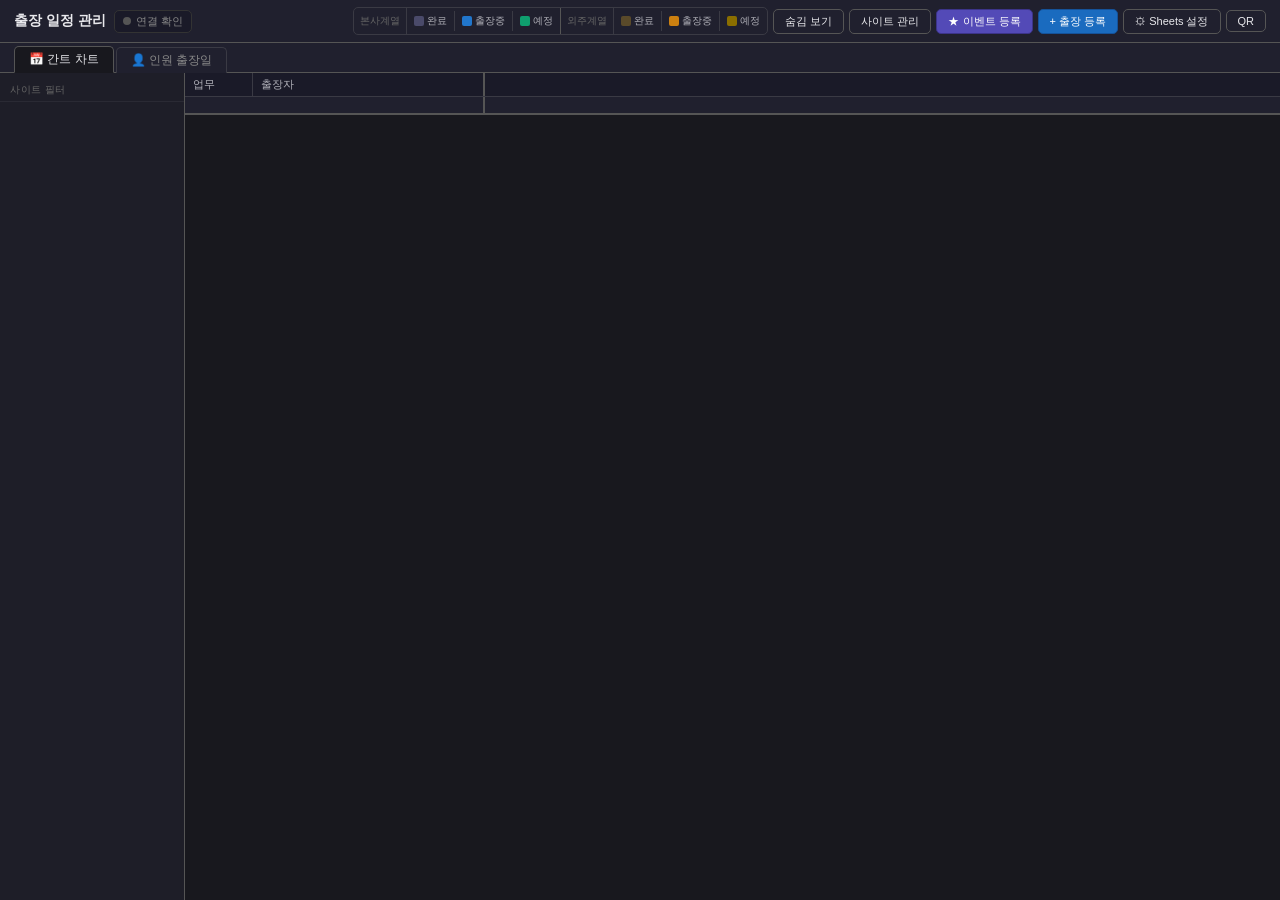
<file: old/index.html>
<!DOCTYPE html>
<html lang="ko">
<head>
<meta charset="UTF-8">
<meta name="viewport" content="width=device-width,initial-scale=1.0">
<title>출장 일정 관리</title>
<meta name="description" content="Vision 현장 출장 일정 & 인원 출장일 관리">
<link rel="stylesheet" href="style.css">
</head>
<body>
<div class="app">
  <div class="topbar">
    <div style="display:flex;align-items:center;gap:8px">
      <span class="ttl">출장 일정 관리</span>
      <div class="conn-dot" id="connStatus" onclick="checkConn()" title="클릭하면 연결 상태 확인">
        <div class="conn-led" id="connLed"></div>
        <span id="connTxt">연결 확인</span>
      </div>
    </div>
    <div class="tright" id="topbarRight">
      <!-- 간트 탭 전용 버튼 -->
      <div id="ganttTools" style="display:flex;gap:5px;align-items:center;flex-wrap:wrap">
        <div class="leg">
          <div class="legg">
            <span class="legl">본사계열</span>
            <div class="legi"><div class="legd" style="background:#4a4a6a"></div>완료</div>
            <div class="legi"><div class="legd" style="background:#2176cc"></div>출장중</div>
            <div class="legi"><div class="legd" style="background:#0f9e6e"></div>예정</div>
          </div>
          <div class="legs"></div>
          <div class="legg">
            <span class="legl">외주계열</span>
            <div class="legi"><div class="legd" style="background:#5a4a2a"></div>완료</div>
            <div class="legi"><div class="legd" style="background:#cc8010"></div>출장중</div>
            <div class="legi" style="border-right:none"><div class="legd" style="background:#8a6e00"></div>예정</div>
          </div>
        </div>
        <button class="btn" id="btnHidden" onclick="toggleShowHidden()">숨김 보기</button>
        <button class="btn" onclick="openModal('site')">사이트 관리</button>
        <button class="btn ev" onclick="openModal('event')">★ 이벤트 등록</button>
        <button class="btn pri" onclick="openModal('schedule')">+ 출장 등록</button>
      </div>
      <!-- 공통 버튼 -->
      <button class="btn" onclick="openSheetsSettings()">⚙ Sheets 설정</button>
      <button class="btn" onclick="showQR()" title="이 페이지 QR 코드">QR</button>
    </div>
  </div>
  <!-- 탭 바 -->
  <div class="tab-bar">
    <div class="tab-nav">
      <button class="tab-btn on" id="tab_gantt" onclick="switchTab('gantt')">📅 간트 차트</button>
      <button class="tab-btn" id="tab_person" onclick="switchTab('person')">👤 인원 출장일</button>
    </div>
  </div>
  <!-- 간트 탭 -->
  <div class="content" id="view_gantt">
    <div class="sidebar">
      <div class="sbhead"><span class="slbl">사이트 필터</span></div>
      <div class="sbody" id="siteList"></div>
    </div>
    <div class="main">
      <div class="gscroll" id="gscroll">
        <div class="gwrap" id="gwrap">
          <div class="ghrow">
            <div class="ghinner">
              <div class="ghfixed">
                <div class="ghc" style="width:68px;min-width:68px;max-width:68px">업무</div>
                <div class="ghc">출장자</div>
              </div>
              <div class="ghtl" id="ghTl"></div>
            </div>
            <div class="ghdb">
              <div class="ghdbf"></div>
              <div class="ghdbt" id="ghDb"></div>
            </div>
          </div>
          <div id="gbody"></div>
        </div>
      </div>
    </div>
  </div>
  <!-- 인원 출장일 탭 -->
  <div class="content" id="view_person" style="display:none">
    <div class="pm-wrap" id="pmWrap">
      <!-- JS로 렌더 -->
    </div>
  </div>
</div>
<div id="mc"></div>

<script src="script.js"></script>
</body>
</html>
</file>
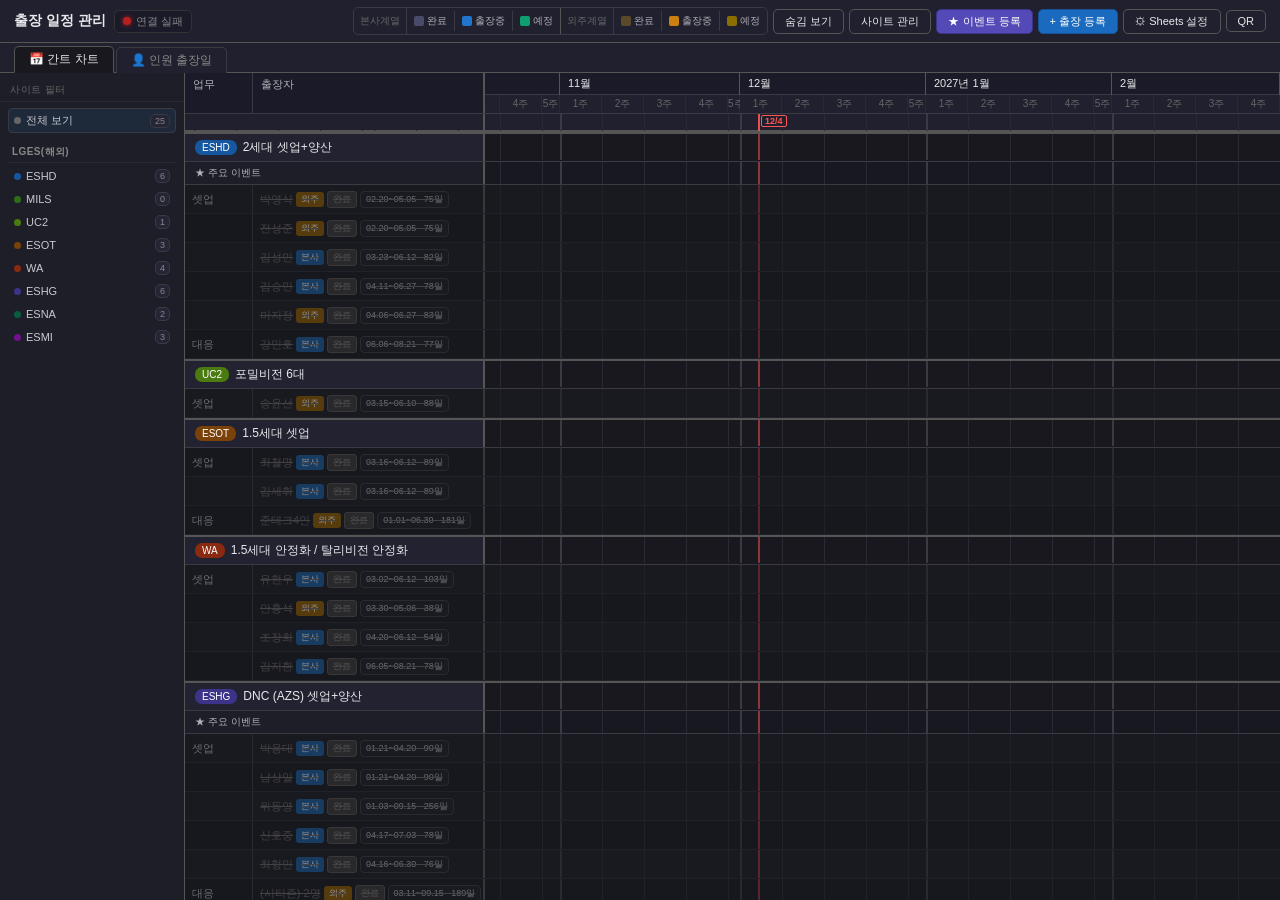
<file: Backup/0513/index.html>
<!DOCTYPE html>
<html lang="ko">
<head>
  <meta charset="UTF-8">
  <meta name="viewport" content="width=device-width,initial-scale=1.0">
  <title>출장 일정 관리</title>
  <meta name="description" content="Vision 현장 출장 일정 & 인원 출장일 관리">
  <link rel="stylesheet" href="style.css">
</head>
<body>
  <div class="app">
    <div class="topbar">
      <div style="display:flex;align-items:center;gap:8px">
        <span class="ttl">출장 일정 관리</span>
        <div class="conn-dot" id="connStatus" onclick="checkConn()" title="클릭하면 연결 상태 확인">
          <div class="conn-led" id="connLed"></div>
          <span id="connTxt">연결 확인</span>
        </div>
      </div>
      <div class="tright" id="topbarRight">
        <div id="ganttTools" style="display:flex;gap:5px;align-items:center;flex-wrap:wrap">
          <div class="leg">
            <div class="legg">
              <span class="legl">본사계열</span>
              <div class="legi"><div class="legd" style="background:#4a4a6a"></div>완료</div>
              <div class="legi"><div class="legd" style="background:#2176cc"></div>출장중</div>
              <div class="legi"><div class="legd" style="background:#0f9e6e"></div>예정</div>
            </div>
            <div class="legs"></div>
            <div class="legg">
              <span class="legl">외주계열</span>
              <div class="legi"><div class="legd" style="background:#5a4a2a"></div>완료</div>
              <div class="legi"><div class="legd" style="background:#cc8010"></div>출장중</div>
              <div class="legi" style="border-right:none"><div class="legd" style="background:#8a6e00"></div>예정</div>
            </div>
          </div>
          <button class="btn" id="btnHidden" onclick="toggleShowHidden()">숨김 보기</button>
          <button class="btn" onclick="openModal('site')">사이트 관리</button>
          <button class="btn ev" onclick="openModal('event')">★ 이벤트 등록</button>
          <button class="btn pri" onclick="openModal('schedule')">+ 출장 등록</button>
        </div>
        <button class="btn" onclick="openSheetsSettings()">⚙ Sheets 설정</button>
        <button class="btn" onclick="showQR()" title="이 페이지 QR 코드">QR</button>
      </div>
    </div>
    <div class="tab-bar">
      <div class="tab-nav">
        <button class="tab-btn on" id="tab_gantt" onclick="switchTab('gantt')">📅 간트 차트</button>
        <button class="tab-btn" id="tab_person" onclick="switchTab('person')">👤 인원 출장일</button>
      </div>
    </div>
    <div class="content" id="view_gantt">
      <div class="sidebar">
        <div class="sbhead"><span class="slbl">사이트 필터</span></div>
        <div class="sbody" id="siteList"></div>
      </div>
      <div class="main">
        <div class="gscroll" id="gscroll">
          <div class="gwrap" id="gwrap">
            <div class="ghrow">
              <div class="ghinner">
                <div class="ghfixed">
                  <div class="ghc" style="width:68px;min-width:68px;max-width:68px">업무</div>
                  <div class="ghc">출장자</div>
                </div>
                <div class="ghtl" id="ghTl"></div>
              </div>
              <div class="ghdb">
                <div class="ghdbf"></div>
                <div class="ghdbt" id="ghDb"></div>
              </div>
            </div>
            <div id="gbody"></div>
          </div>
        </div>
      </div>
    </div>
    <div class="content" id="view_person" style="display:none">
      <div class="pm-wrap" id="pmWrap">
        </div>
    </div>
  </div>
  <div id="mc"></div>

  <script src="data.js"></script>
  <script src="script.js"></script>
</body>
</html>
</file>
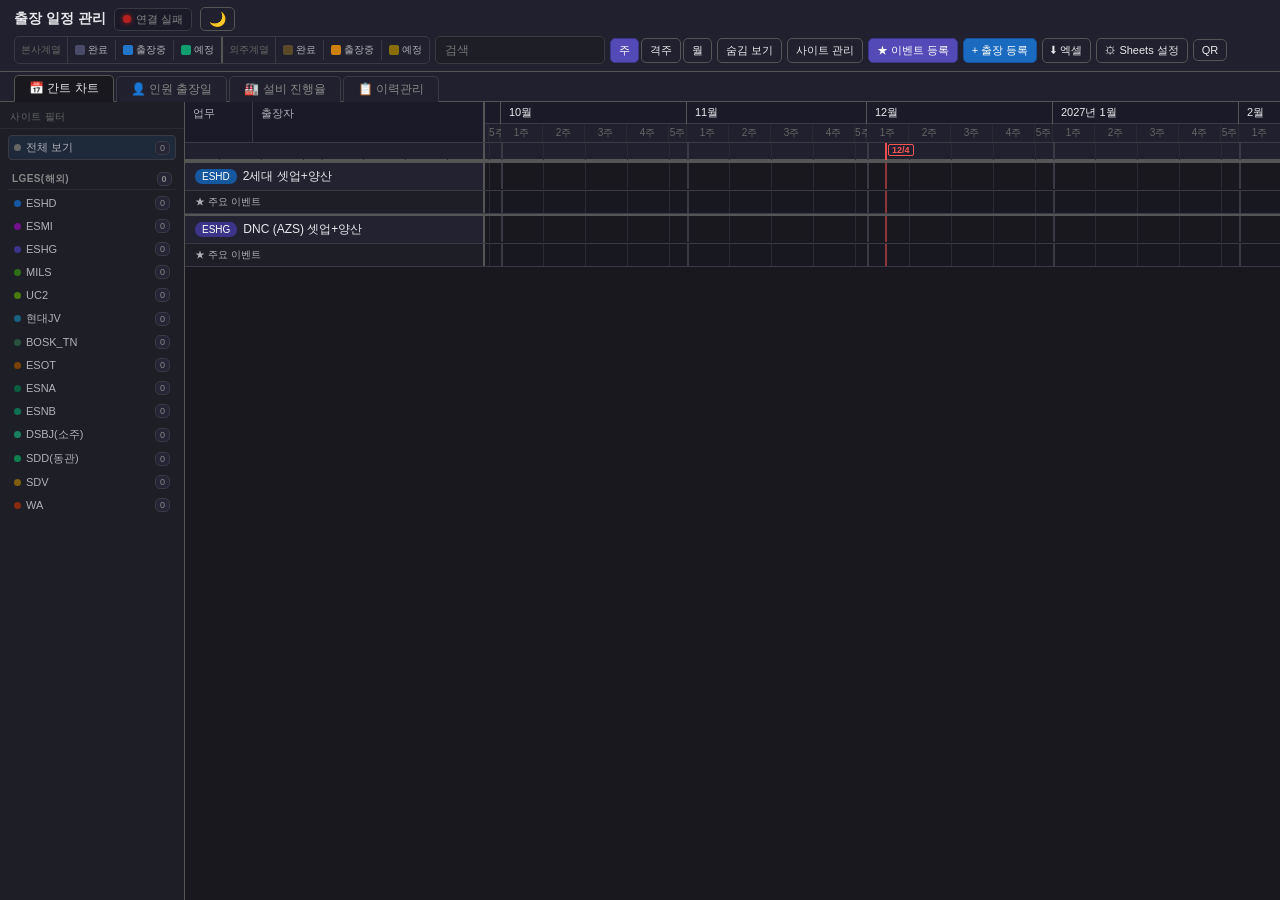
<file: Backup/260604 이력관리 메인 UI 변경 전/index.html>
<!DOCTYPE html>
<html lang="ko" data-theme="dark">
<head>
  <meta charset="UTF-8">
  <meta name="viewport" content="width=device-width,initial-scale=1.0">
  <title>출장 일정 관리</title>
  <meta name="description" content="Vision 현장 출장 일정 & 인원 출장일 관리">
  <meta name="format-detection" content="date=no,telephone=no,address=no">
  <script>
    (function(){var t=localStorage.getItem('trip_theme');if(t)document.documentElement.setAttribute('data-theme',t);})();
  </script>
  <link rel="stylesheet" href="style.css">
</head>
<body>
  <div class="app">
    <div class="topbar">
      <div style="display:flex;align-items:center;gap:8px">
        <span class="ttl">출장 일정 관리</span>
        <div class="conn-dot" id="connStatus" onclick="checkConn()" title="클릭하면 연결 상태 확인">
          <div class="conn-led" id="connLed"></div>
          <span id="connTxt">연결 확인</span>
        </div>
        <button class="sidebar-toggle" id="themeToggle" onclick="toggleTheme()" title="다크/라이트 모드 전환">🌙</button>
      </div>
      <div class="tright" id="topbarRight">
        <div id="ganttTools" style="display:flex;gap:5px;align-items:center;flex-wrap:nowrap">
          <button class="mobile-only sidebar-toggle" onclick="openSidebar('gantt')" title="사이트 필터">☰</button>
          <div class="leg">
            <div class="legg">
              <span class="legl">본사계열</span>
              <div class="legi"><div class="legd" style="background:#4a4a6a"></div>완료</div>
              <div class="legi"><div class="legd" style="background:#2176cc"></div>출장중</div>
              <div class="legi"><div class="legd" style="background:#0f9e6e"></div>예정</div>
            </div>
            <div class="legs"></div>
            <div class="legg">
              <span class="legl">외주계열</span>
              <div class="legi"><div class="legd" style="background:#5a4a2a"></div>완료</div>
              <div class="legi"><div class="legd" style="background:#cc8010"></div>출장중</div>
              <div class="legi" style="border-right:none"><div class="legd" style="background:#8a6e00"></div>예정</div>
            </div>
          </div>
          <input type="text" id="ganttSearchInput" class="gantt-search" placeholder="검색" oninput="ganttSearch(this.value)" autocomplete="off" autocorrect="off" spellcheck="false">
          <div style="display:flex;gap:2px">
            <button class="btn active" id="zoomBtn_week" onclick="setGanttZoom('week')">주</button>
            <button class="btn" id="zoomBtn_biweek" onclick="setGanttZoom('biweek')">격주</button>
            <button class="btn" id="zoomBtn_month" onclick="setGanttZoom('month')">월</button>
          </div>
          <button class="btn" id="btnHidden" onclick="toggleShowHidden()">숨김 보기</button>
          <button class="btn" onclick="openModal('site')">사이트 관리</button>
          <button class="btn ev" onclick="openModal('event')">★ 이벤트 등록</button>
          <button class="btn pri" onclick="openModal('schedule')">+ 출장 등록</button>
        </div>
        <div id="visionTools" style="display:none;gap:5px;align-items:center;flex-wrap:wrap">
          <button class="btn" id="btnVisionTplEdit" onclick="toggleVisionTemplateEdit()">템플릿 편집</button>
          <button class="btn" onclick="openVisionImport()">진행율 가져오기</button>
          <button class="btn" onclick="refreshVisionFromSheets(false)" title="Sheets에서 지금 바로 최신 이력관리 데이터를 가져옵니다">⟳ 동기화</button>
          <span style="display:inline-block;width:1px;height:16px;background:#3a3a44;flex-shrink:0"></span>
          <button class="btn" onclick="openViColumnSettings()">열 설정</button>
          <button class="btn" onclick="openVisionCsvTemplate()" title="빈 양식 CSV 다운로드 (일괄 입력용)">CSV 양식</button>
          <button class="btn" onclick="exportVisionCSV()">CSV 내보내기</button>
          <button class="btn" onclick="openVisionCsvImport()">CSV 가져오기</button>
          <input type="file" id="viCsvFileInput" accept=".csv" style="display:none" onchange="handleVisionCsvFile(this)">
        </div>
        <div id="equipTools" style="display:none;gap:5px;align-items:center;flex-wrap:wrap">
          <button class="btn" onclick="collapseAllEquip()">접기 전체</button>
          <button class="btn" onclick="expandAllEquip()">펼치기 전체</button>
          <button class="btn" id="btnEquipEdit" onclick="toggleEquipEdit()">수정 모드</button>
          <button class="btn" id="btnAddEquipSite" onclick="openAddEquipSite()" style="display:none">+ 사이트</button>
          <button class="btn" id="btnAddEquipProject" onclick="openAddEquipProject()" style="display:none">+ 프로젝트</button>
          <button class="btn" id="btnAddEquipUnit" onclick="openAddEquipUnit()" style="display:none">+ 호기</button>
          <button class="btn warn" id="btnAddEquipItem" onclick="openAddEquipItem()" style="display:none">+ 항목</button>
        </div>
        <button class="btn" onclick="downloadExcel()">⬇ 엑셀</button>
        <button class="btn" onclick="openSheetsSettings()">⚙ Sheets 설정</button>
        <button class="btn" onclick="showQR()" title="이 페이지 QR 코드">QR</button>
      </div>
    </div>
    <div class="tab-bar">
      <div class="tab-nav">
        <button class="tab-btn on" id="tab_gantt" onclick="switchTab('gantt')">📅 간트 차트</button>
        <button class="tab-btn" id="tab_person" onclick="switchTab('person')">👤 인원 출장일</button>
        <button class="tab-btn" id="tab_equip" onclick="switchTab('equip')">🏭 설비 진행율</button>
        <button class="tab-btn" id="tab_vision" onclick="switchTab('vision')">📋 이력관리</button>
      </div>
    </div>
    <div class="content" id="view_gantt">
      <div class="sidebar" id="ganttSidebar">
        <div class="sbhead" style="display:flex;align-items:center;justify-content:space-between">
          <span class="slbl">사이트 필터</span>
          <button class="mobile-only sidebar-toggle" onclick="closeSidebar('gantt')" title="닫기" style="font-size:11px;padding:2px 6px">✕</button>
        </div>
        <div class="sbody" id="siteList"></div>
      </div>
      <div class="main">
        <div class="gscroll" id="gscroll">
          <div class="gwrap" id="gwrap">
            <div class="ghrow">
              <div class="ghinner">
                <div class="ghfixed">
                  <div class="ghc" style="width:68px;min-width:68px;max-width:68px">업무</div>
                  <div class="ghc">출장자</div>
                </div>
                <div class="ghtl" id="ghTl"></div>
              </div>
              <div class="ghdb">
                <div class="ghdbf"></div>
                <div class="ghdbt" id="ghDb"></div>
              </div>
            </div>
            <div id="gbody"></div>
          </div>
        </div>
      </div>
    </div>
    <div class="content" id="view_person" style="display:none">
      <div class="pm-wrap" id="pmWrap">
        </div>
    </div>
    <div class="content" id="view_equip" style="display:none">
      <div class="sidebar" id="equipSidebar"></div>
      <div class="main" style="overflow:hidden;display:flex;flex-direction:column">
        <div id="eqSummary"></div>
        <div class="eq-scroll" id="eqScroll">
          <div id="eqGrid"></div>
        </div>
      </div>
    </div>
    <div class="content" id="view_vision" style="display:none">
      <div class="sidebar vi-sidebar" id="visionSidebar"></div>
      <div class="main" id="visionMain" style="overflow:hidden;display:flex;flex-direction:column"></div>
    </div>
  </div>
  <div id="mc"></div>

  <script src="data.js"></script>
  <script src="app.js"></script>
  <script src="gantt.js"></script>
  <script src="modals.js"></script>
  <script src="person.js"></script>
  <script src="equip.js"></script>
  <script src="vision.js"></script>
  <script src="export.js"></script>
</body>
</html>
</file>
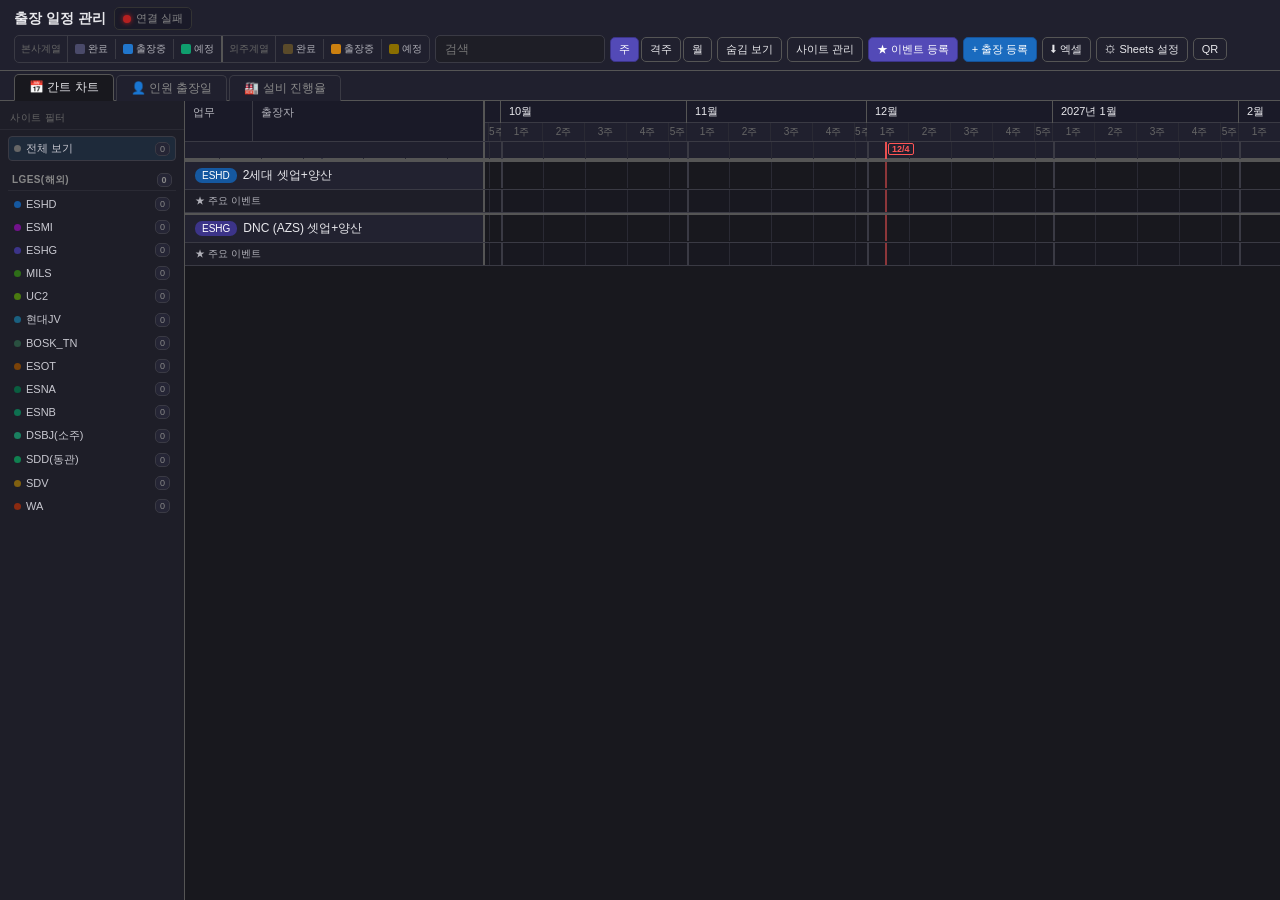
<file: old/20260601 script.js 분리 작업 전/index.html>
<!DOCTYPE html>
<html lang="ko">
<head>
  <meta charset="UTF-8">
  <meta name="viewport" content="width=device-width,initial-scale=1.0">
  <title>출장 일정 관리</title>
  <meta name="description" content="Vision 현장 출장 일정 & 인원 출장일 관리">
  <meta name="format-detection" content="date=no,telephone=no,address=no">
  <link rel="stylesheet" href="style.css">
</head>
<body>
  <div class="app">
    <div class="topbar">
      <div style="display:flex;align-items:center;gap:8px">
        <span class="ttl">출장 일정 관리</span>
        <div class="conn-dot" id="connStatus" onclick="checkConn()" title="클릭하면 연결 상태 확인">
          <div class="conn-led" id="connLed"></div>
          <span id="connTxt">연결 확인</span>
        </div>
      </div>
      <div class="tright" id="topbarRight">
        <div id="ganttTools" style="display:flex;gap:5px;align-items:center;flex-wrap:nowrap">
          <div class="leg">
            <div class="legg">
              <span class="legl">본사계열</span>
              <div class="legi"><div class="legd" style="background:#4a4a6a"></div>완료</div>
              <div class="legi"><div class="legd" style="background:#2176cc"></div>출장중</div>
              <div class="legi"><div class="legd" style="background:#0f9e6e"></div>예정</div>
            </div>
            <div class="legs"></div>
            <div class="legg">
              <span class="legl">외주계열</span>
              <div class="legi"><div class="legd" style="background:#5a4a2a"></div>완료</div>
              <div class="legi"><div class="legd" style="background:#cc8010"></div>출장중</div>
              <div class="legi" style="border-right:none"><div class="legd" style="background:#8a6e00"></div>예정</div>
            </div>
          </div>
          <input type="text" id="ganttSearchInput" class="gantt-search" placeholder="검색" oninput="ganttSearch(this.value)" autocomplete="off" autocorrect="off" spellcheck="false">
          <div style="display:flex;gap:2px">
            <button class="btn active" id="zoomBtn_week" onclick="setGanttZoom('week')">주</button>
            <button class="btn" id="zoomBtn_biweek" onclick="setGanttZoom('biweek')">격주</button>
            <button class="btn" id="zoomBtn_month" onclick="setGanttZoom('month')">월</button>
          </div>
          <button class="btn" id="btnHidden" onclick="toggleShowHidden()">숨김 보기</button>
          <button class="btn" onclick="openModal('site')">사이트 관리</button>
          <button class="btn ev" onclick="openModal('event')">★ 이벤트 등록</button>
          <button class="btn pri" onclick="openModal('schedule')">+ 출장 등록</button>
        </div>
        <div id="equipTools" style="display:none;gap:5px;align-items:center;flex-wrap:wrap">
          <button class="btn" onclick="collapseAllEquip()">접기 전체</button>
          <button class="btn" onclick="expandAllEquip()">펼치기 전체</button>
          <button class="btn" id="btnEquipEdit" onclick="toggleEquipEdit()">수정 모드</button>
          <button class="btn" id="btnAddEquipSite" onclick="openAddEquipSite()" style="display:none">+ 사이트</button>
          <button class="btn" id="btnAddEquipProject" onclick="openAddEquipProject()" style="display:none">+ 프로젝트</button>
          <button class="btn" id="btnAddEquipUnit" onclick="openAddEquipUnit()" style="display:none">+ 호기</button>
          <button class="btn warn" id="btnAddEquipItem" onclick="openAddEquipItem()" style="display:none">+ 항목</button>
        </div>
        <button class="btn" onclick="downloadExcel()">⬇ 엑셀</button>
        <button class="btn" onclick="openSheetsSettings()">⚙ Sheets 설정</button>
        <button class="btn" onclick="showQR()" title="이 페이지 QR 코드">QR</button>
      </div>
    </div>
    <div class="tab-bar">
      <div class="tab-nav">
        <button class="tab-btn on" id="tab_gantt" onclick="switchTab('gantt')">📅 간트 차트</button>
        <button class="tab-btn" id="tab_person" onclick="switchTab('person')">👤 인원 출장일</button>
        <button class="tab-btn" id="tab_equip" onclick="switchTab('equip')">🏭 설비 진행율</button>
      </div>
    </div>
    <div class="content" id="view_gantt">
      <div class="sidebar">
        <div class="sbhead"><span class="slbl">사이트 필터</span></div>
        <div class="sbody" id="siteList"></div>
      </div>
      <div class="main">
        <div class="gscroll" id="gscroll">
          <div class="gwrap" id="gwrap">
            <div class="ghrow">
              <div class="ghinner">
                <div class="ghfixed">
                  <div class="ghc" style="width:68px;min-width:68px;max-width:68px">업무</div>
                  <div class="ghc">출장자</div>
                </div>
                <div class="ghtl" id="ghTl"></div>
              </div>
              <div class="ghdb">
                <div class="ghdbf"></div>
                <div class="ghdbt" id="ghDb"></div>
              </div>
            </div>
            <div id="gbody"></div>
          </div>
        </div>
      </div>
    </div>
    <div class="content" id="view_person" style="display:none">
      <div class="pm-wrap" id="pmWrap">
        </div>
    </div>
    <div class="content" id="view_equip" style="display:none">
      <div class="sidebar" id="equipSidebar"></div>
      <div class="main" style="overflow:hidden;display:flex;flex-direction:column">
        <div id="eqSummary"></div>
        <div class="eq-scroll" id="eqScroll">
          <div id="eqGrid"></div>
        </div>
      </div>
    </div>
  </div>
  <div id="mc"></div>

  <script src="data.js"></script>
  <script src="script.js"></script>
</body>
</html>
</file>
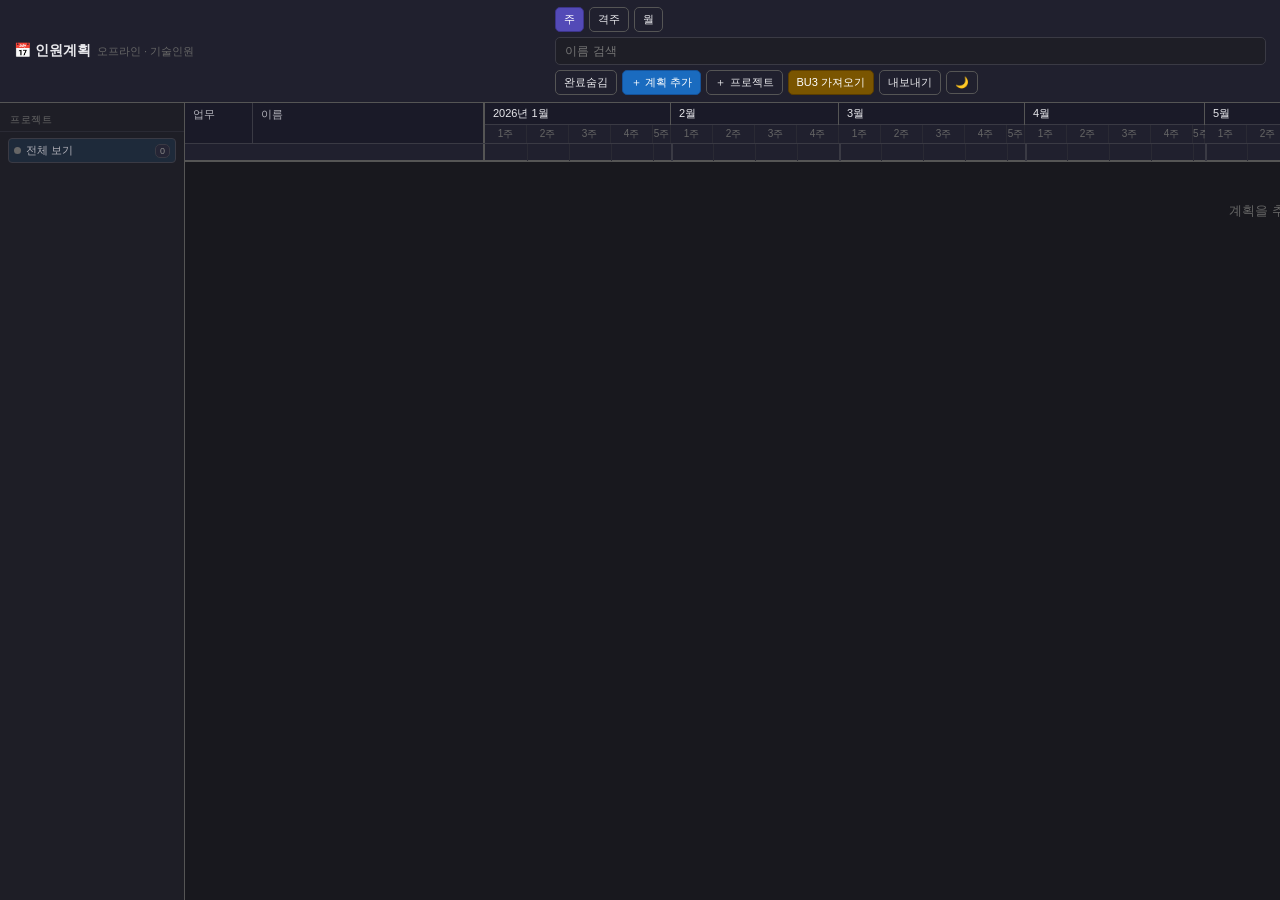
<file: gantt_offline.html>
<!DOCTYPE html>
<html lang="ko">
<head>
<meta charset="UTF-8">
<meta name="viewport" content="width=device-width,initial-scale=1">
<title>인원계획 간트 차트</title>
<style>
/* ═══ CSS 변수 (다크/라이트) ═══ */
:root {
  --bg-base:#18181e;--bg-panel:#20202e;--bg-alt:#1a1a28;--bg-input:#1e1e26;
  --bg-deep:#141420;--bg-hover:#252535;--bg-sel:#1e2a3a;
  --bg-even:#1c1c24;--bg-odd:#181820;--bg-grp:#222230;
  --bd-strong:#555;--bd-main:#3a3a44;--bd-light:#2a2a34;--bd-subtle:#232330;
  --tx-primary:#e8e8ec;--tx-second:#b0b0b8;--tx-muted:#909090;--tx-dim:#888;--tx-faint:#666;
  --overlay:rgba(0,0,0,.65);
}
[data-theme="light"] {
  --bg-base:#f4f4f8;--bg-panel:#ffffff;--bg-alt:#eeeef5;--bg-input:#ffffff;
  --bg-deep:#e8e8f0;--bg-hover:#e4e4ef;--bg-sel:#d0e4f4;
  --bg-even:#f8f8fc;--bg-odd:#f4f4f8;--bg-grp:#ebebf4;
  --bd-strong:#b0b0c0;--bd-main:#ccccda;--bd-light:#d8d8e8;--bd-subtle:#e4e4f0;
  --tx-primary:#1a1a2e;--tx-second:#4a4a64;--tx-muted:#7070a0;--tx-dim:#9090b8;--tx-faint:#aaaacc;
  --overlay:rgba(0,0,0,.3);
}
/* ═══ 기본 ═══ */
*{box-sizing:border-box;margin:0;padding:0}
html,body{height:100%;overflow:hidden;background:var(--bg-base)}
body{font-family:-apple-system,BlinkMacSystemFont,'Segoe UI',sans-serif;font-size:13px;color:var(--tx-primary)}
.app{position:fixed;inset:0;display:flex;flex-direction:column;background:var(--bg-base)}
/* ═══ 상단바 ═══ */
.topbar{flex-shrink:0;display:flex;align-items:center;justify-content:space-between;padding:7px 14px;border-bottom:1.5px solid var(--bd-strong);background:var(--bg-panel);flex-wrap:wrap;gap:5px}
.ttl{font-size:14px;font-weight:600;color:var(--tx-primary);white-space:nowrap}
.ttl-sub{font-size:11px;color:var(--tx-faint);margin-left:6px;font-weight:400}
.tright{display:flex;gap:5px;align-items:center;flex-wrap:wrap}
/* ═══ 버튼 ═══ */
.btn{padding:4px 8px;font-size:11px;border:1px solid var(--bd-strong);border-radius:5px;cursor:pointer;background:transparent;color:var(--tx-primary);transition:background .15s;white-space:nowrap}
.btn:hover{background:var(--bg-hover)}
.btn.pri{background:#1a6bbf;color:#fff;border-color:#155299}.btn.pri:hover{background:#155299}
.btn.sm{padding:2px 6px;font-size:10px}
.btn.red{background:#b52020;color:#fff;border-color:#7a1010}.btn.red:hover{background:#8a1010}
.btn.active{background:#534AB7;color:#fff;border-color:#3C3489}
.btn.warn{background:#7a5500;color:#fff;border-color:#5a3d00}
/* ═══ 레이아웃 ═══ */
.content{display:flex;flex:1;min-height:0;overflow:hidden}
.sidebar{width:185px;min-width:185px;flex-shrink:0;border-right:1.5px solid var(--bd-strong);background:var(--bg-input);overflow-y:auto;display:flex;flex-direction:column}
.sbhead{padding:8px 10px 4px;border-bottom:1px solid var(--bd-light)}
.slbl{font-size:10px;font-weight:500;color:var(--tx-faint);text-transform:uppercase;letter-spacing:.05em}
.sbody{padding:6px 8px;flex:1}
.sit{display:flex;align-items:center;padding:3px 5px;border-radius:4px;cursor:pointer;border:1px solid transparent;margin-bottom:1px}
.sit:hover{background:var(--bg-hover)}.sit.on{background:var(--bg-sel);border-color:var(--bd-main)}
.sit-all{display:flex;align-items:center;padding:4px 5px;border-radius:4px;cursor:pointer;border:1px solid transparent;margin-bottom:6px}
.sit-all:hover{background:var(--bg-hover)}.sit-all.on{background:var(--bg-sel);border-color:var(--bd-main)}
.sdot{width:7px;height:7px;border-radius:50%;margin-right:5px;flex-shrink:0}
.sname{flex:1;font-size:11px;color:var(--tx-second);white-space:nowrap;overflow:hidden;text-overflow:ellipsis}
.scnt{font-size:9px;padding:1px 4px;border-radius:5px;background:var(--bg-hover);color:var(--tx-dim);border:1px solid var(--bd-main);flex-shrink:0}
.main{flex:1;min-width:0;display:flex;flex-direction:column;overflow:hidden}
/* ═══ 간트 헤더 ═══ */
.gscroll{flex:1;overflow:auto;-webkit-overflow-scrolling:touch}
.gwrap{display:inline-block;min-width:100%}
.ghrow{display:flex;flex-direction:column;position:sticky;top:0;z-index:30;border-bottom:2px solid var(--bd-strong);background:var(--bg-alt)}
.ghinner{display:flex}
.ghfixed{width:300px;min-width:300px;flex-shrink:0;display:flex;border-right:2px solid var(--bd-strong);position:sticky;left:0;z-index:35;background:var(--bg-alt)}
.ghc{flex:1;padding:4px 8px;font-size:11px;font-weight:500;color:var(--tx-second);border-right:1px solid var(--bd-main)}
.ghc:last-child{border-right:none}
.ghtl{display:flex;flex:1}
.ghmb{display:flex;flex-direction:column;border-right:1.5px solid var(--bd-strong);flex-shrink:0}
.ghmn{padding:3px 8px;font-size:11px;font-weight:500;color:var(--tx-primary);border-bottom:1px solid var(--bd-main);background:var(--bg-alt);white-space:nowrap}
.ghwks{display:flex}
.ghwk{font-size:10px;color:var(--tx-faint);padding:2px 0;border-right:1px solid var(--bd-light);text-align:center;white-space:nowrap;flex-shrink:0;background:var(--bg-panel)}
.ghdb{display:flex;height:17px;border-top:1px solid var(--bd-main);background:var(--bg-panel)}
.ghdbf{width:300px;min-width:300px;flex-shrink:0;border-right:2px solid var(--bd-strong);position:sticky;left:0;z-index:35;background:var(--bg-panel)}
.ghdbt{flex:1;position:relative;height:17px}
.tdln{position:absolute;top:0;bottom:0;width:2px;background:#ff5555;opacity:.9;z-index:9;pointer-events:none}
.tdlb{position:absolute;top:1px;font-size:9px;font-weight:600;color:#ff5555;white-space:nowrap;z-index:10;padding:0 3px;border-radius:2px;background:var(--bg-panel);border:1px solid #ff5555}
/* ═══ 간트 행 ═══ */
.grprow{display:flex;align-items:stretch;border-top:2px solid var(--bd-strong);border-bottom:1px solid var(--bd-main)}
.grpfix{width:300px;min-width:300px;flex-shrink:0;padding:5px 10px;display:flex;align-items:center;gap:6px;border-right:2px solid var(--bd-strong);background:var(--bg-grp);position:sticky;left:0;z-index:20}
.grpbadge{font-size:10px;font-weight:500;padding:2px 7px;border-radius:7px;color:#fff;white-space:nowrap;flex-shrink:0}
.grpname{font-size:12px;font-weight:500;color:var(--tx-primary);flex:1;white-space:nowrap;overflow:hidden;text-overflow:ellipsis;min-width:0}
.grptl{flex:1;position:relative;height:26px}
.evrow{display:flex;align-items:stretch;border-bottom:1px solid var(--bd-main)}
.evfix{width:300px;min-width:300px;flex-shrink:0;border-right:2px solid var(--bd-strong);display:flex;align-items:center;padding:0 10px;font-size:10px;font-weight:500;color:var(--tx-second);position:sticky;left:0;z-index:20;background:var(--bg-input)}
.evtl{flex:1;position:relative;height:22px;background:var(--bg-odd)}
.grow{display:flex;align-items:stretch;border-bottom:1px solid var(--bd-light)}
.grow.even{background:var(--bg-even)}.grow.odd{background:var(--bg-odd)}
.grow:hover{background:var(--bg-sel)!important}.grow:hover .gfix{background:var(--bg-sel)!important}
.grow.done{opacity:.55}.grow.done .gperson{text-decoration:line-through;color:var(--tx-faint)}
.gfix{width:300px;min-width:300px;flex-shrink:0;display:flex;border-right:2px solid var(--bd-strong);align-items:center;position:sticky;left:0;z-index:20}
.grow.even .gfix{background:var(--bg-even)}.grow.odd .gfix{background:var(--bg-odd)}
.gtask{width:68px;min-width:68px;padding:0 7px;font-size:11px;color:var(--tx-second);border-right:1px solid var(--bd-main);height:100%;display:flex;align-items:center}
.gperson{flex:1;padding:0 7px;font-size:11px;color:var(--tx-primary);white-space:nowrap;overflow:hidden;text-overflow:ellipsis;display:flex;align-items:center;gap:3px}
.gbadge{font-size:9px;padding:1px 5px;border-radius:4px;white-space:nowrap;flex-shrink:0;background:var(--bg-input);color:var(--tx-second);border:1px solid var(--bd-main)}
.gtl{flex:1;position:relative;height:28px;min-height:28px}
.done-badge{font-size:9px;padding:1px 5px;border-radius:3px;background:var(--bg-hover);color:var(--tx-dim);border:1px solid var(--bd-strong);white-space:nowrap;flex-shrink:0}
.type-badge{font-size:9px;padding:1px 5px;border-radius:3px;color:#fff;white-space:nowrap;flex-shrink:0}
/* ═══ 그리드/바 ═══ */
.gl{position:absolute;top:0;bottom:0;width:1px;pointer-events:none;z-index:1;background:var(--bd-light)}
.gl.mo{background:var(--bd-main);width:1.5px}
.tlnb{position:absolute;top:0;bottom:0;width:2px;background:#ff5555;opacity:.5;z-index:8;pointer-events:none}
.bar{position:absolute;height:18px;top:5px;border-radius:3px;display:flex;align-items:center;cursor:pointer;z-index:6;box-shadow:0 1px 3px rgba(0,0,0,.3);overflow:visible}
.bar:hover{opacity:.82}
/* 기술(tech) 바 색상 */
.bar-tech-done{background:#2a4a6a}.bar-tech-going{background:#1a7acc}.bar-tech-plan{background:#0f9e6e}
/* 기존 데이터 호환 (본사/외주) */
.bar-hq-done{background:#4a4a6a}.bar-hq-going{background:#2176cc}.bar-hq-plan{background:#0f9e6e}
.bar-out-done{background:#5a4a2a}.bar-out-going{background:#cc8010}.bar-out-plan{background:#8a6e00}
.barlbl{position:sticky;left:302px;display:inline-flex;align-items:center;font-size:10px;font-weight:500;color:#fff;white-space:nowrap;height:100%;pointer-events:none;z-index:7;padding:0 7px;text-shadow:0 1px 2px rgba(0,0,0,.5)}
/* ═══ 이벤트 ═══ */
.evln{position:absolute;top:0;bottom:0;width:2px;z-index:7;pointer-events:none}
.evchip{position:absolute;top:3px;font-size:9px;font-weight:500;padding:1px 5px;border-radius:3px;white-space:nowrap;cursor:pointer;z-index:9;color:#fff;box-shadow:0 1px 3px rgba(0,0,0,.3);overflow:hidden;text-overflow:ellipsis}
.empty{padding:40px;text-align:center;color:var(--tx-faint);font-size:13px}
.empty-hint{font-size:11px;color:var(--tx-faint);margin-top:8px}
/* ═══ 검색 ═══ */
.gantt-search{width:90px;padding:4px 6px;border:1px solid var(--bd-main);border-radius:5px;font-size:11px;background:var(--bg-input);color:var(--tx-primary);outline:none}
.gantt-search:focus{border-color:#1a6bbf}
/* ═══ 모달 ═══ */
.mover{position:fixed;inset:0;z-index:200;display:flex;align-items:center;justify-content:center;background:var(--overlay);backdrop-filter:blur(3px)}
.modal{background:var(--bg-panel);border-radius:10px;border:1.5px solid var(--bd-strong);padding:20px 22px;width:440px;max-width:96vw;max-height:90vh;overflow-y:auto;box-shadow:0 10px 40px rgba(0,0,0,.5)}
.mtit{font-size:14px;font-weight:500;margin-bottom:16px;color:var(--tx-primary)}
.fg{margin-bottom:12px}
.fl{font-size:11px;color:var(--tx-second);margin-bottom:4px;display:block;font-weight:500}
.fr{display:grid;grid-template-columns:1fr 1fr;gap:10px}
input[type=text],input[type=date],select{width:100%;padding:6px 9px;border:1px solid var(--bd-main);border-radius:5px;font-size:12px;outline:none;background:var(--bg-input);color:var(--tx-primary)}
input[type=text]:focus,input[type=date]:focus,select:focus{border-color:#1a6bbf}
select option{background:var(--bg-panel)}
.mfoot{display:flex;justify-content:flex-end;gap:8px;margin-top:16px;padding-top:12px;border-top:1px solid var(--bd-main)}
.crow{display:flex;gap:8px;flex-wrap:wrap;margin-top:4px}
.csw{width:22px;height:22px;border-radius:50%;cursor:pointer;border:2px solid transparent;transition:transform .12s}
.csw.sel{border-color:var(--tx-primary);transform:scale(1.2)}
/* ═══ 정보 배너 ═══ */
.info-banner{flex-shrink:0;padding:6px 14px;background:#1a2a1a;border-bottom:1px solid #2a4a2a;font-size:11px;color:#4aaa70;display:flex;align-items:center;gap:8px}
.info-banner.hidden{display:none}
</style>
</head>
<body data-theme="dark">
<div class="app" id="app">

  <!-- 상단바 -->
  <div class="topbar">
    <div style="display:flex;align-items:center;gap:0">
      <span class="ttl">📅 인원계획</span>
      <span class="ttl-sub">오프라인 · 기술인원</span>
    </div>
    <div class="tright">
      <button class="btn active" id="zoomBtn_week" onclick="setGanttZoom('week')">주</button>
      <button class="btn" id="zoomBtn_biweek" onclick="setGanttZoom('biweek')">격주</button>
      <button class="btn" id="zoomBtn_month" onclick="setGanttZoom('month')">월</button>
      <input class="gantt-search" type="text" placeholder="이름 검색" oninput="ganttSearch(this.value)">
      <button class="btn" id="doneToggleBtn" onclick="toggleShowDone()" title="완료된 일정 표시/숨김">완료숨김</button>
      <button class="btn pri" onclick="openAddPlan()">＋ 계획 추가</button>
      <button class="btn" onclick="openAddProject()">＋ 프로젝트</button>
      <button class="btn warn" onclick="triggerImport()" title="BU3 JSON 백업 파일에서 기술 인원만 가져오기">BU3 가져오기</button>
      <button class="btn" onclick="exportJSON()" title="현재 데이터를 JSON으로 내보내기">내보내기</button>
      <button class="btn" onclick="toggleTheme()" id="themeBtn" title="테마 전환">🌙</button>
    </div>
  </div>

  <!-- 본문 -->
  <div class="content">
    <!-- 사이드바 -->
    <div class="sidebar">
      <div class="sbhead"><span class="slbl">프로젝트</span></div>
      <div class="sbody" id="siteList"></div>
    </div>

    <!-- 간트 메인 -->
    <div class="main">
      <div class="gscroll" id="gscroll">
        <div class="gwrap" id="gwrap">
          <div class="ghrow">
            <div class="ghinner">
              <div class="ghfixed">
                <div class="ghc" style="width:68px;min-width:68px;flex:none">업무</div>
                <div class="ghc">이름</div>
              </div>
              <div class="ghtl" id="ghTl"></div>
            </div>
            <div class="ghdb">
              <div class="ghdbf"></div>
              <div class="ghdbt" id="ghDb"></div>
            </div>
          </div>
          <div id="gbody"></div>
        </div>
      </div>
    </div>
  </div>
</div>

<!-- 계획 추가/편집 모달 -->
<div class="mover" id="planModal" style="display:none" onclick="if(event.target===this)closePlanModal()">
  <div class="modal">
    <div class="mtit" id="planModalTitle">계획 추가</div>
    <div class="fg">
      <span class="fl">이름 *</span>
      <input type="text" id="pName" placeholder="이름 입력" onkeydown="if(event.key==='Enter')savePlan()">
    </div>
    <div class="fg">
      <span class="fl">프로젝트 *</span>
      <select id="pProject"></select>
    </div>
    <div class="fg">
      <span class="fl">업무 구분</span>
      <input type="text" id="pTask" placeholder="예: 셋업, 양산, 유지보수">
    </div>
    <div class="fg">
      <div class="fr">
        <div>
          <span class="fl">시작일 *</span>
          <input type="date" id="pStart">
        </div>
        <div>
          <span class="fl">종료일 *</span>
          <input type="date" id="pEnd">
        </div>
      </div>
    </div>
    <div class="fg">
      <span class="fl">메모</span>
      <input type="text" id="pNote" placeholder="메모 (선택)">
    </div>
    <div class="mfoot">
      <button class="btn red" id="pDelBtn" onclick="deletePlan()" style="display:none;margin-right:auto">삭제</button>
      <button class="btn" onclick="closePlanModal()">취소</button>
      <button class="btn pri" onclick="savePlan()">저장</button>
    </div>
  </div>
</div>

<!-- 프로젝트 추가/편집 모달 -->
<div class="mover" id="projModal" style="display:none" onclick="if(event.target===this)closeProjModal()">
  <div class="modal">
    <div class="mtit" id="projModalTitle">프로젝트 추가</div>
    <div class="fg">
      <span class="fl">프로젝트명 *</span>
      <input type="text" id="projName" placeholder="프로젝트명 입력" onkeydown="if(event.key==='Enter')saveProject()">
    </div>
    <div class="fg">
      <span class="fl">색상</span>
      <div class="crow" id="projColorRow"></div>
    </div>
    <div class="mfoot">
      <button class="btn red" id="projDelBtn" onclick="deleteProject()" style="display:none;margin-right:auto">삭제</button>
      <button class="btn" onclick="closeProjModal()">취소</button>
      <button class="btn pri" onclick="saveProject()">저장</button>
    </div>
  </div>
</div>

<!-- 숨김 파일 입력 (임포트용) -->
<input type="file" id="importInput" accept=".json" style="display:none" onchange="handleImportFile(event)">

<script>
/* ═══ 상수/전역 ═══ */
var TODAY = new Date(); TODAY.setHours(0,0,0,0);
var EVC = [
  {id:'purple',bg:'#534AB7'},{id:'red',bg:'#b52020'},
  {id:'green',bg:'#0f9e6e'},{id:'amber',bg:'#cc8010'},
  {id:'coral',bg:'#b54040'},{id:'blue',bg:'#1a6bbf'}
];
var PROJ_COLORS = [
  '#1a6bbf','#0f9e6e','#cc8010','#b52020','#534AB7',
  '#9e4a0f','#0f7a7a','#8a3ab5','#4a8a20','#2a6a8a',
  '#7a4a10','#1a7a4a'
];
var TYPE_LBL = {tech:'기술',hq:'본사',outsource:'외주',vision:'비전',host:'호스트'};
var TYPE_COLOR = {tech:'#0f9e6e',hq:'#2176cc',outsource:'#cc8010',vision:'#534AB7',host:'#9e4a0f'};

var S = {filterSite:'all', showDone:false, projects:[], schedules:[], events:[]};
var _editPlanId = null;
var _editProjId = null;
var _selProjColor = PROJ_COLORS[0];

/* ═══ 유틸 ═══ */
function pd(s){
  if(!s) return new Date(0);
  var p = s.split('-');
  return new Date(+p[0], +p[1]-1, +p[2]);
}
function dd(a, b){ return Math.round((pd(b) - pd(a)) / 86400000) + 1; }
function fmt(s){ var d=pd(s); return (d.getMonth()+1)+'.'+String(d.getDate()).padStart(2,'0'); }
function todayLbl(){ return (TODAY.getMonth()+1)+'/'+TODAY.getDate(); }
function uid(){ return 'p'+Date.now().toString(36)+Math.random().toString(36).slice(2,5); }
function barCls(sc){
  var t = (sc.type==='hq') ? 'hq' : (sc.type==='outsource') ? 'out' : 'tech';
  var isDone = TODAY > pd(sc.end);
  var isGoing = TODAY >= pd(sc.start) && TODAY <= pd(sc.end);
  var st = isDone ? 'done' : isGoing ? 'going' : 'plan';
  return 'bar-' + t + '-' + st;
}
function todayISO(){
  return TODAY.getFullYear()+'-'+String(TODAY.getMonth()+1).padStart(2,'0')+'-'+String(TODAY.getDate()).padStart(2,'0');
}

/* ═══ 데이터 저장/로드 ═══ */
var LS_KEY = 'gantt_plan_data';
function loadData(){
  try {
    var raw = localStorage.getItem(LS_KEY);
    if(raw){
      var d = JSON.parse(raw);
      S.projects  = d.projects  || [];
      S.schedules = d.schedules || [];
      S.events    = d.events    || [];
    }
  } catch(e) {}
}
function saveData(){
  try {
    localStorage.setItem(LS_KEY, JSON.stringify({
      projects: S.projects, schedules: S.schedules, events: S.events
    }));
  } catch(e) { alert('저장 실패: ' + e.message); }
}

/* ═══ 타임라인 계산 ═══ */
var WPX=42, _months=[], _totPx=0, _sd=null;
var _ganttZoom = 'week';
var _ganttSearch = '';
var WPX_MAP = {'week':42,'biweek':22,'month':12};
var GANTT_TODAY_OFFSET = 300;

function calcRange(){
  /* 기본: 올해 1월 1일 ~ 12월 31일 (인원계획 연간 뷰) */
  var yr = TODAY.getFullYear();
  var minD = new Date(yr, 0, 1);
  var maxD = new Date(yr, 11, 31);
  var all = [];
  S.schedules.forEach(function(s){ all.push(s.start); all.push(s.end); });
  S.events.forEach(function(e){ all.push(e.date); });
  if(all.length){
    var sorted = all.map(function(d){ return pd(d); }).sort(function(a,b){ return a-b; });
    var mn = new Date(sorted[0].getFullYear(), sorted[0].getMonth(), 1);
    var mx = sorted[sorted.length-1];
    var mxE = new Date(mx.getFullYear(), mx.getMonth()+2, 0);
    if(mn < minD) minD = mn;
    if(mxE > maxD) maxD = mxE;
  }
  return { start: minD, end: maxD };
}
function initTL(){
  WPX = WPX_MAP[_ganttZoom] || 42;
  var r = calcRange();
  _sd = new Date(r.start); _sd.setHours(0,0,0,0);
  _months = [];
  var cur = new Date(r.start.getFullYear(), r.start.getMonth(), 1);
  while(cur <= r.end){
    var y=cur.getFullYear(), m=cur.getMonth()+1, days=new Date(y,m,0).getDate();
    _months.push({y:y, m:m, days:days, weeks:Math.ceil(days/7), label:(m===1?y+'년 ':'')+m+'월'});
    cur = new Date(y, m, 1);
  }
  _totPx = Math.round(_months.reduce(function(s,m){ return s+m.days; },0) / 7 * WPX);
}
function d2px(ds){ return Math.round(Math.max(0, Math.round((pd(ds)-_sd)/86400000)) / 7 * WPX); }
function tpx(){
  var y=TODAY.getFullYear(), m=String(TODAY.getMonth()+1).padStart(2,'0'), d=String(TODAY.getDate()).padStart(2,'0');
  return d2px(y+'-'+m+'-'+d);
}
function mPx(mon){ return Math.round(mon.days/7*WPX); }
function wPx(mon, wi){ var s=wi*7+1, e=Math.min(s+6,mon.days); return Math.round((e-s+1)/7*WPX); }

/* ═══ 헤더 렌더 ═══ */
function renderHeader(){
  var tl = document.getElementById('ghTl'); tl.innerHTML = '';
  _months.forEach(function(mon){
    var mpx = mPx(mon);
    var div = document.createElement('div'); div.className='ghmb'; div.style.width=mpx+'px';
    var wkh = '';
    for(var i=0;i<mon.weeks;i++){
      var p = wPx(mon,i);
      wkh += '<div class="ghwk" style="width:'+p+'px;min-width:'+p+'px">'+(i+1)+'주</div>';
    }
    div.innerHTML = '<div class="ghmn">'+mon.label+'</div><div class="ghwks">'+wkh+'</div>';
    tl.appendChild(div);
  });
  var db = document.getElementById('ghDb'); db.innerHTML = '';
  addGrid(db);
  var tp = tpx();
  if(tp >= 0 && tp <= _totPx){
    var ln = document.createElement('div'); ln.className='tdln'; ln.style.left=tp+'px'; db.appendChild(ln);
    var lb = document.createElement('div'); lb.className='tdlb'; lb.style.left=(tp+3)+'px'; lb.textContent=todayLbl(); db.appendChild(lb);
  }
  document.getElementById('gwrap').style.width = (300+_totPx)+'px';
}

/* ═══ 사이드바 ═══ */
function renderSidebar(){
  var el = document.getElementById('siteList'); el.innerHTML = '';
  var tiso = todayISO();
  function _vis(s){ var isPast = s.end && s.end < tiso; return !isPast || S.showDone; }

  var allDiv = document.createElement('div');
  allDiv.className = 'sit-all' + (S.filterSite==='all' ? ' on' : '');
  var total = S.schedules.filter(_vis).length;
  allDiv.innerHTML = '<div class="sdot" style="background:#666"></div>'
    + '<span class="sname">전체 보기</span><span class="scnt">'+total+'</span>';
  allDiv.onclick = function(){ S.filterSite='all'; renderAll(); };
  el.appendChild(allDiv);

  S.projects.forEach(function(proj){
    var cnt = S.schedules.filter(function(s){ return s.projectId===proj.id && _vis(s); }).length;
    var d = document.createElement('div');
    d.className = 'sit' + (S.filterSite===proj.id ? ' on' : '');
    d.innerHTML = '<div class="sdot" style="background:'+(proj.color||'#666')+'"></div>'
      + '<span class="sname">'+escHtml(proj.name)+'</span><span class="scnt">'+cnt+'</span>';
    d.onclick = (function(pid){ return function(){ S.filterSite=pid; renderAll(); }; })(proj.id);
    el.appendChild(d);
  });
}

/* ═══ 그리드/이벤트 헬퍼 ═══ */
function addGrid(el){
  var xPx = 0;
  _months.forEach(function(mon, mi){
    if(mi > 0){
      var ln = document.createElement('div'); ln.className='gl mo'; ln.style.left=xPx+'px'; el.appendChild(ln);
    }
    for(var w=1;w<mon.weeks;w++){
      var ln2 = document.createElement('div'); ln2.className='gl'; ln2.style.left=(xPx+w*WPX)+'px'; el.appendChild(ln2);
    }
    xPx += mPx(mon);
  });
}
function addTodayLine(el){
  var px = tpx();
  if(px<0 || px>_totPx) return;
  var ln = document.createElement('div'); ln.className='tlnb'; ln.style.left=px+'px'; el.appendChild(ln);
}
function addEv(el, evts, chips){
  evts.forEach(function(evt){
    var col = EVC.find(function(c){ return c.id===evt.colorId; }) || EVC[0];
    var px = d2px(evt.date);
    var ln = document.createElement('div'); ln.className='evln';
    ln.style.cssText = 'left:'+px+'px;background:'+col.bg+';opacity:'+(chips?'.9':'.25');
    el.appendChild(ln);
    if(!chips) return;
    var ch = document.createElement('div'); ch.className='evchip';
    ch.style.cssText = 'left:'+(px+3)+'px;background:'+col.bg;
    ch.setAttribute('data-px', px);
    ch.title = fmt(evt.date)+' '+evt.title;
    ch.textContent = fmt(evt.date)+' '+evt.title;
    el.appendChild(ch);
  });
  if(chips){
    var chipEls = Array.prototype.slice.call(el.querySelectorAll('.evchip'))
      .sort(function(a,b){ return parseInt(a.getAttribute('data-px'))-parseInt(b.getAttribute('data-px')); });
    for(var i=0;i<chipEls.length-1;i++){
      var gap = parseInt(chipEls[i+1].getAttribute('data-px')) - parseInt(chipEls[i].getAttribute('data-px'));
      if(gap<80){ chipEls[i].style.maxWidth=Math.max(gap-6,20)+'px'; chipEls[i].style.overflow='hidden'; chipEls[i].style.textOverflow='ellipsis'; }
    }
  }
}
function makeTL(h, cls, evts, chips){
  var el = document.createElement('div'); el.className=cls;
  el.style.cssText = 'flex:1;position:relative;min-height:'+h+'px;height:'+h+'px';
  addGrid(el); addTodayLine(el);
  if(evts) addEv(el, evts, chips);
  return el;
}

/* ═══ 바 그리기 ═══ */
function addBar(el, sched){
  var sp = d2px(sched.start);
  var ep = d2px(sched.end) + Math.round(WPX/7);
  var wp = Math.max(ep-sp, 8);
  var days = dd(sched.start, sched.end);
  var dr = fmt(sched.start)+'~'+fmt(sched.end);
  var tl = TYPE_LBL[sched.type] || '기술';
  var txt = dr+' · '+sched.name+' ['+tl+'] ('+days+'일)'+(sched.note?' · '+sched.note:'');
  var bar = document.createElement('div');
  bar.className = 'bar ' + barCls(sched);
  bar.style.cssText = 'left:'+sp+'px;width:'+wp+'px';
  bar.title = txt;
  bar.onclick = (function(id){ return function(){ openEditPlan(id); }; })(sched.id);
  var lbl = document.createElement('span'); lbl.className='barlbl'; lbl.textContent=txt;
  bar.appendChild(lbl); el.appendChild(bar);
}

/* ═══ 간트 렌더 ═══ */
function renderGantt(){
  var body = document.getElementById('gbody'); body.innerHTML = '';
  var tiso = todayISO();

  var projs = S.projects.filter(function(p){
    if(S.filterSite !== 'all' && p.id !== S.filterSite) return false;
    var hasVisible = S.schedules.some(function(s){
      if(s.projectId !== p.id) return false;
      var isPast = s.end && s.end < tiso;
      if(!(!isPast || S.showDone)) return false;
      if(_ganttSearch && s.name.toLowerCase().indexOf(_ganttSearch) < 0) return false;
      return true;
    });
    if(_ganttSearch) return hasVisible;
    var hasEvent = S.events.some(function(e){ return e.projectId===p.id; });
    return hasVisible || hasEvent;
  });

  if(!projs.length){
    var msg = S.schedules.length
      ? '조건에 맞는 계획이 없습니다.'
      : '계획을 추가하거나 상단 "BU3 가져오기"로 기존 데이터를 불러오세요.';
    body.innerHTML = '<div class="empty">'+msg+'</div>';
    return;
  }

  var ri = 0;
  projs.forEach(function(proj){
    var sc = proj.color || '#666';
    var scheds = S.schedules.filter(function(s){
      if(s.projectId !== proj.id) return false;
      var isPast = s.end && s.end < tiso;
      if(!(!isPast || S.showDone)) return false;
      if(_ganttSearch && s.name.toLowerCase().indexOf(_ganttSearch) < 0) return false;
      return true;
    });
    var evts = _ganttSearch ? [] : S.events.filter(function(e){ return e.projectId===proj.id; });

    /* 그룹 헤더 */
    var grp = document.createElement('div'); grp.className='grprow';
    var gf = document.createElement('div'); gf.className='grpfix';
    gf.innerHTML = '<span class="grpbadge" style="background:'+sc+'">기술</span>'
      + '<span class="grpname" title="'+escHtml(proj.name)+'">'+escHtml(proj.name)+'</span>';
    var editBtn = document.createElement('button');
    editBtn.className='btn sm'; editBtn.textContent='⚙'; editBtn.title='프로젝트 편집';
    editBtn.style.cssText='margin-left:auto;flex-shrink:0';
    editBtn.onclick = (function(pid){ return function(e){ e.stopPropagation(); openEditProject(pid); }; })(proj.id);
    gf.appendChild(editBtn);
    grp.appendChild(gf);
    grp.appendChild(makeTL(26,'grptl',evts,false));
    body.appendChild(grp);

    /* 이벤트 행 */
    if(evts.length){
      var er = document.createElement('div'); er.className='evrow';
      var ef = document.createElement('div'); ef.className='evfix'; ef.textContent='★ 주요 이벤트';
      er.appendChild(ef); er.appendChild(makeTL(22,'evtl',evts,true)); body.appendChild(er);
    }

    /* 출장 행 (task 그룹화) */
    var tasks = [];
    scheds.forEach(function(s){ var t=s.task||''; if(tasks.indexOf(t)<0) tasks.push(t); });
    if(!tasks.length) tasks = [''];

    tasks.forEach(function(task){
      scheds.filter(function(s){ return (s.task||'')===task; }).forEach(function(sched, idx){
        var days = dd(sched.start, sched.end);
        var dr = fmt(sched.start)+'~'+fmt(sched.end);
        var isPast = sched.end && sched.end < tiso;
        var isEven = (ri%2===0); ri++;
        var row = document.createElement('div');
        row.className = 'grow '+(isEven?'even':'odd')+(isPast?' done':'');
        var gf2 = document.createElement('div'); gf2.className='gfix';
        var tc = TYPE_COLOR[sched.type] || TYPE_COLOR.tech;
        var tl2 = TYPE_LBL[sched.type] || '기술';
        gf2.innerHTML = '<div class="gtask">'+(idx===0 ? escHtml(task||'-') : '')+'</div>'
          + '<div class="gperson">'+escHtml(sched.name)
          + '<span class="type-badge" style="background:'+tc+'">'+tl2+'</span>'
          + (isPast ? '<span class="done-badge">완료</span>' : '')
          + '<span class="gbadge">'+dr+' · '+days+'일</span></div>';
        var rtl = makeTL(28,'gtl',evts,false);
        addBar(rtl, sched);
        row.appendChild(gf2); row.appendChild(rtl); body.appendChild(row);
      });
    });
  });

  document.getElementById('gscroll').scrollLeft = Math.max(0, tpx() - GANTT_TODAY_OFFSET);
}

function renderAll(){ initTL(); renderSidebar(); renderHeader(); renderGantt(); }
function setGanttZoom(z){ _ganttZoom=z; _updateZoomBtns(); renderAll(); }
function _updateZoomBtns(){
  ['week','biweek','month'].forEach(function(z){
    var btn = document.getElementById('zoomBtn_'+z);
    if(btn) btn.className = 'btn' + (z===_ganttZoom ? ' active' : '');
  });
}
function ganttSearch(v){ _ganttSearch=v.trim().toLowerCase(); renderGantt(); }
function toggleShowDone(){
  S.showDone = !S.showDone;
  var btn = document.getElementById('doneToggleBtn');
  if(btn){ btn.textContent = S.showDone ? '완료포함' : '완료숨김'; btn.className = 'btn' + (S.showDone ? ' active' : ''); }
  renderAll();
}

/* ═══ 계획 모달 ═══ */
function _fillProjSelect(selId){
  var sel = document.getElementById('pProject'); sel.innerHTML='';
  if(!S.projects.length){
    sel.innerHTML='<option value="">-- 프로젝트 없음 (먼저 추가) --</option>';
    return;
  }
  S.projects.forEach(function(p){
    var opt = document.createElement('option');
    opt.value=p.id; opt.textContent=p.name;
    sel.appendChild(opt);
  });
  if(selId) sel.value = selId;
}
function openAddPlan(){
  if(!S.projects.length){ alert('먼저 프로젝트를 추가하세요.'); openAddProject(); return; }
  _editPlanId = null;
  document.getElementById('planModalTitle').textContent = '계획 추가';
  document.getElementById('pName').value = '';
  var defProj = (S.filterSite !== 'all') ? S.filterSite : S.projects[0].id;
  _fillProjSelect(defProj);
  document.getElementById('pTask').value = '';
  var tiso = todayISO();
  document.getElementById('pStart').value = tiso;
  document.getElementById('pEnd').value = tiso;
  document.getElementById('pNote').value = '';
  document.getElementById('pDelBtn').style.display = 'none';
  document.getElementById('planModal').style.display = 'flex';
  setTimeout(function(){ document.getElementById('pName').focus(); }, 50);
}
function openEditPlan(id){
  var sc = S.schedules.find(function(s){ return s.id===id; });
  if(!sc) return;
  _editPlanId = id;
  document.getElementById('planModalTitle').textContent = '계획 편집';
  document.getElementById('pName').value = sc.name || '';
  _fillProjSelect(sc.projectId);
  document.getElementById('pTask').value = sc.task || '';
  document.getElementById('pStart').value = sc.start || '';
  document.getElementById('pEnd').value = sc.end || '';
  document.getElementById('pNote').value = sc.note || '';
  document.getElementById('pDelBtn').style.display = 'inline-block';
  document.getElementById('planModal').style.display = 'flex';
  setTimeout(function(){ document.getElementById('pName').focus(); }, 50);
}
function closePlanModal(){ document.getElementById('planModal').style.display='none'; }
function savePlan(){
  var name = document.getElementById('pName').value.trim();
  var projId = document.getElementById('pProject').value;
  var task = document.getElementById('pTask').value.trim();
  var start = document.getElementById('pStart').value;
  var end = document.getElementById('pEnd').value;
  var note = document.getElementById('pNote').value.trim();
  if(!name){ alert('이름을 입력하세요.'); document.getElementById('pName').focus(); return; }
  if(!projId){ alert('프로젝트를 선택하세요.'); return; }
  if(!start || !end){ alert('날짜를 입력하세요.'); return; }
  if(start > end){ alert('종료일이 시작일보다 앞입니다.'); return; }
  if(_editPlanId){
    var sc = S.schedules.find(function(s){ return s.id===_editPlanId; });
    if(sc){ sc.name=name; sc.projectId=projId; sc.task=task; sc.start=start; sc.end=end; sc.note=note; }
  } else {
    S.schedules.push({id:uid(), projectId:projId, name:name, type:'tech', task:task, start:start, end:end, note:note});
  }
  saveData(); closePlanModal(); renderAll();
}
function deletePlan(){
  if(!_editPlanId) return;
  var sc = S.schedules.find(function(s){ return s.id===_editPlanId; });
  if(!confirm((sc?sc.name:'이 계획')+'을 삭제할까요?')) return;
  S.schedules = S.schedules.filter(function(s){ return s.id!==_editPlanId; });
  saveData(); closePlanModal(); renderAll();
}

/* ═══ 프로젝트 모달 ═══ */
function _renderColorPicker(selColor){
  var row = document.getElementById('projColorRow'); row.innerHTML='';
  PROJ_COLORS.forEach(function(c){
    var sw = document.createElement('div');
    sw.className = 'csw' + (c===selColor ? ' sel' : '');
    sw.style.background = c; sw.title = c;
    sw.onclick = (function(col){ return function(){ _selProjColor=col; _renderColorPicker(col); }; })(c);
    row.appendChild(sw);
  });
}
function openAddProject(){
  _editProjId = null;
  document.getElementById('projModalTitle').textContent = '프로젝트 추가';
  document.getElementById('projName').value = '';
  _selProjColor = PROJ_COLORS[S.projects.length % PROJ_COLORS.length];
  _renderColorPicker(_selProjColor);
  document.getElementById('projDelBtn').style.display = 'none';
  document.getElementById('projModal').style.display = 'flex';
  setTimeout(function(){ document.getElementById('projName').focus(); }, 50);
}
function openEditProject(id){
  var p = S.projects.find(function(p){ return p.id===id; });
  if(!p) return;
  _editProjId = id;
  document.getElementById('projModalTitle').textContent = '프로젝트 편집';
  document.getElementById('projName').value = p.name || '';
  _selProjColor = p.color || PROJ_COLORS[0];
  _renderColorPicker(_selProjColor);
  document.getElementById('projDelBtn').style.display = 'inline-block';
  document.getElementById('projModal').style.display = 'flex';
  setTimeout(function(){ document.getElementById('projName').focus(); }, 50);
}
function closeProjModal(){ document.getElementById('projModal').style.display='none'; }
function saveProject(){
  var name = document.getElementById('projName').value.trim();
  if(!name){ alert('프로젝트명을 입력하세요.'); document.getElementById('projName').focus(); return; }
  if(_editProjId){
    var p = S.projects.find(function(p){ return p.id===_editProjId; });
    if(p){ p.name=name; p.color=_selProjColor; }
  } else {
    S.projects.push({id:uid(), name:name, color:_selProjColor});
  }
  saveData(); closeProjModal(); renderAll();
}
function deleteProject(){
  if(!_editProjId) return;
  var p = S.projects.find(function(p){ return p.id===_editProjId; });
  var relCount = S.schedules.filter(function(s){ return s.projectId===_editProjId; }).length;
  var msg = '"'+(p?p.name:'프로젝트')+'"을 삭제할까요?'
    + (relCount ? '\n속한 계획 '+relCount+'건도 함께 삭제됩니다.' : '');
  if(!confirm(msg)) return;
  S.schedules = S.schedules.filter(function(s){ return s.projectId!==_editProjId; });
  S.projects  = S.projects.filter(function(p){ return p.id!==_editProjId; });
  if(S.filterSite === _editProjId) S.filterSite = 'all';
  saveData(); closeProjModal(); renderAll();
}

/* ═══ BU3 JSON 가져오기 ═══ */
function triggerImport(){ document.getElementById('importInput').click(); }
function handleImportFile(e){
  var file = e.target.files[0]; if(!file) return;
  e.target.value = '';
  var reader = new FileReader();
  reader.onload = function(ev){
    try { importFromBU3JSON(ev.target.result); }
    catch(err){ alert('파일 파싱 오류: ' + err.message); }
  };
  reader.readAsText(file, 'UTF-8');
}
function importFromBU3JSON(jsonStr){
  var data = JSON.parse(jsonStr);
  /* 기술(tech) 유형만 필터 */
  var techSched = (data.schedules||[]).filter(function(s){ return s.type==='tech'; });
  if(!techSched.length){
    alert('기술(tech) 유형 일정이 없습니다.\n\n※ BU3 시스템의 "다운로드(JSON)" 버튼으로 내보낸 파일을 사용하세요.');
    return;
  }
  /* 관련 프로젝트 추출 */
  var projIds = {};
  techSched.forEach(function(s){ if(s.projectId) projIds[s.projectId]=true; });
  var srcProjects = (data.projects||[]).filter(function(p){ return projIds[p.id]; });
  /* 사이트 색상 맵 */
  var siteMap = {};
  (data.sites||[]).forEach(function(s){ siteMap[s.id]={name:s.name,color:s.color}; });
  var ci = 0;
  var importedProjects = srcProjects.map(function(p){
    var site = siteMap[p.siteId];
    return {
      id: p.id,
      name: (site ? site.name+' · ' : '') + p.name,
      color: (site && site.color) || PROJ_COLORS[ci++ % PROJ_COLORS.length]
    };
  });
  /* 관련 이벤트 */
  var importedEvents = (data.events||[]).filter(function(e){ return projIds[e.projectId]; });

  var msg = '기술 인원 일정 '+techSched.length+'건 / 프로젝트 '+importedProjects.length+'개를 가져옵니다.\n'
    + '기존 데이터가 교체됩니다. 계속할까요?';
  if(!confirm(msg)) return;

  S.schedules = techSched;
  S.projects  = importedProjects;
  S.events    = importedEvents;
  S.filterSite = 'all';
  saveData(); renderAll();
  alert('가져오기 완료: ' + techSched.length + '건');
}

/* ═══ JSON 내보내기 ═══ */
function exportJSON(){
  var d = new Date();
  var data = {
    _desc: '인원계획 간트 차트 데이터',
    exportedAt: d.toISOString(),
    projects: S.projects,
    schedules: S.schedules,
    events: S.events
  };
  var blob = new Blob([JSON.stringify(data, null, 2)], {type:'application/json'});
  var url = URL.createObjectURL(blob);
  var a = document.createElement('a'); a.href=url;
  a.download = 'gantt_plan_'
    + d.getFullYear()
    + String(d.getMonth()+1).padStart(2,'0')
    + String(d.getDate()).padStart(2,'0')
    + '.json';
  a.click(); URL.revokeObjectURL(url);
}

/* ═══ 테마 ═══ */
var LS_THEME = 'gantt_plan_theme';
function initTheme(){
  var t = localStorage.getItem(LS_THEME) || 'dark';
  document.body.setAttribute('data-theme', t);
  var btn = document.getElementById('themeBtn');
  if(btn) btn.textContent = t==='dark' ? '🌙' : '☀️';
}
function toggleTheme(){
  var t = document.body.getAttribute('data-theme')==='dark' ? 'light' : 'dark';
  document.body.setAttribute('data-theme', t);
  localStorage.setItem(LS_THEME, t);
  var btn = document.getElementById('themeBtn');
  if(btn) btn.textContent = t==='dark' ? '🌙' : '☀️';
}

/* ═══ XSS 방지 ═══ */
function escHtml(s){
  return String(s||'').replace(/&/g,'&amp;').replace(/</g,'&lt;').replace(/>/g,'&gt;').replace(/"/g,'&quot;');
}

/* ═══ 키보드 ═══ */
document.addEventListener('keydown', function(e){
  if(e.key === 'Escape'){
    if(document.getElementById('planModal').style.display !== 'none') closePlanModal();
    else if(document.getElementById('projModal').style.display !== 'none') closeProjModal();
  }
});

/* ═══ 초기화 ═══ */
window.onload = function(){
  initTheme();
  loadData();
  renderAll();
};
</script>
</body>
</html>
</file>
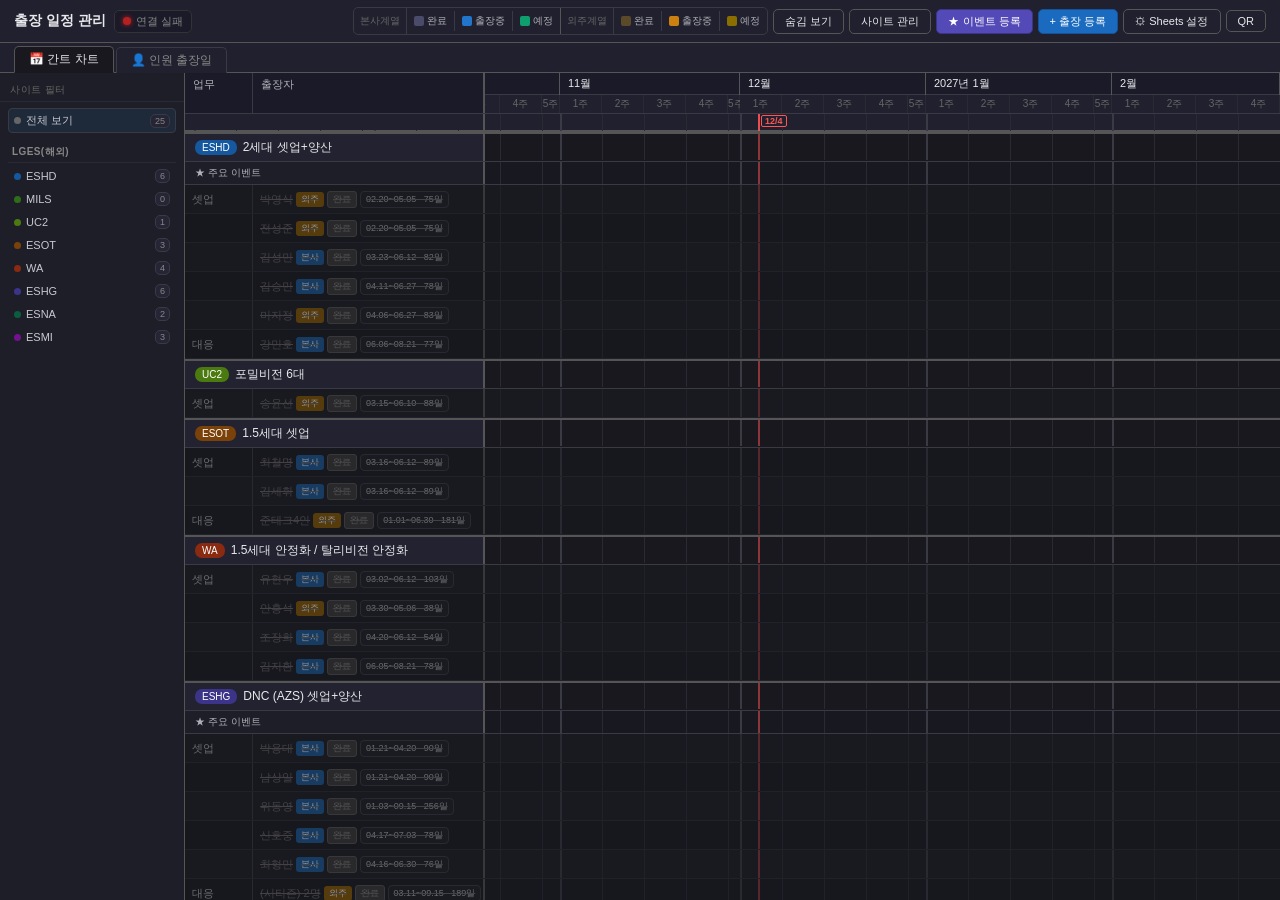
<file: Backup/0513_Indexl파일 분리 전/index_before.html>
<!DOCTYPE html>
<html lang="ko">
<head>
<meta charset="UTF-8">
<meta name="viewport" content="width=device-width,initial-scale=1.0">
<title>출장 일정 관리</title>
<meta name="description" content="Vision 현장 출장 일정 & 인원 출장일 관리">
<style>
*{box-sizing:border-box;margin:0;padding:0}
html,body{height:100%;overflow:hidden;background:#18181e}
body{font-family:-apple-system,BlinkMacSystemFont,'Segoe UI',sans-serif;font-size:13px;color:#e8e8ec}
.app{position:fixed;inset:0;display:flex;flex-direction:column;background:#18181e}
.topbar{flex-shrink:0;display:flex;align-items:center;justify-content:space-between;padding:7px 14px;border-bottom:1.5px solid #555;background:#20202e;flex-wrap:wrap;gap:5px}
.ttl{font-size:14px;font-weight:600;color:#e8e8ec;white-space:nowrap}
.tright{display:flex;gap:5px;align-items:center;flex-wrap:wrap}
.btn{padding:4px 11px;font-size:11px;border:1px solid #555;border-radius:5px;cursor:pointer;background:transparent;color:#e8e8ec;transition:background .15s}
.btn:hover{background:#252535}
.btn.pri{background:#1a6bbf;color:#fff;border-color:#155299}.btn.pri:hover{background:#155299}
.btn.ev{background:#534AB7;color:#fff;border-color:#3C3489}.btn.ev:hover{background:#3C3489}
.btn.gsh{background:#1a6b3a;color:#fff;border-color:#0f4a28}.btn.gsh:hover{background:#0f4a28}
.btn.sm{padding:2px 8px;font-size:11px}
.btn.red{background:#b52020;color:#fff;border-color:#7a1010}
.btn.warn{background:#7a5500;color:#fff;border-color:#5a3d00}
.btn.active{background:#534AB7;color:#fff;border-color:#3C3489}
/* 범례 */
.leg{display:flex;align-items:center;border:1px solid #3a3a44;border-radius:5px;overflow:hidden}
.legg{display:flex;align-items:center}
.legl{font-size:10px;color:#666;padding:0 6px;border-right:1px solid #3a3a44;white-space:nowrap;line-height:26px}
.legi{display:flex;align-items:center;gap:3px;padding:3px 7px;border-right:1px solid #3a3a44;font-size:10px;color:#b0b0b8}
.legi:last-child{border-right:none}
.legd{width:10px;height:10px;border-radius:2px;flex-shrink:0}
.legs{width:1.5px;background:#555;align-self:stretch}
/* 레이아웃 */
.content{display:flex;flex:1;min-height:0;overflow:hidden}
.sidebar{width:185px;min-width:185px;flex-shrink:0;border-right:1.5px solid #555;background:#1e1e28;overflow-y:auto;display:flex;flex-direction:column}
.sbhead{padding:8px 10px 4px;border-bottom:1px solid #2a2a34}
.slbl{font-size:10px;font-weight:500;color:#666;text-transform:uppercase;letter-spacing:.05em}
.sbody{padding:6px 8px;flex:1}
.grplbl{font-size:10px;font-weight:600;color:#888;padding:6px 4px 3px;letter-spacing:.04em;text-transform:uppercase;border-bottom:1px solid #2a2a34;margin-bottom:2px}
.sit{display:flex;align-items:center;padding:3px 5px;border-radius:4px;cursor:pointer;border:1px solid transparent;margin-bottom:1px}
.sit:hover{background:#252535}.sit.on{background:#1e2a3a;border-color:#3a3a44}
.sit-all{display:flex;align-items:center;padding:4px 5px;border-radius:4px;cursor:pointer;border:1px solid transparent;margin-bottom:6px}
.sit-all:hover{background:#252535}.sit-all.on{background:#1e2a3a;border-color:#3a3a44}
.sdot{width:7px;height:7px;border-radius:50%;margin-right:5px;flex-shrink:0}
.sname{flex:1;font-size:11px;color:#c8c8d0;white-space:nowrap;overflow:hidden;text-overflow:ellipsis}
.scnt{font-size:9px;padding:1px 4px;border-radius:5px;background:#252535;color:#888;border:1px solid #3a3a44;flex-shrink:0}
.main{flex:1;min-width:0;display:flex;flex-direction:column;overflow:hidden}
/* 간트 헤더 */
.gscroll{flex:1;overflow:auto}
.gwrap{display:inline-block;min-width:100%}
.ghrow{display:flex;flex-direction:column;position:sticky;top:0;z-index:30;border-bottom:2px solid #555;background:#1a1a28}
.ghinner{display:flex}
.ghfixed{width:300px;min-width:300px;flex-shrink:0;display:flex;border-right:2px solid #555;position:sticky;left:0;z-index:35;background:#1a1a28}
.ghc{flex:1;padding:4px 8px;font-size:11px;font-weight:500;color:#b0b0b8;border-right:1px solid #3a3a44}
.ghc:last-child{border-right:none}
.ghtl{display:flex;flex:1}
.ghmb{display:flex;flex-direction:column;border-right:1.5px solid #555;flex-shrink:0}
.ghmn{padding:3px 8px;font-size:11px;font-weight:500;color:#e8e8ec;border-bottom:1px solid #3a3a44;background:#1a1a28;white-space:nowrap}
.ghwks{display:flex}
.ghwk{font-size:10px;color:#666;padding:2px 0;border-right:1px solid #2a2a34;text-align:center;white-space:nowrap;flex-shrink:0;background:#20202e}
.ghdb{display:flex;height:17px;border-top:1px solid #3a3a44;background:#20202e}
.ghdbf{width:300px;min-width:300px;flex-shrink:0;border-right:2px solid #555;position:sticky;left:0;z-index:35;background:#20202e}
.ghdbt{flex:1;position:relative;height:17px}
.tdln{position:absolute;top:0;bottom:0;width:2px;background:#ff5555;opacity:.9;z-index:9;pointer-events:none}
.tdlb{position:absolute;top:1px;font-size:9px;font-weight:600;color:#ff5555;white-space:nowrap;z-index:10;padding:0 3px;border-radius:2px;background:#20202e;border:1px solid #ff5555}
/* 간트 행 */
.grprow{display:flex;align-items:stretch;border-top:2px solid #555;border-bottom:1px solid #3a3a44}
.grpfix{width:300px;min-width:300px;flex-shrink:0;padding:5px 10px;display:flex;align-items:center;gap:6px;border-right:2px solid #555;background:#222230;position:sticky;left:0;z-index:20}
.grpbadge{font-size:10px;font-weight:500;padding:2px 7px;border-radius:7px;color:#fff;white-space:nowrap;flex-shrink:0}
.grpname{font-size:12px;font-weight:500;color:#e8e8ec}
.evrow{display:flex;align-items:stretch;border-bottom:1px solid #3a3a44}
.evfix{width:300px;min-width:300px;flex-shrink:0;border-right:2px solid #555;display:flex;align-items:center;padding:0 10px;font-size:10px;font-weight:500;color:#b0b0b8;position:sticky;left:0;z-index:20;background:#1e1e28}
.evtl{flex:1;position:relative;height:22px;background:#181820}
.grow{display:flex;align-items:stretch;border-bottom:1px solid #2a2a34}
.grow.even{background:#1c1c24}.grow.odd{background:#181820}
.grow:hover{background:#1e2a3a!important}.grow:hover .gfix{background:#1e2a3a!important}
.grow.hidden-row{opacity:.3}
.gfix{width:300px;min-width:300px;flex-shrink:0;display:flex;border-right:2px solid #555;align-items:center;position:sticky;left:0;z-index:20}
.grow.even .gfix{background:#1c1c24}.grow.odd .gfix{background:#181820}
.gtask{width:68px;min-width:68px;padding:0 7px;font-size:11px;color:#b0b0b8;border-right:1px solid #3a3a44;height:100%;display:flex;align-items:center}
.gperson{flex:1;padding:0 7px;font-size:11px;color:#e8e8ec;white-space:nowrap;overflow:hidden;text-overflow:ellipsis;display:flex;align-items:center;gap:3px}
.gbadge{font-size:9px;padding:1px 5px;border-radius:4px;white-space:nowrap;flex-shrink:0;background:#1e1e26;color:#b0b0b8;border:1px solid #3a3a44}
.gtl{flex:1;position:relative;height:28px;min-height:28px}
.grow.done{opacity:.55}
.grow.done .gperson{text-decoration:line-through;color:#666}
.done-badge{font-size:9px;padding:1px 5px;border-radius:3px;background:#3a3a3a;color:#888;border:1px solid #555;white-space:nowrap;flex-shrink:0}
.type-badge{font-size:9px;padding:1px 5px;border-radius:3px;color:#fff;white-space:nowrap;flex-shrink:0}
.hidden-badge{font-size:9px;padding:1px 5px;border-radius:3px;background:#3a2a00;color:#aa8800;border:1px solid #5a4400;white-space:nowrap;flex-shrink:0}
/* 작업 행 */
.wkrow{display:flex;align-items:stretch;border-bottom:1px solid #2a2a34}
.wkfix{width:300px;min-width:300px;flex-shrink:0;border-right:2px solid #555;display:flex;align-items:center;padding:0 10px 0 14px;position:sticky;left:0;z-index:20;background:#1a1e2a}
.wkfix-label{font-size:10px;font-weight:500;color:#7aafee;white-space:nowrap;overflow:hidden;text-overflow:ellipsis;flex:1}
.wkfix-badge{font-size:9px;padding:1px 5px;border-radius:3px;background:#1a3a5a;color:#7aafee;border:1px solid #2a5a8a;white-space:nowrap;flex-shrink:0}
.wktl{flex:1;position:relative;height:22px;background:#181c28}
/* 작업 바 */
.bar-wk-done{background:#2a3a5a}.bar-wk-going{background:#1a5a9a}.bar-wk-plan{background:#2a7acc}
.bar-wk{height:14px;top:4px;border-radius:3px;border-left:3px solid rgba(255,255,255,.25)}
/* 작업 섹션 헤더 */
.wksecrow{display:flex;align-items:stretch;border-bottom:1px solid #2a2a34;border-top:1px solid #2a3a4a}
.wksecfix{width:300px;min-width:300px;flex-shrink:0;border-right:2px solid #555;display:flex;align-items:center;padding:4px 10px;position:sticky;left:0;z-index:20;background:#151c2a}
.wksecfix-lbl{font-size:10px;font-weight:600;color:#5a8fcc;text-transform:uppercase;letter-spacing:.06em}
.wksectrl{flex:1;position:relative;height:18px;background:#151c28}
/* 모달 탭 */
.ev-type-sel{display:flex;gap:0;border:1px solid #3a3a44;border-radius:5px;overflow:hidden;margin-bottom:14px}
.ev-type-btn{flex:1;padding:5px 0;font-size:11px;font-weight:500;background:transparent;border:none;color:#888;cursor:pointer;transition:background .15s}
.ev-type-btn.on{background:#1a3a6a;color:#7aafee}
.ev-type-btn:hover:not(.on){background:#252535;color:#b0b0b8}
/* 그리드/바 */
.gl{position:absolute;top:0;bottom:0;width:1px;pointer-events:none;z-index:1;background:#2a2a34}
.gl.mo{background:#3a3a44;width:1.5px}
.tlnb{position:absolute;top:0;bottom:0;width:2px;background:#ff5555;opacity:.5;z-index:8;pointer-events:none}
.bar{position:absolute;height:18px;top:5px;border-radius:3px;display:flex;align-items:center;cursor:pointer;z-index:6;box-shadow:0 1px 3px rgba(0,0,0,.3);overflow:visible}
.bar:hover{opacity:.82}
.bar-hq-done{background:#4a4a6a}.bar-hq-going{background:#2176cc}.bar-hq-plan{background:#0f9e6e}
.bar-out-done{background:#5a4a2a}.bar-out-going{background:#cc8010}.bar-out-plan{background:#8a6e00}
.barlbl{position:sticky;left:302px;display:inline-flex;align-items:center;font-size:10px;font-weight:500;color:#fff;white-space:nowrap;height:100%;pointer-events:none;z-index:7;padding:0 7px;text-shadow:0 1px 2px rgba(0,0,0,.5)}
/* 이벤트 */
.evln{position:absolute;top:0;bottom:0;width:2px;z-index:7;pointer-events:none}
.evchip{position:absolute;top:3px;font-size:9px;font-weight:500;padding:1px 5px;border-radius:3px;white-space:nowrap;cursor:pointer;z-index:9;color:#fff;box-shadow:0 1px 3px rgba(0,0,0,.3);overflow:hidden;text-overflow:ellipsis}
.empty{padding:40px;text-align:center;color:#666;font-size:13px}
/* 모달 */
.mover{position:fixed;inset:0;z-index:200;display:flex;align-items:center;justify-content:center;background:rgba(0,0,0,.65);backdrop-filter:blur(3px)}
.modal{background:#181820;border-radius:10px;border:1.5px solid #555;padding:20px 22px;width:460px;max-width:96vw;max-height:90vh;overflow-y:auto;box-shadow:0 10px 40px rgba(0,0,0,.5)}
.modal.wide{width:700px}
.mtit{font-size:14px;font-weight:500;margin-bottom:16px;color:#e8e8ec}
.fg{margin-bottom:12px}
.fl{font-size:11px;color:#b0b0b8;margin-bottom:4px;display:block;font-weight:500}
.fr{display:grid;grid-template-columns:1fr 1fr;gap:10px}
input[type=text],input[type=date],select{width:100%;padding:6px 9px;border:1px solid #3a3a44;border-radius:5px;font-size:12px;outline:none;background:#1e1e26;color:#e8e8ec}
input[type=text]:focus,input[type=date]:focus,select:focus{border-color:#1a6bbf}
.chkrow{display:flex;align-items:center;gap:7px;font-size:12px;color:#e8e8ec;padding:4px 0;cursor:pointer}
.chkrow input[type=checkbox]{width:14px;height:14px;cursor:pointer;accent-color:#534AB7}
.mfoot{display:flex;justify-content:flex-end;gap:8px;margin-top:16px;padding-top:12px;border-top:1px solid #3a3a44}
.dbox{padding:6px 10px;background:#1e1e26;border-radius:5px;font-size:12px;color:#b0b0b8;margin-bottom:12px;border:1px solid #3a3a44}
.crow{display:flex;gap:8px;flex-wrap:wrap;margin-top:4px}
.csw{width:22px;height:22px;border-radius:50%;cursor:pointer;border:2px solid transparent;transition:transform .12s}
.csw.sel{border-color:#e8e8ec;transform:scale(1.2)}
/* 사이트 관리 모달 */
.sitemgr{display:grid;grid-template-columns:1fr 1fr;gap:0;height:500px;max-height:70vh}
.sitemgr-l{border-right:1px solid #3a3a44;padding-right:14px;overflow-y:auto;display:flex;flex-direction:column}
.sitemgr-r{padding-left:14px;overflow-y:auto}
.smtit{font-size:11px;font-weight:600;color:#888;text-transform:uppercase;letter-spacing:.05em;margin-bottom:8px;padding-bottom:5px;border-bottom:1px solid #2a2a34}
.mrow{display:flex;align-items:center;gap:5px;padding:4px 0;border-bottom:1px solid #1e1e26}
.mrow:last-child{border-bottom:none}
.dh{cursor:grab;color:#555;font-size:13px;padding:0 2px;user-select:none;flex-shrink:0}
.dover{border-top:2px solid #1a6bbf!important}
.grp-chip{font-size:9px;padding:1px 6px;border-radius:3px;white-space:nowrap;flex-shrink:0}
/* 연결 상태 */
.conn-dot{display:inline-flex;align-items:center;gap:5px;font-size:11px;color:#888;cursor:pointer;padding:3px 8px;border-radius:5px;border:1px solid #333;background:#1a1a28;transition:background .15s}
.conn-dot:hover{background:#252535}
.conn-led{width:8px;height:8px;border-radius:50%;background:#555;flex-shrink:0;transition:background .3s}
.conn-led.ok{background:#0f9e6e;box-shadow:0 0 5px #0f9e6e}
.conn-led.err{background:#b52020;box-shadow:0 0 5px #b52020}
.conn-led.chk{background:#cc8010;box-shadow:0 0 5px #cc8010}
/* 날짜 선택기 */
.date-wrap{position:relative;width:100%;display:block}
.date-wrap input[type=date]{position:absolute;opacity:0;width:100%;height:100%;top:0;left:0;cursor:pointer;z-index:2}
.date-disp{width:100%;padding:6px 9px;border:1px solid #3a3a44;border-radius:5px;font-size:12px;background:#1e1e26;color:#e8e8ec;cursor:pointer;display:flex;align-items:center;gap:6px;position:relative;z-index:1}
.date-disp:hover{border-color:#1a6bbf}
.date-disp .cal-icon{color:#666;font-size:11px}

/* ── 탭 네비게이션 ── */
.tab-nav{display:flex;align-items:center;gap:2px;flex-shrink:0}
.tab-btn{padding:4px 14px;font-size:12px;font-weight:500;border:1px solid #3a3a44;border-radius:5px 5px 0 0;cursor:pointer;background:#20202e;color:#888;transition:all .15s;border-bottom:none;position:relative;top:1px}
.tab-btn:hover{color:#ccc;background:#252535}
.tab-btn.on{background:#18181e;color:#e8e8ec;border-color:#555;border-bottom:1px solid #18181e;z-index:2}
.tab-bar{flex-shrink:0;display:flex;align-items:flex-end;padding:0 14px;background:#20202e;border-bottom:1.5px solid #555;height:30px}

/* ── 인원 출장 일수 탭 ── */
.pm-wrap{flex:1;overflow:auto;padding:14px 18px;background:#18181e}
.pm-section{margin-bottom:22px}
.pm-sec-head{display:flex;align-items:center;gap:10px;margin-bottom:10px;padding-bottom:7px;border-bottom:1.5px solid #3a3a44}
.pm-sec-icon{width:8px;height:8px;border-radius:50%;flex-shrink:0}
.pm-sec-title{font-size:13px;font-weight:600;color:#e8e8ec}
.pm-sec-sub{font-size:11px;color:#666}
.pm-sec-badge{font-size:10px;padding:2px 8px;border-radius:8px;color:#fff;font-weight:500}
.pm-table{width:100%;border-collapse:collapse;font-size:12px}
.pm-table th{padding:7px 10px;text-align:left;font-size:10px;font-weight:600;color:#666;text-transform:uppercase;letter-spacing:.05em;background:#1a1a26;border-bottom:1px solid #3a3a44;white-space:nowrap}
.pm-table td{padding:8px 10px;border-bottom:1px solid #232330;vertical-align:top}
.pm-table tr:hover td{background:#1e2438}
.pm-table tr:last-child td{border-bottom:none}
.pm-name{font-size:13px;font-weight:500;color:#e8e8ec}
.pm-type{font-size:9px;padding:1px 5px;border-radius:3px;color:#fff;margin-left:5px;vertical-align:middle}
.pm-days-big{font-size:18px;font-weight:700;color:#e8e8ec;line-height:1}
.pm-days-unit{font-size:11px;color:#888;margin-left:2px}
.pm-days-warn{color:#e8a020}
.pm-days-alert{color:#e84040}
.pm-trips{display:flex;flex-direction:column;gap:3px}
.pm-trip-row{display:flex;align-items:center;gap:6px;font-size:11px;padding:2px 6px;border-radius:3px;background:#1e1e2a}
.pm-trip-site{font-size:10px;padding:1px 6px;border-radius:3px;color:#fff;white-space:nowrap;flex-shrink:0}
.pm-trip-period{color:#888;white-space:nowrap;flex-shrink:0}
.pm-trip-days{color:#aaa;white-space:nowrap;flex-shrink:0}
.pm-trip-status{font-size:9px;padding:1px 5px;border-radius:3px;white-space:nowrap;flex-shrink:0}
.pm-kr-days{font-size:12px;font-weight:500;color:#0f9e6e}
.pm-kr-neg{color:#e84040}
.pm-bar-wrap{width:100%;background:#1e1e2a;border-radius:3px;height:6px;margin-top:3px;overflow:hidden}
.pm-bar-fill{height:100%;border-radius:3px;transition:width .3s}
.pm-empty{color:#555;font-size:12px;font-style:italic;padding:12px 10px}
.pm-rolling-badge{font-size:9px;padding:1px 6px;border-radius:3px;background:#1a3a1a;color:#4aaa4a;border:1px solid #2a5a2a;white-space:nowrap;flex-shrink:0}
.pm-filter-bar{display:flex;align-items:center;gap:8px;margin-bottom:12px;flex-wrap:wrap}
.pm-filter-btn{padding:3px 10px;font-size:11px;border:1px solid #3a3a44;border-radius:4px;cursor:pointer;background:transparent;color:#888;transition:all .15s}
.pm-filter-btn:hover{color:#ccc;background:#252535}
.pm-filter-btn.on{background:#1a3a5a;color:#7aafee;border-color:#2a5a8a}
.pm-stats-row{display:flex;gap:14px;margin-bottom:16px;flex-wrap:wrap}
.pm-stat-card{flex:1;min-width:140px;background:#1a1a26;border:1px solid #2a2a3a;border-radius:7px;padding:10px 14px}
.pm-stat-val{font-size:22px;font-weight:700;color:#e8e8ec;line-height:1}
.pm-stat-lbl{font-size:10px;color:#666;margin-top:3px}
.pm-stat-sub{font-size:11px;color:#888;margin-top:1px}
/* 진행중 뱃지 */
.status-going{background:#1a4a2a;color:#4aaa70;border:1px solid #2a6a3a}
.status-plan{background:#1a2a4a;color:#4a8aee;border:1px solid #2a4a7a}
.status-done{background:#2a2a3a;color:#888;border:1px solid #3a3a4a}
/* B1 비자 경고 */
.b1-ok{color:#4aaa70}
.b1-warn{color:#e8a020}
.b1-alert{color:#e84040;font-weight:600}
.pm-b1-note{font-size:10px;color:#666;padding:4px 0;margin-top:4px}
/* 컨트롤 바 */
.pm-ctrl-bar{display:flex;align-items:center;gap:10px;margin-bottom:10px;flex-wrap:wrap;padding:8px 10px;background:#1a1a26;border:1px solid #2a2a3a;border-radius:6px}
.pm-ctrl-group{display:flex;align-items:center;gap:6px}
.pm-ctrl-sep{width:1px;height:18px;background:#3a3a44;flex-shrink:0}
.pm-search{padding:4px 9px;border:1px solid #3a3a44;border-radius:5px;font-size:12px;background:#1e1e26;color:#e8e8ec;width:140px;outline:none}
.pm-search:focus{border-color:#1a6bbf}
.pm-sort-btn{padding:3px 9px;font-size:11px;border:1px solid #3a3a44;border-radius:4px;cursor:pointer;background:transparent;color:#888;transition:all .15s;display:flex;align-items:center;gap:3px;white-space:nowrap}
.pm-sort-btn:hover{color:#ccc;background:#252535}
.pm-sort-btn.on{background:#1a2a3a;color:#7aafee;border-color:#2a4a6a}
.pm-sort-arrow{font-size:10px;opacity:.7}
/* 인원유형 체크박스 */
.pm-type-ck{display:flex;align-items:center;gap:3px;padding:2px 7px;border-radius:4px;border:1px solid #3a3a44;cursor:pointer;font-size:11px;color:#888;transition:all .15s;white-space:nowrap}
.pm-type-ck:hover{background:#252535}
.pm-type-ck.on{border-color:var(--tc);color:#e8e8ec}
.pm-type-ck input[type=checkbox]{width:12px;height:12px;accent-color:#534AB7;cursor:pointer}
/* 소팅 컬럼 헤더 */
.pm-th-sort{cursor:pointer;user-select:none;white-space:nowrap}
.pm-th-sort:hover{color:#ccc}
.pm-th-sort.on{color:#7aafee}
.pm-th-arrow{font-size:9px;margin-left:3px;opacity:.7}
</style>
</head>
<body>
<div class="app">
  <div class="topbar">
    <div style="display:flex;align-items:center;gap:8px">
      <span class="ttl">출장 일정 관리</span>
      <div class="conn-dot" id="connStatus" onclick="checkConn()" title="클릭하면 연결 상태 확인">
        <div class="conn-led" id="connLed"></div>
        <span id="connTxt">연결 확인</span>
      </div>
    </div>
    <div class="tright" id="topbarRight">
      <!-- 간트 탭 전용 버튼 -->
      <div id="ganttTools" style="display:flex;gap:5px;align-items:center;flex-wrap:wrap">
        <div class="leg">
          <div class="legg">
            <span class="legl">본사계열</span>
            <div class="legi"><div class="legd" style="background:#4a4a6a"></div>완료</div>
            <div class="legi"><div class="legd" style="background:#2176cc"></div>출장중</div>
            <div class="legi"><div class="legd" style="background:#0f9e6e"></div>예정</div>
          </div>
          <div class="legs"></div>
          <div class="legg">
            <span class="legl">외주계열</span>
            <div class="legi"><div class="legd" style="background:#5a4a2a"></div>완료</div>
            <div class="legi"><div class="legd" style="background:#cc8010"></div>출장중</div>
            <div class="legi" style="border-right:none"><div class="legd" style="background:#8a6e00"></div>예정</div>
          </div>
        </div>
        <button class="btn" id="btnHidden" onclick="toggleShowHidden()">숨김 보기</button>
        <button class="btn" onclick="openModal('site')">사이트 관리</button>
        <button class="btn ev" onclick="openModal('event')">★ 이벤트 등록</button>
        <button class="btn pri" onclick="openModal('schedule')">+ 출장 등록</button>
      </div>
      <!-- 공통 버튼 -->
      <button class="btn" onclick="openSheetsSettings()">⚙ Sheets 설정</button>
      <button class="btn" onclick="showQR()" title="이 페이지 QR 코드">QR</button>
    </div>
  </div>
  <!-- 탭 바 -->
  <div class="tab-bar">
    <div class="tab-nav">
      <button class="tab-btn on" id="tab_gantt" onclick="switchTab('gantt')">📅 간트 차트</button>
      <button class="tab-btn" id="tab_person" onclick="switchTab('person')">👤 인원 출장일</button>
    </div>
  </div>
  <!-- 간트 탭 -->
  <div class="content" id="view_gantt">
    <div class="sidebar">
      <div class="sbhead"><span class="slbl">사이트 필터</span></div>
      <div class="sbody" id="siteList"></div>
    </div>
    <div class="main">
      <div class="gscroll" id="gscroll">
        <div class="gwrap" id="gwrap">
          <div class="ghrow">
            <div class="ghinner">
              <div class="ghfixed">
                <div class="ghc" style="width:68px;min-width:68px;max-width:68px">업무</div>
                <div class="ghc">출장자</div>
              </div>
              <div class="ghtl" id="ghTl"></div>
            </div>
            <div class="ghdb">
              <div class="ghdbf"></div>
              <div class="ghdbt" id="ghDb"></div>
            </div>
          </div>
          <div id="gbody"></div>
        </div>
      </div>
    </div>
  </div>
  <!-- 인원 출장일 탭 -->
  <div class="content" id="view_person" style="display:none">
    <div class="pm-wrap" id="pmWrap">
      <!-- JS로 렌더 -->
    </div>
  </div>
</div>
<div id="mc"></div>

<script>
/* ── 데이터 ── */
var DEF = {
  "sites": [
    {
      "id": "ESHD",
      "name": "ESHD",
      "color": "#1558a0",
      "groupId": "lges"
    },
    {
      "id": "MILS",
      "name": "MILS",
      "color": "#2e6e18",
      "groupId": "lges"
    },
    {
      "id": "UC2",
      "name": "UC2",
      "color": "#4a7a10",
      "groupId": "lges"
    },
    {
      "id": "ESOT",
      "name": "ESOT",
      "color": "#7a4208",
      "groupId": "lges"
    },
    {
      "id": "WA",
      "name": "WA",
      "color": "#8a2a10",
      "groupId": "lges"
    },
    {
      "id": "ESHG",
      "name": "ESHG",
      "color": "#3C3489",
      "groupId": "lges"
    },
    {
      "id": "ESNA",
      "name": "ESNA",
      "color": "#0a5e40",
      "groupId": "lges"
    },
    {
      "id": "ESMI",
      "name": "ESMI",
      "color": "#72128c",
      "groupId": "lges"
    }
  ],
  "projects": [
    {
      "id": "p1",
      "siteId": "ESHD",
      "name": "2세대 셋업+양산"
    },
    {
      "id": "p2",
      "siteId": "MILS",
      "name": "포밀비전 6대"
    },
    {
      "id": "p3",
      "siteId": "UC2",
      "name": "포밀비전 6대"
    },
    {
      "id": "p4",
      "siteId": "ESOT",
      "name": "1.5세대 셋업"
    },
    {
      "id": "p5",
      "siteId": "WA",
      "name": "1.5세대 안정화 / 탈리비전 안정화"
    },
    {
      "id": "p6",
      "siteId": "ESHG",
      "name": "DNC (AZS) 셋업+양산"
    },
    {
      "id": "p7",
      "siteId": "ESNA",
      "name": "NA 스플리터 제거 작업"
    },
    {
      "id": "p8",
      "siteId": "ESMI",
      "name": "셋업 및 양산대응"
    }
  ],
  "schedules": [
    {
      "id": "s1",
      "projectId": "p1",
      "task": "셋업",
      "name": "박영식",
      "type": "outsource",
      "start": "2026-02-20",
      "end": "2026-05-05",
      "note": ""
    },
    {
      "id": "s2",
      "projectId": "p1",
      "task": "셋업",
      "name": "전성준",
      "type": "outsource",
      "start": "2026-02-20",
      "end": "2026-05-05",
      "note": ""
    },
    {
      "id": "s3",
      "projectId": "p1",
      "task": "셋업",
      "name": "김성민",
      "type": "hq",
      "start": "2026-03-23",
      "end": "2026-06-12",
      "note": ""
    },
    {
      "id": "s4",
      "projectId": "p1",
      "task": "셋업",
      "name": "김승민",
      "type": "hq",
      "start": "2026-04-11",
      "end": "2026-06-27",
      "note": ""
    },
    {
      "id": "s5",
      "projectId": "p1",
      "task": "셋업",
      "name": "미지정",
      "type": "outsource",
      "start": "2026-04-06",
      "end": "2026-06-27",
      "note": ""
    },
    {
      "id": "s6",
      "projectId": "p1",
      "task": "대응",
      "name": "강민호",
      "type": "hq",
      "start": "2026-06-06",
      "end": "2026-08-21",
      "note": ""
    },
    {
      "id": "s7",
      "projectId": "p3",
      "task": "셋업",
      "name": "송윤선",
      "type": "outsource",
      "start": "2026-03-15",
      "end": "2026-06-10",
      "note": ""
    },
    {
      "id": "s8",
      "projectId": "p4",
      "task": "셋업",
      "name": "최철명",
      "type": "hq",
      "start": "2026-03-16",
      "end": "2026-06-12",
      "note": ""
    },
    {
      "id": "s9",
      "projectId": "p4",
      "task": "셋업",
      "name": "김세휘",
      "type": "hq",
      "start": "2026-03-16",
      "end": "2026-06-12",
      "note": ""
    },
    {
      "id": "s10",
      "projectId": "p4",
      "task": "대응",
      "name": "준테크4인",
      "type": "outsource",
      "start": "2026-01-01",
      "end": "2026-06-30",
      "note": ""
    },
    {
      "id": "s11",
      "projectId": "p5",
      "task": "셋업",
      "name": "유현우",
      "type": "hq",
      "start": "2026-03-02",
      "end": "2026-06-12",
      "note": ""
    },
    {
      "id": "s12",
      "projectId": "p5",
      "task": "셋업",
      "name": "안홍석",
      "type": "outsource",
      "start": "2026-03-30",
      "end": "2026-05-06",
      "note": ""
    },
    {
      "id": "s13",
      "projectId": "p5",
      "task": "셋업",
      "name": "조장희",
      "type": "hq",
      "start": "2026-04-20",
      "end": "2026-06-12",
      "note": ""
    },
    {
      "id": "s14",
      "projectId": "p5",
      "task": "셋업",
      "name": "김지환",
      "type": "hq",
      "start": "2026-06-05",
      "end": "2026-08-21",
      "note": ""
    },
    {
      "id": "s15",
      "projectId": "p6",
      "task": "셋업",
      "name": "박용대",
      "type": "hq",
      "start": "2026-01-21",
      "end": "2026-04-20",
      "note": ""
    },
    {
      "id": "s16",
      "projectId": "p6",
      "task": "셋업",
      "name": "남상일",
      "type": "hq",
      "start": "2026-01-21",
      "end": "2026-04-20",
      "note": ""
    },
    {
      "id": "s17",
      "projectId": "p6",
      "task": "셋업",
      "name": "위동영",
      "type": "hq",
      "start": "2026-01-03",
      "end": "2026-09-15",
      "note": ""
    },
    {
      "id": "s18",
      "projectId": "p6",
      "task": "셋업",
      "name": "신호중",
      "type": "hq",
      "start": "2026-04-17",
      "end": "2026-07-03",
      "note": ""
    },
    {
      "id": "s19",
      "projectId": "p6",
      "task": "셋업",
      "name": "최형민",
      "type": "hq",
      "start": "2026-04-16",
      "end": "2026-06-30",
      "note": ""
    },
    {
      "id": "s20",
      "projectId": "p6",
      "task": "대응",
      "name": "(시티즌) 2명",
      "type": "outsource",
      "start": "2026-03-11",
      "end": "2026-09-15",
      "note": ""
    },
    {
      "id": "s21",
      "projectId": "p7",
      "task": "개조",
      "name": "강민호",
      "type": "hq",
      "start": "2026-04-20",
      "end": "2026-05-02",
      "note": ""
    },
    {
      "id": "s22",
      "projectId": "p7",
      "task": "개조",
      "name": "미지정",
      "type": "outsource",
      "start": "2026-04-20",
      "end": "2026-05-02",
      "note": ""
    },
    {
      "id": "s23",
      "projectId": "p8",
      "task": "셋업",
      "name": "김경태",
      "type": "hq",
      "start": "2026-03-21",
      "end": "2026-06-06",
      "note": ""
    },
    {
      "id": "s24",
      "projectId": "p8",
      "task": "대응",
      "name": "조용훈",
      "type": "outsource",
      "start": "2026-02-02",
      "end": "2026-05-01",
      "note": ""
    },
    {
      "id": "s25",
      "projectId": "p8",
      "task": "대응",
      "name": "김장희",
      "type": "outsource",
      "start": "2026-02-02",
      "end": "2026-05-01",
      "note": ""
    }
  ],
  "events": [
    {
      "id": "e1",
      "projectId": "p6",
      "date": "2026-04-06",
      "title": "양산시작",
      "colorId": "red"
    },
    {
      "id": "e2",
      "projectId": "p1",
      "date": "2026-04-06",
      "title": "2주간 부동",
      "colorId": "red"
    }
  ],
  "workTasks": [],
  "groups": [
    {
      "id": "lges",
      "name": "LGES(해외)"
    },
    {
      "id": "skon",
      "name": "SKON(해외)"
    },
    {
      "id": "display",
      "name": "DISPLAY(해외)"
    },
    {
      "id": "domestic",
      "name": "국내"
    }
  ]
};

var EVC=[{id:'purple',bg:'#534AB7'},{id:'red',bg:'#b52020'},{id:'green',bg:'#1a8c66'},{id:'amber',bg:'#b8720a'},{id:'coral',bg:'#c04a22'},{id:'blue',bg:'#1558a0'}];
var TYPE_LBL={hq:'본사',outsource:'외주',tech:'기술',vision:'비전',host:'호스트'};
var TYPE_COLOR={hq:'#1a5a9a',outsource:'#8a5a00',tech:'#2a7a5a',vision:'#6a3a9a',host:'#7a2a2a'};

/* ── 상태 ── */
var S={filterSite:'all',showHidden:false,groups:[],sites:[],projects:[],schedules:[],events:[],workTasks:[]};

function deepCopy(o){return JSON.parse(JSON.stringify(o));}
function normDate(s){
  // 어떤 형식이든 YYYY-MM-DD로 정규화
  if(!s)return '';
  // 이미 YYYY-MM-DD 형식이면 그대로
  if(/^\d{4}-\d{2}-\d{2}$/.test(String(s).trim()))return String(s).trim();
  // Date 객체 문자열 등 다른 형식은 파싱 후 변환
  var d=new Date(s);
  if(isNaN(d.getTime()))return s;
  return d.getFullYear()+'-'+String(d.getMonth()+1).padStart(2,'0')+'-'+String(d.getDate()).padStart(2,'0');
}
function loadData(){
  // localStorage 캐시 있으면 우선 사용, 없으면 DEF
  try{
    var cached=localStorage.getItem(CACHE_KEY);
    if(cached){
      var d=JSON.parse(cached);
      if(d&&Array.isArray(d.sites)&&d.sites.length){
        S.groups=d.groups||[];S.sites=d.sites;S.projects=d.projects;
        S.schedules=(d.schedules||[]).map(function(sc){
          sc.start=normDate(sc.start);sc.end=normDate(sc.end);
          if(typeof sc.hidden==='string'){
            sc.hidden=sc.hidden.toUpperCase()==='TRUE'||sc.hidden==='1'||sc.hidden==='true';
          }
          return sc;
        });
        S.events=d.events||[];
        S.workTasks=d.workTasks||[];
        return;
      }
    }
  }catch(e){}
  // 캐시 없으면 DEF 기본 데이터
  var def=deepCopy(DEF);
  S.groups=def.groups||[];S.sites=def.sites;S.projects=def.projects;
  S.schedules=def.schedules;S.events=def.events;S.workTasks=def.workTasks||[];
}
function saveCache(data){
  try{
    localStorage.setItem(CACHE_KEY, JSON.stringify(data));
    localStorage.setItem(CACHE_TS_KEY, Date.now().toString());
  }catch(e){}
}
function saveData(){
  // 1. 즉시 localStorage 캐시 업데이트 (새로고침 시 최신 상태 보장)
  saveCache({groups:S.groups,sites:S.sites,projects:S.projects,schedules:S.schedules,events:S.events,workTasks:S.workTasks});
  // 2. 비동기로 Sheets에 저장
  var url=getSheetsUrl();
  if(!url||location.protocol==='file:')return;
  fetch(url,{method:'POST',headers:{'Content-Type':'text/plain'},
    body:JSON.stringify({action:'save',groups:S.groups,sites:S.sites,
      projects:S.projects,schedules:S.schedules,events:S.events,workTasks:S.workTasks})
  }).then(function(r){return r.json();})
  .then(function(data){
    if(data.error)console.warn('자동저장 실패:',data.error);
    else updateConnStatus('ok');
  })
  .catch(function(err){
    console.warn('자동저장 실패:',err.message);
    updateConnStatus('err');
  });
}
function updateConnStatus(state){
  var led=document.getElementById('connLed');
  var txt=document.getElementById('connTxt');
  if(!led)return;
  if(state==='ok'){led.className='conn-led ok';txt.textContent='연결 정상';}
  else if(state==='err'){led.className='conn-led err';txt.textContent='저장 실패';}
}


var SHEETS_LS_KEY='trip_sheets_url';
var CACHE_KEY='trip_data_cache';  // 데이터 캐시용
var CACHE_TS_KEY='trip_cache_ts'; // 캐시 타임스탬프
var DEFAULT_SHEETS_URL='https://script.google.com/macros/s/AKfycbwzOXzciY5Rh6BEZn6kyjbogzoTwoD0SCCaCnTcZRVEYKJOPr-GcJF0CsOlxlhqYBX0vA/exec';
// 최초 접속 시 기본 URL 자동 설정
(function(){
  try{if(!localStorage.getItem(SHEETS_LS_KEY))localStorage.setItem(SHEETS_LS_KEY,DEFAULT_SHEETS_URL);}catch(e){}
})();
function getSheetsUrl(){try{return localStorage.getItem(SHEETS_LS_KEY)||'';}catch(e){return '';}}
function setSheetsUrl(u){try{localStorage.setItem(SHEETS_LS_KEY,u);}catch(e){}}
function openSheetsSettings(){
  var cur=getSheetsUrl();
  var displayUrl = cur || DEFAULT_SHEETS_URL;
  mw('<div class="mtit">⚙ Sheets 설정</div>'
    +'<div style="font-size:12px;color:#b0b0b8;margin-bottom:12px">Apps Script 웹앱 URL을 입력하세요.</div>'
    +'<div class="fg"><label class="fl">URL</label>'
    +'<input type="text" id="sheets_url" value="'+displayUrl+'" style="font-size:11px"></div>'
    +'<div class="mfoot">'
    +'<button class="btn sm warn" onclick="resetSheetsUrl()">기본값</button>'
    +'<button class="btn sm" onclick="cm()">취소</button>'
    +'<button class="btn sm pri" onclick="saveSheetsUrl()">저장</button>'
    +'</div>');
}
function saveSheetsUrl(){
  var u=document.getElementById('sheets_url').value.trim();
  if(!u){alert('URL을 입력해주세요.');return;}
  setSheetsUrl(u);cm();
  checkConn();
}
function resetSheetsUrl(){
  document.getElementById('sheets_url').value=DEFAULT_SHEETS_URL;
}

/* ── 연결 상태 확인 ── */
function checkConn(){
  // 클릭 시 수동으로 Sheets에서 최신 데이터 다시 로드
  loadFromSheets(function(){renderAll();});
}

/* ── QR 코드 ── */
function showQR(){
  var url=location.href.split('?')[0];
  var qrUrl='https://api.qrserver.com/v1/create-qr-code/?size=220x220&data='+encodeURIComponent(url);
  mw('<div class="mtit" style="text-align:center">📱 QR 코드</div>'
    +'<div style="text-align:center;padding:10px 0">'
    +'<img src="'+qrUrl+'" style="width:220px;height:220px;border-radius:8px;background:#fff;padding:8px">'
    +'</div>'
    +'<div style="text-align:center;font-size:11px;color:#888;margin-bottom:14px;word-break:break-all">'+url+'</div>'
    +'<div class="mfoot" style="justify-content:center"><button class="btn sm" onclick="cm()">닫기</button></div>');
}
function showInd(msg){var d=document.createElement('div');d.style.cssText='position:fixed;top:50%;left:50%;transform:translate(-50%,-50%);background:#1e1e26;color:#e8e8ec;padding:20px 32px;border-radius:10px;border:1px solid #555;z-index:999;font-size:13px';d.textContent=msg;document.body.appendChild(d);return d;}
function hideInd(d){if(d&&d.parentNode)d.parentNode.removeChild(d);}
function sheetsLoad(){
  // 수동 새로고침용 (연결 확인 버튼에서 사용)
  loadFromSheets(function(){renderAll();});
}
function loadFromSheets(callback){
  var url=getSheetsUrl();
  if(!url||location.protocol==='file:'){
    if(callback)callback();return;
  }
  var led=document.getElementById('connLed');
  var txt=document.getElementById('connTxt');
  if(led){led.className='conn-led chk';txt.textContent='동기화 중...';}
  fetch(url+'?action=load')
    .then(function(r){if(!r.ok)throw new Error('HTTP '+r.status);return r.json();})
    .then(function(data){
      if(data.error)throw new Error(data.error);
      if(data.groups&&data.groups.length)S.groups=data.groups;
      if(data.sites&&data.sites.length){
        var oldSites=S.sites;
        S.sites=data.sites.map(function(ns){
          var old=oldSites.find(function(os){return os.id===ns.id;});
          if(!ns.groupId&&old&&old.groupId)ns.groupId=old.groupId;
          return ns;
        });
      }
      if(data.projects&&data.projects.length)S.projects=data.projects;
      if(data.schedules&&data.schedules.length){
        S.schedules=data.schedules.map(function(sc){
          sc.start=normDate(sc.start);sc.end=normDate(sc.end);
          // Sheets에서 hidden이 "TRUE"/"FALSE" 문자열로 오는 경우 변환
          if(typeof sc.hidden === 'string'){
            sc.hidden = sc.hidden.toUpperCase()==='TRUE'||sc.hidden==='1'||sc.hidden==='true';
          }
          return sc;
        });
      }
      if(data.events)S.events=data.events;
      if(data.workTasks)S.workTasks=data.workTasks.map(function(wt){wt.start=normDate(wt.start);wt.end=normDate(wt.end);return wt;});
      // 성공적으로 로드된 데이터를 캐시에 저장
      saveCache({groups:S.groups,sites:S.sites,projects:S.projects,schedules:S.schedules,events:S.events,workTasks:S.workTasks});
      if(led){led.className='conn-led ok';txt.textContent='연결 정상';}
      if(callback)callback();
    })
    .catch(function(err){
      console.warn('불러오기 실패:',err.message);
      if(led){led.className='conn-led err';txt.textContent='연결 실패';}
      if(callback)callback(); // 실패해도 DEF 데이터로 렌더
    });
}


/* ── 숨김 토글 ── */
function toggleShowHidden(){
  S.showHidden=!S.showHidden;
  document.getElementById('btnHidden').textContent=S.showHidden?'숨김 숨기기':'숨김 보기';
  document.getElementById('btnHidden').className='btn'+(S.showHidden?' warn':'');
  renderGantt();
}

/* ── 날짜 유틸 ── */
var TODAY=(function(){var d=new Date();d.setHours(0,0,0,0);return d;})();
function pd(s){var d=new Date(s);d.setHours(0,0,0,0);return d;}

function dd(a,b){return Math.round((pd(b)-pd(a))/86400000)+1;}
function fmt(s){var d=pd(s);return String(d.getMonth()+1).padStart(2,'0')+'.'+String(d.getDate()).padStart(2,'0');}
function fmtFull(s){if(!s)return '';var d=pd(s);return d.getFullYear()+'.'+String(d.getMonth()+1).padStart(2,'0')+'.'+String(d.getDate()).padStart(2,'0');}
function todayLbl(){return (TODAY.getMonth()+1)+'/'+TODAY.getDate();}
function barCls(sc){
  var s=pd(sc.start),e=pd(sc.end);
  var isHq=(sc.type==='hq'||sc.type==='tech'||sc.type==='vision'||sc.type==='host');
  if(TODAY>e) return isHq?'bar-hq-done':'bar-out-done';
  if(TODAY>=s)return isHq?'bar-hq-going':'bar-out-going';
  return           isHq?'bar-hq-plan':'bar-out-plan';
}

/* ── 타임라인 ── */
var WPX=42,_months=[],_totPx=0,_sd=null;
function calcRange(){
  var minD=new Date(TODAY.getFullYear(),TODAY.getMonth()-1,1),maxD=new Date(TODAY.getFullYear(),TODAY.getMonth()+3,0);
  var all=[];S.schedules.forEach(function(s){all.push(s.start);all.push(s.end);});S.events.forEach(function(e){all.push(e.date);});
  if(all.length){var sorted=all.map(function(d){return pd(d);}).sort(function(a,b){return a-b;});if(sorted[0]<minD)minD=new Date(sorted[0].getFullYear(),sorted[0].getMonth(),1);var mx=sorted[sorted.length-1];var mxE=new Date(mx.getFullYear(),mx.getMonth()+2,0);if(mxE>maxD)maxD=mxE;}
  return{start:minD,end:maxD};
}
function initTL(){
  var r=calcRange();_sd=new Date(r.start);_sd.setHours(0,0,0,0);_months=[];
  var cur=new Date(r.start.getFullYear(),r.start.getMonth(),1);
  while(cur<=r.end){var y=cur.getFullYear(),m=cur.getMonth()+1,days=new Date(y,m,0).getDate();_months.push({y:y,m:m,days:days,weeks:Math.ceil(days/7),label:(m===1?y+'년 ':'')+m+'월'});cur=new Date(y,m,1);}
  _totPx=Math.round(_months.reduce(function(s,m){return s+m.days;},0)/7*WPX);
}
function d2px(ds){return Math.round(Math.max(0,Math.round((pd(ds)-_sd)/86400000))/7*WPX);}
function tpx(){var y=TODAY.getFullYear(),m=String(TODAY.getMonth()+1).padStart(2,'0'),d=String(TODAY.getDate()).padStart(2,'0');return d2px(y+'-'+m+'-'+d);}
function mPx(mon){return Math.round(mon.days/7*WPX);}
function wPx(mon,wi){var s=wi*7+1,e=Math.min(s+6,mon.days);return Math.round((e-s+1)/7*WPX);}

/* ── 헤더 렌더 ── */
function renderHeader(){
  var tl=document.getElementById('ghTl');tl.innerHTML='';
  _months.forEach(function(mon){var mpx=mPx(mon);var div=document.createElement('div');div.className='ghmb';div.style.width=mpx+'px';var wkh='';for(var i=0;i<mon.weeks;i++){var p=wPx(mon,i);wkh+='<div class="ghwk" style="width:'+p+'px;min-width:'+p+'px">'+(i+1)+'주</div>';}div.innerHTML='<div class="ghmn">'+mon.label+'</div><div class="ghwks">'+wkh+'</div>';tl.appendChild(div);});
  var db=document.getElementById('ghDb');db.innerHTML='';addGrid(db);
  var tp=tpx();if(tp>=0&&tp<=_totPx){var ln=document.createElement('div');ln.className='tdln';ln.style.left=tp+'px';db.appendChild(ln);var lb=document.createElement('div');lb.className='tdlb';lb.style.left=(tp+3)+'px';lb.textContent=todayLbl();db.appendChild(lb);}
  document.getElementById('gwrap').style.width=(300+_totPx)+'px';
}

/* ── 사이드바 (그룹별) ── */
function renderSidebar(){
  var el=document.getElementById('siteList');el.innerHTML='';
  // 전체 보기
  var allDiv=document.createElement('div');
  allDiv.className='sit-all'+(S.filterSite==='all'?' on':'');
  var totalCnt=S.schedules.filter(function(s){return !s.hidden||S.showHidden;}).length;
  allDiv.innerHTML='<div class="sdot" style="background:#666"></div><span class="sname">전체 보기</span><span class="scnt">'+totalCnt+'</span>';
  allDiv.onclick=function(){S.filterSite='all';renderAll();};
  el.appendChild(allDiv);

  // 그룹별
  var groups=S.groups&&S.groups.length?S.groups:[{id:'_none',name:'사이트'}];
  groups.forEach(function(grp){
    var grpSites=S.sites.filter(function(s){return (s.groupId||'_none')===grp.id;});
    if(!grpSites.length)return;
    var lbl=document.createElement('div');lbl.className='grplbl';lbl.textContent=grp.name;
    el.appendChild(lbl);
    grpSites.forEach(function(site){
      var cnt=S.schedules.filter(function(s){var p=S.projects.find(function(p){return p.id===s.projectId;});return p&&p.siteId===site.id&&(!s.hidden||S.showHidden);}).length;
      var d=document.createElement('div');d.className='sit'+(S.filterSite===site.id?' on':'');
      d.innerHTML='<div class="sdot" style="background:'+site.color+'"></div><span class="sname">'+site.name+'</span><span class="scnt">'+cnt+'</span>';
      d.onclick=(function(sid){return function(){S.filterSite=sid;renderAll();};})(site.id);
      el.appendChild(d);
    });
  });
}

/* ── 그리드/이벤트 ── */
function addGrid(el){var xPx=0;_months.forEach(function(mon,mi){if(mi>0){var ln=document.createElement('div');ln.className='gl mo';ln.style.left=xPx+'px';el.appendChild(ln);}for(var w=1;w<mon.weeks;w++){var ln=document.createElement('div');ln.className='gl';ln.style.left=(xPx+w*WPX)+'px';el.appendChild(ln);}xPx+=mPx(mon);});}
function addTodayLine(el){var px=tpx();if(px<0||px>_totPx)return;var ln=document.createElement('div');ln.className='tlnb';ln.style.left=px+'px';el.appendChild(ln);}

/* 이벤트 칩 겹침 처리 */
function addEv(el,evts,chips){
  evts.forEach(function(evt){
    var col=EVC.find(function(c){return c.id===evt.colorId;})||EVC[0];
    var px=d2px(evt.date);
    var ln=document.createElement('div');ln.className='evln';ln.style.cssText='left:'+px+'px;background:'+col.bg+';opacity:'+(chips?'.9':'.25');el.appendChild(ln);
    if(!chips)return;
    var ch=document.createElement('div');ch.className='evchip';
    ch.style.cssText='left:'+(px+3)+'px;background:'+col.bg;
    ch.setAttribute('data-px', px);
    ch.title=fmt(evt.date)+' '+evt.title; // hover 시 전체 내용
    ch.textContent=fmt(evt.date)+' '+evt.title;
    ch.onclick=(function(id){return function(){openEditEv(id);};})(evt.id);
    el.appendChild(ch);
  });
  // 겹침 처리: 칩들을 px 기준 정렬 후 가까운 것은 너비 제한
  if(chips){
    var chipEls=Array.prototype.slice.call(el.querySelectorAll('.evchip')).sort(function(a,b){return parseInt(a.getAttribute('data-px'))-parseInt(b.getAttribute('data-px'));});
    for(var i=0;i<chipEls.length-1;i++){
      var cur=chipEls[i], next=chipEls[i+1];
      var curPx=parseInt(cur.getAttribute('data-px'));
      var nextPx=parseInt(next.getAttribute('data-px'));
      var gap=nextPx-curPx;
      if(gap<80){  // 80px 이내면 겹침
        cur.style.maxWidth=Math.max(gap-6,20)+'px';
        cur.style.overflow='hidden';
        cur.style.textOverflow='ellipsis';
      }
    }
  }
}

function makeTL(h,cls,evts,chips){var el=document.createElement('div');el.className=cls;el.style.cssText='flex:1;position:relative;min-height:'+h+'px;height:'+h+'px';addGrid(el);addTodayLine(el);if(evts)addEv(el,evts,chips);return el;}
function addBar(el,sched){
  var sp=d2px(sched.start),ep=d2px(sched.end)+Math.round(WPX/7),wp=Math.max(ep-sp,8);
  var days=dd(sched.start,sched.end),dr=fmt(sched.start)+'~'+fmt(sched.end);
  var tl=TYPE_LBL[sched.type]||sched.type;
  var txt=dr+' · '+sched.name+' ['+tl+'] ('+days+'일)'+(sched.note?' · '+sched.note:'');
  var bar=document.createElement('div');bar.className='bar '+barCls(sched);bar.style.cssText='left:'+sp+'px;width:'+wp+'px';bar.title=txt;
  bar.onclick=(function(id){return function(){openEditSc(id);};})(sched.id);
  var lbl=document.createElement('span');lbl.className='barlbl';lbl.textContent=txt;bar.appendChild(lbl);el.appendChild(bar);
}
function addWtBar(el,wt){
  var sp=d2px(wt.start),ep=d2px(wt.end)+Math.round(WPX/7),wp=Math.max(ep-sp,8);
  var days=dd(wt.start,wt.end),dr=fmt(wt.start)+'~'+fmt(wt.end);
  var col=EVC.find(function(c){return c.id===wt.colorId;})||EVC.find(function(c){return c.id==='blue';})||EVC[0];
  // 완료/진행/예정 색조 조정
  var isDone=TODAY>pd(wt.end),isGoing=TODAY>=pd(wt.start)&&TODAY<=pd(wt.end);
  var alpha=isDone?'99':isGoing?'dd':'ff';
  var barColor=col.bg+(alpha==='ff'?'':alpha);
  var txt=dr+' · '+wt.title+(wt.note?' ('+wt.note+')':'')+'  '+days+'일';
  var bar=document.createElement('div');
  bar.className='bar bar-wk';
  bar.style.cssText='left:'+sp+'px;width:'+wp+'px;background:'+barColor+';opacity:'+(isDone?'.55':'1');
  bar.title=txt;
  bar.onclick=(function(id){return function(){openEditWt(id);};})(wt.id);
  var lbl=document.createElement('span');lbl.className='barlbl';lbl.textContent=txt;bar.appendChild(lbl);el.appendChild(bar);
}

/* ── 간트 렌더 ── */
/* 작업 레인 배정: 겹치는 작업은 별도 행으로 분리 */
function assignWtLanes(wts){
  // wts: [{start,end,...}] → 각 wt에 lane 번호 부여
  var lanes=[]; // lanes[i] = 마지막으로 끝난 날짜
  wts.forEach(function(wt){
    var assigned=false;
    for(var i=0;i<lanes.length;i++){
      if(wt.start>lanes[i]){ // 이 레인에 들어갈 수 있음
        wt._lane=i;lanes[i]=wt.end;assigned=true;break;
      }
    }
    if(!assigned){wt._lane=lanes.length;lanes.push(wt.end);}
  });
  return lanes.length;
}

function renderGantt(){
  var body=document.getElementById('gbody');body.innerHTML='';
  // S.sites 순서 기준으로 프로젝트 정렬
  var siteOrder={};S.sites.forEach(function(s,i){siteOrder[s.id]=i;});
  var projs=S.projects.filter(function(p){
    if(S.filterSite!=='all'&&p.siteId!==S.filterSite)return false;
    var hasVisible=S.schedules.some(function(s){return s.projectId===p.id&&(!s.hidden||S.showHidden);});
    var hasEvent=S.events.some(function(e){return e.projectId===p.id;});
    var hasWork=S.workTasks.some(function(w){return w.projectId===p.id;});
    return hasVisible||hasEvent||hasWork;
  }).sort(function(a,b){return (siteOrder[a.siteId]||0)-(siteOrder[b.siteId]||0);});

  if(!projs.length){body.innerHTML='<div class="empty">등록된 출장 일정이 없습니다.</div>';return;}
  var ri=0;
  projs.forEach(function(proj){
    var site=S.sites.find(function(s){return s.id===proj.siteId;});var sc=site?site.color:'#666';
    var scheds=S.schedules.filter(function(s){return s.projectId===proj.id&&(!s.hidden||S.showHidden);});
    var evts=S.events.filter(function(e){return e.projectId===proj.id;});
    var wts=S.workTasks.filter(function(w){return w.projectId===proj.id;}).map(function(w){return JSON.parse(JSON.stringify(w));});
    // 작업 레인 배정
    var wtLanes=0;
    if(wts.length){
      wts.sort(function(a,b){return a.start>b.start?1:-1;});
      wtLanes=assignWtLanes(wts);
    }
    // 그룹 헤더
    var grp=document.createElement('div');grp.className='grprow';
    var gf=document.createElement('div');gf.className='grpfix';gf.innerHTML='<span class="grpbadge" style="background:'+sc+'">'+(site?site.name:proj.siteId)+'</span><span class="grpname">'+proj.name+'</span>';
    grp.appendChild(gf);grp.appendChild(makeTL(26,'grptl',evts,false));body.appendChild(grp);
    // 이벤트 행
    if(evts.length){var er=document.createElement('div');er.className='evrow';var ef=document.createElement('div');ef.className='evfix';ef.textContent='★ 주요 이벤트';er.appendChild(ef);er.appendChild(makeTL(22,'evtl',evts,true));body.appendChild(er);}
    // ── 작업 행 (레인별)
    if(wts.length){
      // 작업 섹션 헤더
      var wsec=document.createElement('div');wsec.className='wksecrow';
      var wsf=document.createElement('div');wsf.className='wksecfix';wsf.innerHTML='<span class="wksecfix-lbl">▣ 작업</span>';
      var wst=makeTL(18,'wksectrl',null,false);
      wsec.appendChild(wsf);wsec.appendChild(wst);body.appendChild(wsec);
      for(var li=0;li<wtLanes;li++){
        var laneTasks=wts.filter(function(w){return w._lane===li;});
        var wkr=document.createElement('div');wkr.className='wkrow';
        var wkf=document.createElement('div');wkf.className='wkfix';
        // 레인 레이블: 첫 번째 작업 제목 표시 (여러 개면 숫자)
        var laneLabel=laneTasks.length===1?laneTasks[0].title:(li+1)+'번 레인 ('+laneTasks.length+'건)';
        wkf.innerHTML='<span class="wkfix-label">'+laneLabel+'</span>';
        var wktl=makeTL(22,'wktl',null,false);
        // 각 작업 바 추가
        laneTasks.forEach(function(wt){
          addWtBar(wktl,wt);
        });
        wkr.appendChild(wkf);wkr.appendChild(wktl);body.appendChild(wkr);
      }
    }
    // 출장 행
    var tasks=[];scheds.forEach(function(s){if(tasks.indexOf(s.task)<0)tasks.push(s.task);});
    tasks.forEach(function(task){
      scheds.filter(function(s){return s.task===task;}).forEach(function(sched,idx){
        var days=dd(sched.start,sched.end),dr=fmt(sched.start)+'~'+fmt(sched.end);
        var isDone=TODAY>pd(sched.end);var isEven=(ri%2===0);ri++;
        var row=document.createElement('div');
        row.className='grow '+(isEven?'even':'odd')+(isDone?' done':'')+(sched.hidden?' hidden-row':'');
        var gf2=document.createElement('div');gf2.className='gfix';
        var tc=TYPE_COLOR[sched.type]||'#555';var tl=TYPE_LBL[sched.type]||sched.type;
        gf2.innerHTML='<div class="gtask">'+(idx===0?task:'')+'</div>'
          +'<div class="gperson">'+sched.name
          +'<span class="type-badge" style="background:'+tc+'">'+tl+'</span>'
          +(isDone?'<span class="done-badge">완료</span>':'')
          +(sched.hidden?'<span class="hidden-badge">숨김</span>':'')
          +'<span class="gbadge">'+dr+' · '+days+'일</span></div>';
        var rtl=makeTL(28,'gtl',evts,false);addBar(rtl,sched);row.appendChild(gf2);row.appendChild(rtl);body.appendChild(row);
      });
    });
  });
  document.getElementById('gscroll').scrollLeft=Math.max(0,tpx()-120);
}

function renderAll(){initTL();renderSidebar();renderHeader();renderGantt();if(_activeTab==='person')renderPersonTab();}

/* ── 모달 ── */
var _selCol='purple',_dragIdx=null;
function openModal(t){if(t==='schedule')showSM(null);else if(t==='event')showEM(null);else showSiteM();}
function openEditSc(id){var s=S.schedules.find(function(x){return x.id===id;});if(s)showSM(s);}
function openEditEv(id){var e=S.events.find(function(x){return x.id===id;});if(e)showEM(e);}
function mw(inner,wide){document.getElementById('mc').innerHTML='<div class="mover" onclick="if(event.target===this)cm()"><div class="modal'+(wide?' wide':'')+'" onclick="event.stopPropagation()">'+inner+'</div></div>';}
function cm(){document.getElementById('mc').innerHTML='';_selCol='purple';_dragIdx=null;}

/* 이벤트 모달 */
var _evModalType='event'; // 'event' | 'work'
function showEM(ex, exWt){
  // ex = 기존 이벤트, exWt = 기존 작업
  var ie=!!(ex||exWt);
  var initType = exWt ? 'work' : 'event';
  _evModalType = initType;
  _selCol = ex ? (ex.colorId||'purple') : 'purple';

  var po=S.projects.map(function(p){
    var si=S.sites.find(function(s){return s.id===p.siteId;});
    var curId = ex ? ex.projectId : (exWt ? exWt.projectId : null);
    return '<option value="'+p.id+'"'+(curId===p.id?' selected':'')+'>'+(si?si.name:'?')+' - '+p.name+'</option>';
  }).join('');
  var sw=EVC.map(function(c){return '<div class="csw'+(c.id===_selCol?' sel':'')+'" style="background:'+c.bg+'" data-cid="'+c.id+'" id="sw_'+c.id+'"></div>';}).join('');

  var todayStr=TODAY.getFullYear()+'-'+String(TODAY.getMonth()+1).padStart(2,'0')+'-'+String(TODAY.getDate()).padStart(2,'0');

  var html='<div class="mtit">'+(ie?'이벤트 / 작업 수정':'이벤트 / 작업 등록')+'</div>';
  // 유형 탭
  html+='<div class="ev-type-sel">'
    +'<button class="ev-type-btn'+(initType==='event'?' on':'')+'" id="evtab_event" onclick="switchEvTab(\'event\')">★ 주요 이벤트</button>'
    +'<button class="ev-type-btn'+(initType==='work'?' on':'')+'" id="evtab_work" onclick="switchEvTab(\'work\')">▣ 작업</button>'
    +'</div>';
  html+='<div class="fg"><label class="fl">사이트/프로젝트</label><select id="fe_proj">'+po+'</select></div>';

  // ── 주요 이벤트 섹션
  html+='<div id="fe_event_sec" style="display:'+(initType==='event'?'block':'none')+'">';
  html+='<div class="fg"><label class="fl">날짜</label><input type="date" id="fe_date" value="'+(ex?ex.date:todayStr)+'"></div>';
  html+='<div class="fg"><label class="fl">이벤트 제목</label><input type="text" id="fe_title" value="'+(ex?ex.title:'')+'" placeholder="예: 양산시작, 고객 방문"></div>';
  html+='<div class="fg"><label class="fl">색상</label><div class="crow">'+sw+'</div></div>';
  html+='</div>';

  // ── 작업 섹션
  var wt=exWt||{};
  var wtDays=exWt?dd(wt.start,wt.end)+' 일':'-';
  var wtDateInfo=exWt?(fmtFull(wt.start)+' → '+fmtFull(wt.end)):'';
  html+='<div id="fe_work_sec" style="display:'+(initType==='work'?'block':'none')+'">';
  html+='<div class="fg"><label class="fl">작업 제목</label><input type="text" id="fw_title" value="'+(exWt?wt.title:'')+'" placeholder="예: 비전 파라미터 최적화, 알람 점검"></div>';
  html+='<div class="fr">'
    +'<div class="fg"><label class="fl">시작일 (YYYY-MM-DD)</label><input type="text" id="fw_start" value="'+(exWt?wt.start:todayStr)+'" maxlength="10" oninput="fmtDateInput(this);calcWD()" style="font-family:monospace;letter-spacing:1px"></div>'
    +'<div class="fg"><label class="fl">종료일 (YYYY-MM-DD)</label><input type="text" id="fw_end" value="'+(exWt?wt.end:todayStr)+'" maxlength="10" oninput="fmtDateInput(this);calcWD()" style="font-family:monospace;letter-spacing:1px"></div>'
    +'</div>';
  html+='<div class="dbox"><span id="fw_datebox" style="color:#ccc">'+wtDateInfo+'</span>'+(wtDateInfo?' &nbsp; ':'')+'기간: <span id="fw_days" style="font-weight:500">'+wtDays+'</span></div>';
  html+='<div class="fg"><label class="fl">담당자 / 비고</label><input type="text" id="fw_note" value="'+(exWt?wt.note:'')+'" placeholder="예: 김성민, 전 라인 점검"></div>';
  // 작업 색상
  var sw2=EVC.map(function(c){return '<div class="csw'+(c.id===(exWt?wt.colorId||'blue':'blue')?' sel':'')+'" style="background:'+c.bg+'" data-cid="'+c.id+'" id="sww_'+c.id+'"></div>';}).join('');
  html+='<div class="fg"><label class="fl">색상</label><div class="crow" id="fw_colors">'+sw2+'</div></div>';
  html+='</div>';

  html+='<div class="mfoot">';
  if(ie) html+='<button class="btn red sm" id="fe_del">삭제</button>';
  html+='<button class="btn sm" id="fe_cancel">취소</button>';
  html+='<button class="btn sm pri" id="fe_save">'+(ie?'수정 완료':'등록')+'</button>';
  html+='</div>';
  mw(html);

  // 이벤트 탭 버튼
  document.querySelectorAll('.csw').forEach(function(btn){
    btn.addEventListener('click',function(){selC(this.getAttribute('data-cid'));});
  });
  document.querySelectorAll('#fw_colors .csw').forEach(function(btn){
    btn.addEventListener('click',function(){selCW(this.getAttribute('data-cid'));});
  });
  document.getElementById('fe_cancel').onclick=function(){cm();};
  document.getElementById('fe_save').onclick=function(){
    if(_evModalType==='event') saveEv(ex?ex.id:null);
    else saveWt(exWt?exWt.id:null);
  };
  if(ie){
    document.getElementById('fe_del').onclick=function(){
      if(_evModalType==='event'&&ex) delEv(ex.id);
      else if(exWt) delWt(exWt.id);
    };
  }
  if(initType==='work') calcWD();
}
function switchEvTab(t){
  _evModalType=t;
  document.getElementById('evtab_event').className='ev-type-btn'+(t==='event'?' on':'');
  document.getElementById('evtab_work').className='ev-type-btn'+(t==='work'?' on':'');
  document.getElementById('fe_event_sec').style.display=t==='event'?'block':'none';
  document.getElementById('fe_work_sec').style.display=t==='work'?'block':'none';
}
function selC(id){
  _selCol=id;
  document.querySelectorAll('.csw').forEach(function(e){
    if(e.id&&e.id.indexOf('sw_')===0) e.classList.toggle('sel',e.id==='sw_'+id);
  });
}
var _selColW='blue';
function selCW(id){
  _selColW=id;
  document.querySelectorAll('#fw_colors .csw').forEach(function(e){e.classList.toggle('sel',e.getAttribute('data-cid')===id);});
}
function calcWD(){
  var s=document.getElementById('fw_start').value;
  var e=document.getElementById('fw_end').value;
  var re=/^\d{4}-\d{2}-\d{2}$/;
  if(s&&e&&re.test(s)&&re.test(e)&&s<=e){
    document.getElementById('fw_days').textContent=dd(s,e)+' 일';
    var db=document.getElementById('fw_datebox');if(db)db.textContent=fmtFull(s)+' → '+fmtFull(e);
  }
}
function saveEv(exId){
  var projId=document.getElementById('fe_proj').value;
  var date=document.getElementById('fe_date').value;
  var title=document.getElementById('fe_title').value.trim();
  if(!projId||!date||!title){alert('모든 항목을 입력하세요.');return;}
  if(exId){
    var i=S.events.findIndex(function(e){return e.id===exId;});
    S.events[i]={id:exId,projectId:projId,date:date,title:title,colorId:_selCol};
  } else {
    S.events.push({id:'e'+Date.now(),projectId:projId,date:date,title:title,colorId:_selCol});
  }
  saveData();cm();renderAll();
}
function saveWt(exId){
  var projId=document.getElementById('fe_proj').value;
  var title=document.getElementById('fw_title').value.trim();
  var start=document.getElementById('fw_start').value;
  var end=document.getElementById('fw_end').value;
  var note=document.getElementById('fw_note').value.trim();
  var dateRe=/^\d{4}-\d{2}-\d{2}$/;
  // 색상: fw_colors 내 sel 찾기
  var selBtn=document.querySelector('#fw_colors .csw.sel');
  var colorId=selBtn?selBtn.getAttribute('data-cid'):'blue';
  if(!projId||!title||!start||!end){alert('모든 항목을 입력하세요.');return;}
  if(!dateRe.test(start)||!dateRe.test(end)){alert('날짜 형식이 올바르지 않아요.\n예: 2026-04-01');return;}
  if(start>end){alert('종료일이 시작일보다 빠릅니다.');return;}
  if(exId){
    var i=S.workTasks.findIndex(function(w){return w.id===exId;});
    S.workTasks[i]={id:exId,projectId:projId,title:title,start:start,end:end,note:note,colorId:colorId};
  } else {
    S.workTasks.push({id:'wt'+Date.now(),projectId:projId,title:title,start:start,end:end,note:note,colorId:colorId});
  }
  saveData();cm();renderAll();
}
function delEv(id){if(!confirm('이벤트를 삭제할까요?'))return;S.events=S.events.filter(function(e){return e.id!==id;});saveData();cm();renderAll();}
function delWt(id){if(!confirm('작업을 삭제할까요?'))return;S.workTasks=S.workTasks.filter(function(w){return w.id!==id;});saveData();cm();renderAll();}
function openEditWt(id){var w=S.workTasks.find(function(x){return x.id===id;});if(w)showEM(null,w);}

/* 출장 모달 */
function showSM(ex){
  var ie=!!ex;
  var so=S.sites.map(function(s){return '<option value="'+s.id+'">'+s.name+'</option>';}).join('');
  var po='<option value="">사이트를 먼저 선택하세요</option>';
  if(ie){var pr=S.projects.find(function(p){return p.id===ex.projectId;});if(pr)po=S.projects.filter(function(p){return p.siteId===pr.siteId;}).map(function(p){return '<option value="'+p.id+'"'+(p.id===ex.projectId?' selected':'')+'>'+p.name+'</option>';}).join('');}
  var curType=ie?(ex.type||'hq'):'hq';
  var typeOpts=[['hq','본사'],['outsource','외주'],['tech','기술'],['vision','비전'],['host','호스트']].map(function(t){return '<option value="'+t[0]+'"'+(curType===t[0]?' selected':'')+'>'+t[1]+'</option>';}).join('');
  var days=ie?dd(ex.start,ex.end)+' 일':'-';
  var dateInfo=ie?(fmtFull(ex.start)+' → '+fmtFull(ex.end)):'';
  var isHidden=ie&&ex.hidden?true:false;
  var html='<div class="mtit">'+(ie?'출장 일정 수정':'출장 일정 등록')+'</div>';
  html+='<div class="fg"><label class="fl">사이트</label><select id="f_site">'+so+'</select></div>';
  html+='<div class="fg"><label class="fl">프로젝트</label><select id="f_proj">'+po+'</select></div>';
  html+='<div class="fg"><label class="fl">업무 유형</label><input type="text" id="f_task" value="'+(ie?ex.task:'')+'" placeholder="예: 셋업, 대응, 개조"></div>';
  html+='<div class="fg"><label class="fl">출장자 이름</label><input type="text" id="f_name" value="'+(ie?ex.name:'')+'" placeholder="이름 입력"></div>';
  html+='<div class="fg"><label class="fl">인원 구분</label><select id="f_type">'+typeOpts+'</select></div>';
  html+='<div class="fr"><div class="fg"><label class="fl">출발일 (YYYY-MM-DD)</label><input type="text" id="f_start" value="'+(ie?ex.start:'2026-03-01')+'" placeholder="2026-04-01" maxlength="10" oninput="fmtDateInput(this);calcD()" style="font-family:monospace;letter-spacing:1px"></div><div class="fg"><label class="fl">복귀일 (YYYY-MM-DD)</label><input type="text" id="f_end" value="'+(ie?ex.end:'2026-03-30')+'" placeholder="2026-06-30" maxlength="10" oninput="fmtDateInput(this);calcD()" style="font-family:monospace;letter-spacing:1px"></div></div>';
  html+='<div class="dbox"><span id="f_datebox" style="color:#ccc">'+dateInfo+'</span>'+(dateInfo?' &nbsp; ':'')+'체류: <span id="f_days" style="font-weight:500">'+days+'</span></div>';
  html+='<div class="fg"><label class="fl">메모 / 비고</label><input type="text" id="f_note" value="'+(ie?ex.note:'')+'" placeholder="주의사항 등"></div>';
  html+='<label class="chkrow"><input type="checkbox" id="f_hidden"'+(isHidden?' checked':'')+'>간트차트에서 숨기기</label>';
  html+='<div class="mfoot">';
  if(ie) html+='<button class="btn red sm" id="f_del">삭제</button>';
  html+='<button class="btn sm" id="f_cancel">취소</button>';
  html+='<button class="btn sm pri" id="f_save">'+(ie?'수정 완료':'등록')+'</button>';
  html+='</div>';
  mw(html);
  // 이벤트 등록
  document.getElementById('f_site').onchange=function(){upP();};
  document.getElementById('f_start').onchange=function(){calcD();};
  document.getElementById('f_end').onchange=function(){calcD();};
  document.getElementById('f_cancel').onclick=function(){cm();};
  document.getElementById('f_save').onclick=function(){saveSc(ie?ex.id:null);};
  if(ie){
    document.getElementById('f_del').onclick=function(){delSc(ex.id);};
    var pr2=S.projects.find(function(p){return p.id===ex.projectId;});
    if(pr2) document.getElementById('f_site').value=pr2.siteId;
    upP();
    setTimeout(function(){
      document.getElementById('f_proj').value=ex.projectId;
      calcD(); // 수정 모드에서 초기 날짜 표시
    },0);
  } else {
    upP();
    calcD(); // 신규 등록 모드 초기 날짜 표시
  }
}
function upP(){var sid=document.getElementById('f_site').value;var ps=S.projects.filter(function(p){return p.siteId===sid;});document.getElementById('f_proj').innerHTML=ps.length?ps.map(function(p){return '<option value="'+p.id+'">'+p.name+'</option>';}).join(''):'<option value="">해당 사이트에 프로젝트 없음</option>';}
function fmtDateInput(el){
  // 숫자만 남기고 자동으로 - 삽입: 20260401 → 2026-04-01
  var v=el.value.replace(/[^0-9]/g,'');
  if(v.length>4) v=v.slice(0,4)+'-'+v.slice(4);
  if(v.length>7) v=v.slice(0,7)+'-'+v.slice(7);
  el.value=v.slice(0,10);
}
function calcD(){
  var s=document.getElementById('f_start').value;
  var e=document.getElementById('f_end').value;
  var re=/^\d{4}-\d{2}-\d{2}$/;
  var fs=document.getElementById('f_start');
  var fe=document.getElementById('f_end');
  if(fs) fs.style.borderColor=(!s||re.test(s))?'#3a3a44':'#b52020';
  if(fe) fe.style.borderColor=(!e||re.test(e))?'#3a3a44':'#b52020';
  if(s&&e&&re.test(s)&&re.test(e)){
    if(s<=e){
      document.getElementById('f_days').textContent=dd(s,e)+' 일';
      var db=document.getElementById('f_datebox');
      if(db)db.textContent=fmtFull(s)+' → '+fmtFull(e);
      if(fe) fe.style.borderColor='#3a3a44';
    } else {
      if(fe) fe.style.borderColor='#b52020';
      document.getElementById('f_days').textContent='날짜 오류';
    }
  }
}
function saveSc(exId){
  var projId=document.getElementById('f_proj').value;
  var task=document.getElementById('f_task').value.trim();
  var name=document.getElementById('f_name').value.trim();
  var type=document.getElementById('f_type').value;
  var start=document.getElementById('f_start').value;
  var end=document.getElementById('f_end').value;
  var note=document.getElementById('f_note').value.trim();
  var hidden=document.getElementById('f_hidden').checked;
  var dateRe=/^\d{4}-\d{2}-\d{2}$/;
  if(!projId||!task||!name||!start||!end){alert('필수 항목을 모두 입력하세요.');return;}
  if(!dateRe.test(start)||!dateRe.test(end)){alert('날짜 형식이 올바르지 않아요.\n예: 2026-04-01');return;}
  if(start>end){alert('복귀일이 출발일보다 빠릅니다.');return;}
  if(exId){
    var i=S.schedules.findIndex(function(s){return s.id===exId;});
    S.schedules[i]={id:exId,projectId:projId,task:task,name:name,type:type,start:start,end:end,note:note,hidden:hidden};
  } else {
    S.schedules.push({id:'s'+Date.now(),projectId:projId,task:task,name:name,type:type,start:start,end:end,note:note,hidden:hidden});
  }
  saveData();cm();renderAll();
}
function delSc(id){if(!confirm('이 출장 일정을 삭제할까요?'))return;S.schedules=S.schedules.filter(function(s){return s.id!==id;});saveData();cm();renderAll();}

/* ── 사이트 관리 모달 (좌우 분할) ── */
function showSiteM(){
  mw('<div class="mtit">사이트 / 프로젝트 관리</div>'
    +'<div class="sitemgr">'
    +'<div class="sitemgr-l"><div class="smtit">그룹 & 사이트</div><div id="grpSiteRows"></div>'
    +'<div style="margin-top:10px;padding-top:8px;border-top:1px solid #2a2a34">'
    +'<div style="font-size:10px;color:#666;margin-bottom:5px">새 그룹 추가</div>'
    +'<div style="display:flex;gap:5px"><input type="text" id="ns_grp" placeholder="그룹명" style="flex:1"><button class="btn sm pri" onclick="addGroup()">추가</button></div>'
    +'<div style="font-size:10px;color:#666;margin:8px 0 5px">새 사이트 추가</div>'
    +'<div style="display:flex;gap:5px;margin-bottom:4px"><input type="text" id="ns_n" placeholder="사이트명" style="flex:1"><input type="color" id="ns_c" value="#1558a0" style="width:30px;padding:1px;border:1px solid #3a3a44;border-radius:4px;background:#1e1e26"></div>'
    +'<div style="display:flex;gap:5px"><select id="ns_grpsel" style="flex:1">'+S.groups.map(function(g){return '<option value="'+g.id+'">'+g.name+'</option>';}).join('')+'</select><button class="btn sm pri" onclick="addSite()">추가</button></div>'
    +'</div></div>'
    +'<div class="sitemgr-r"><div class="smtit">프로젝트</div><div id="projRows"></div></div>'
    +'</div>'
    +'<div class="mfoot"><button class="btn sm" onclick="cm()">닫기</button></div>',true);
  buildGrpSiteRows();buildProjRows();
}

function buildGrpSiteRows(){
  var el=document.getElementById('grpSiteRows');if(!el)return;el.innerHTML='';
  S.groups.forEach(function(grp){
    // 그룹 헤더 행
    var gh=document.createElement('div');
    gh.style.cssText='display:flex;align-items:center;gap:5px;padding:5px 0 3px;border-bottom:1px solid #3a3a44;margin-bottom:3px';
    var ni=document.createElement('input');ni.type='text';ni.value=grp.name;
    ni.style.cssText='flex:1;font-size:11px;font-weight:600;color:#ccc;padding:2px 5px';
    ni.onchange=(function(gid){return function(){updGN(gid,this.value);};})(grp.id);
    var db=document.createElement('button');db.className='btn sm red';db.textContent='그룹삭제';
    db.onclick=(function(gid){return function(){delGroup(gid);};})(grp.id);
    gh.appendChild(ni);gh.appendChild(db);el.appendChild(gh);

    // 그룹 내 사이트들
    var grpSites=S.sites.filter(function(s){return (s.groupId||'_none')===grp.id;});
    grpSites.forEach(function(site,si){
      var row=document.createElement('div');row.className='mrow';row.style.paddingLeft='8px';row.draggable=true;
      var ic=document.createElement('input');ic.type='color';ic.value=site.color;
      ic.style.cssText='width:22px;height:22px;padding:0;border:none;background:none;cursor:pointer;flex-shrink:0';
      ic.onchange=(function(sid){return function(){updSC(sid,this.value);};})(site.id);
      var iname=document.createElement('input');iname.type='text';iname.value=site.name;
      iname.style.cssText='flex:1;min-width:60px;font-size:11px';
      iname.onchange=(function(sid){return function(){updSN(sid,this.value);};})(site.id);
      // 그룹 변경 select
      var gsel=document.createElement('select');
      gsel.style.cssText='font-size:10px;padding:2px 3px;max-width:80px';
      S.groups.forEach(function(g){var o=document.createElement('option');o.value=g.id;o.textContent=g.name;if(g.id===grp.id)o.selected=true;gsel.appendChild(o);});
      gsel.onchange=(function(sid){return function(){moveSiteGroup(sid,this.value);};})(site.id);
      var btnP=document.createElement('button');btnP.className='btn sm';btnP.textContent='PJT+';
      btnP.onclick=(function(sid){return function(){addP(sid);};})(site.id);
      var btnD=document.createElement('button');btnD.className='btn sm red';btnD.textContent='삭제';
      btnD.onclick=(function(sid){return function(){delSite(sid);};})(site.id);
      // 드래그
      (function(siteId,siteIdx){
        row.ondragstart=function(e){e.dataTransfer.effectAllowed='move';_dragIdx=siteIdx;};
        row.ondragover=function(e){e.preventDefault();row.classList.add('dover');};
        row.ondragleave=function(){row.classList.remove('dover');};
        row.ondrop=function(e){
          e.preventDefault();row.classList.remove('dover');
          if(_dragIdx===null||_dragIdx===siteIdx){_dragIdx=null;return;}
          var from=_dragIdx,to=siteIdx;_dragIdx=null;
          var moved=S.sites.splice(from,1)[0];S.sites.splice(to,0,moved);
          saveData();buildGrpSiteRows();renderAll();
        };
      })(site.id, S.sites.indexOf(site));
      [ic,iname,gsel,btnP,btnD].forEach(function(el2){row.appendChild(el2);});
      el.appendChild(row);
    });
    // 사이트 없을 때
    if(!grpSites.length){var empty=document.createElement('div');empty.style.cssText='font-size:10px;color:#555;padding:3px 8px';empty.textContent='(사이트 없음)';el.appendChild(empty);}
    // 그룹 간 간격
    var gap=document.createElement('div');gap.style.height='8px';el.appendChild(gap);
  });
}

function buildProjRows(){
  var el=document.getElementById('projRows');if(!el)return;el.innerHTML='';
  S.projects.forEach(function(p){
    var si=S.sites.find(function(s){return s.id===p.siteId;});
    var row=document.createElement('div');row.className='mrow';
    var chip=document.createElement('span');chip.className='grp-chip';
    chip.style.cssText='background:'+(si?si.color:'#555')+';color:#fff';chip.textContent=si?si.name:p.siteId;
    var ni=document.createElement('input');ni.type='text';ni.value=p.name;
    ni.style.cssText='flex:1;min-width:80px;font-size:11px';
    ni.onchange=(function(pid){return function(){updPN(pid,this.value);};})(p.id);
    var btnD=document.createElement('button');btnD.className='btn sm red';btnD.textContent='삭제';
    btnD.onclick=(function(pid){return function(){delPjt(pid);};})(p.id);
    [chip,ni,btnD].forEach(function(el2){row.appendChild(el2);});
    el.appendChild(row);
  });
}

/* 그룹 CRUD */
function addGroup(){
  var name=document.getElementById('ns_grp').value.trim();if(!name){alert('그룹명을 입력하세요.');return;}
  var id='g'+Date.now();S.groups.push({id:id,name:name});
  saveData();showSiteM();renderAll();
}
function delGroup(id){
  if(!confirm('그룹을 삭제하면 소속 사이트가 미분류됩니다. 계속할까요?'))return;
  S.sites.forEach(function(s){if(s.groupId===id)s.groupId='_none';});
  S.groups=S.groups.filter(function(g){return g.id!==id;});
  saveData();showSiteM();renderAll();
}
function updGN(id,v){var g=S.groups.find(function(g){return g.id===id;});if(g){g.name=v.trim();saveData();renderSidebar();}}
function moveSiteGroup(sid,gid){var s=S.sites.find(function(s){return s.id===sid;});if(s){s.groupId=gid;saveData();buildGrpSiteRows();renderSidebar();renderGantt();}}

/* 사이트 CRUD */
function updSN(id,v){var s=S.sites.find(function(s){return s.id===id;});if(s){s.name=v.trim();saveData();renderSidebar();renderGantt();}}
function updSC(id,v){var s=S.sites.find(function(s){return s.id===id;});if(s){s.color=v;saveData();renderSidebar();renderGantt();}}
function addSite(){
  var name=document.getElementById('ns_n').value.trim(),color=document.getElementById('ns_c').value;
  var gid=document.getElementById('ns_grpsel').value;
  if(!name){alert('사이트 이름을 입력하세요.');return;}
  var baseId=name.replace(/[^a-zA-Z0-9가-힣]/g,'_').replace(/_+/g,'_').replace(/^_|_$/g,'')||'site';
  var newId=baseId,n=2;while(S.sites.find(function(s){return s.id===newId;}))newId=baseId+'_'+n++;
  S.sites.push({id:newId,name:name,color:color,groupId:gid});
  saveData();showSiteM();renderAll();
}
function delSite(id){
  if(!confirm('사이트와 관련 항목을 모두 삭제합니까?'))return;
  var pids=S.projects.filter(function(p){return p.siteId===id;}).map(function(p){return p.id;});
  S.projects=S.projects.filter(function(p){return p.siteId!==id;});S.schedules=S.schedules.filter(function(s){return pids.indexOf(s.projectId)<0;});S.events=S.events.filter(function(e){return pids.indexOf(e.projectId)<0;});S.sites=S.sites.filter(function(s){return s.id!==id;});
  saveData();showSiteM();renderAll();
}

/* 프로젝트 CRUD */
function updPN(id,v){var p=S.projects.find(function(p){return p.id===id;});if(p){p.name=v.trim();saveData();renderGantt();}}
function addP(sid){
  var name=prompt('새 프로젝트 이름:');if(!name)return;
  var baseId=name.replace(/[^a-zA-Z0-9가-힣]/g,'_').replace(/_+/g,'_').replace(/^_|_$/g,'')||'pjt';
  var newId=baseId,n=2;while(S.projects.find(function(p){return p.id===newId;}))newId=baseId+'_'+n++;
  S.projects.push({id:newId,siteId:sid,name:name});saveData();showSiteM();renderAll();
}
function delPjt(id){
  if(!confirm('프로젝트와 관련 일정을 모두 삭제합니까?'))return;
  S.schedules=S.schedules.filter(function(s){return s.projectId!==id;});S.events=S.events.filter(function(e){return e.projectId!==id;});S.projects=S.projects.filter(function(p){return p.id!==id;});
  saveData();showSiteM();renderAll();
}

/* ── 시작 ── */
// 접속 시 DEF 기본 데이터로 초기화 후 Sheets에서 최신 데이터 로드
loadData();
renderAll(); // 캐시/DEF 데이터로 즉시 표시
loadFromSheets(function(){
  renderAll(); // Sheets 최신 데이터로 교체
});
// Apps Script 워밍업 - 4분마다 ping으로 콜드 스타트 방지
(function keepWarm(){
  var url=getSheetsUrl();
  if(!url||location.protocol==='file:')return;
  setInterval(function(){
    fetch(url+'?action=ping').catch(function(){});
  }, 4*60*1000); // 4분
})();

/* ════════════════════════════════════════════
   탭 전환
════════════════════════════════════════════ */
var _activeTab='gantt';
function switchTab(tab){
  _activeTab=tab;
  document.getElementById('view_gantt').style.display=tab==='gantt'?'flex':'none';
  document.getElementById('view_person').style.display=tab==='person'?'flex':'none';
  document.getElementById('tab_gantt').className='tab-btn'+(tab==='gantt'?' on':'');
  document.getElementById('tab_person').className='tab-btn'+(tab==='person'?' on':'');
  document.getElementById('ganttTools').style.display=tab==='gantt'?'flex':'none';
  if(tab==='person') renderPersonTab();
}

/* ════════════════════════════════════════════
   인원 출장일 관리
════════════════════════════════════════════ */

var REGION_AMERICAS_IDS=['ESHD','ESMI','ESHG','MILS','ESOT','UC2','현대JV','BOSK_TN'];
var REGION_EUROPE_IDS=['WA','ESWA'];

function getSiteRegion(siteId){
  var sid=(siteId||'').toUpperCase();
  if(REGION_AMERICAS_IDS.map(function(x){return x.toUpperCase();}).indexOf(sid)>=0) return 'americas';
  if(REGION_EUROPE_IDS.map(function(x){return x.toUpperCase();}).indexOf(sid)>=0) return 'europe';
  return 'other';
}

function calcOverlapDays(start,end,rangeStart,rangeEnd){
  var s=pd(start),e=pd(end);
  if(rangeStart) s=new Date(Math.max(s,pd(rangeStart)));
  if(rangeEnd)   e=new Date(Math.min(e,pd(rangeEnd)));
  if(s>e) return 0;
  return Math.round((e-s)/86400000)+1;
}

function getRolling12(){
  var end=new Date(TODAY);
  var start=new Date(TODAY.getFullYear()-1,TODAY.getMonth(),TODAY.getDate());
  start.setHours(0,0,0,0); end.setHours(0,0,0,0);
  return {start:start,end:end};
}

function aggregatePersonTrips(){
  var persons={};
  S.schedules.forEach(function(sc){
    // 인원 출장일 탭은 숨김 여부와 무관하게 모든 일정 집계
    var proj=S.projects.find(function(p){return p.id===sc.projectId;});
    if(!proj) return;
    var site=S.sites.find(function(s){return s.id===proj.siteId;});
    var siteId=proj.siteId;
    var siteName=site?site.name:siteId;
    var siteColor=site?site.color:'#555';
    var region=getSiteRegion(siteId);
    var s=pd(sc.start),e=pd(sc.end);
    var status=TODAY>e?'done':(TODAY>=s?'going':'plan');
    var key=sc.name;
    if(!persons[key]) persons[key]={name:sc.name,type:sc.type,trips:[]};
    var typePri={hq:5,tech:4,vision:3,host:2,outsource:1};
    if((typePri[sc.type]||0)>(typePri[persons[key].type]||0)) persons[key].type=sc.type;
    // 출장 원래 type 기록 (인원에 복수 타입 있을 수 있음)
    if(!persons[key].types) persons[key].types={};
    persons[key].types[sc.type]=true;
    persons[key].trips.push({
      siteId:siteId,siteName:siteName,siteColor:siteColor,
      region:region,start:sc.start,end:sc.end,
      days:dd(sc.start,sc.end),status:status,task:sc.task,note:sc.note
    });
  });
  Object.keys(persons).forEach(function(k){
    persons[k].trips.sort(function(a,b){return a.start>b.start?1:-1;});
  });
  return persons;
}

// rolling 12M 기준 지역별 출장일 (중복 날짜 제거)
function calcRegionDays12M(trips, region, rolling12){
  var set={};
  trips.filter(function(t){return t.region===region;}).forEach(function(t){
    var s=new Date(Math.max(pd(t.start),rolling12.start));
    var e=new Date(Math.min(pd(t.end),rolling12.end));
    if(s>e) return;
    for(var cur=new Date(s);cur<=e;cur.setDate(cur.getDate()+1)){
      set[cur.getFullYear()+'-'+cur.getMonth()+'-'+cur.getDate()]=true;
    }
  });
  return Object.keys(set).length;
}

// 마지막 복귀일 기준 한국 체류일 계산
// 가장 최근 출장 종료일(복귀일) 다음날부터 오늘까지의 일수
function calcKoreaDays(trips){
  if(!trips||!trips.length) return 0;
  // 종료된 출장 중 가장 최근 복귀일 찾기
  var pastTrips=trips.filter(function(t){return pd(t.end)<=TODAY;});
  if(!pastTrips.length){
    // 아직 출장 간 적 없으면 → 0
    return 0;
  }
  // 가장 최근 복귀일
  var lastEnd=pastTrips.reduce(function(mx,t){
    return pd(t.end)>pd(mx)?t.end:mx;
  }, pastTrips[0].end);
  var lastEndDate=pd(lastEnd);
  // 현재 출장 중이면 한국 체류 0일
  var onTrip=trips.some(function(t){return TODAY>=pd(t.start)&&TODAY<=pd(t.end);});
  if(onTrip) return 0;
  // 복귀일 다음날부터 오늘까지
  var returnDay=new Date(lastEndDate);
  returnDay.setDate(returnDay.getDate()+1);
  if(returnDay>TODAY) return 0;
  return Math.round((TODAY-returnDay)/86400000)+1;
}

function getCurrentLocation(trips){
  for(var i=0;i<trips.length;i++){
    var t=trips[i];
    if(TODAY>=pd(t.start)&&TODAY<=pd(t.end)){
      return {onTrip:true,siteName:t.siteName,siteColor:t.siteColor,region:t.region,endDate:t.end};
    }
  }
  return {onTrip:false};
}

function statusHtml(st){
  if(st==='going') return '<span class="pm-trip-status status-going">출장중</span>';
  if(st==='plan')  return '<span class="pm-trip-status status-plan">예정</span>';
  return '<span class="pm-trip-status status-done">완료</span>';
}

// ── 상태 변수
var _pmFilter='all';          // 지역 필터
var _pmSearch='';             // 이름 검색
var _pmSortKey='name';        // 정렬 기준: name | location | americas | europe | other | korea
var _pmSortAsc=true;          // 정렬 방향
var _pmTypeFilter={hq:true,outsource:true,tech:true,vision:true,host:true}; // 인원유형 체크

function setPmFilter(f){ _pmFilter=f; renderPersonTab(); }
function setPmSearch(v){
  _pmSearch=v.toLowerCase();
  renderPersonBody(); // 결과 영역만 갱신 - 검색창 DOM 건드리지 않음
}
function setPmSort(key){
  if(_pmSortKey===key) _pmSortAsc=!_pmSortAsc;
  else { _pmSortKey=key; _pmSortAsc=key==='name'; }
  renderPersonBody();
}
function togglePmType(type){
  _pmTypeFilter[type]=!_pmTypeFilter[type];
  renderPersonBody();
}

// renderPersonTab : 전체 렌더 (탭 첫 진입, 지역필터 변경 시)
// renderPersonBody: 결과 테이블만 갱신 (검색·정렬·타입필터 변경 시 → 검색창 IME 유지)
function renderPersonTab(){
  var wrap=document.getElementById('pmWrap');
  if(!wrap) return;

  var allPersons=aggregatePersonTrips();
  var rolling12=getRolling12();
  var allNames=Object.keys(allPersons);

  var r12s=rolling12.start.getFullYear()+'.'+(rolling12.start.getMonth()+1)+'.'+rolling12.start.getDate();
  var r12e=rolling12.end.getFullYear()+'.'+(rolling12.end.getMonth()+1)+'.'+rolling12.end.getDate();

  var totalPersons=allNames.length;
  var onTripNow=allNames.filter(function(n){return getCurrentLocation(allPersons[n].trips).onTrip;}).length;
  var americasPersons=allNames.filter(function(n){return allPersons[n].trips.some(function(t){return t.region==='americas';});}).length;
  var europePersons=allNames.filter(function(n){return allPersons[n].trips.some(function(t){return t.region==='europe';});}).length;

  if(!totalPersons){
    wrap.innerHTML='<div style="padding:40px;text-align:center;color:#555">등록된 출장 일정이 없습니다.</div>';
    return;
  }

  var html='';

  // 통계 카드
  html+='<div class="pm-stats-row">';
  html+='<div class="pm-stat-card"><div class="pm-stat-val">'+totalPersons+'</div><div class="pm-stat-lbl">등록 인원</div><div class="pm-stat-sub">전체 출장자</div></div>';
  html+='<div class="pm-stat-card"><div class="pm-stat-val" style="color:#2176cc">'+onTripNow+'</div><div class="pm-stat-lbl">현재 출장 중</div><div class="pm-stat-sub">오늘 기준</div></div>';
  html+='<div class="pm-stat-card"><div class="pm-stat-val" style="color:#1a8c66">'+americasPersons+'</div><div class="pm-stat-lbl">미주 경험 인원</div><div class="pm-stat-sub">B1 비자 대상</div></div>';
  html+='<div class="pm-stat-card"><div class="pm-stat-val" style="color:#cc8010">'+europePersons+'</div><div class="pm-stat-lbl">유럽 경험 인원</div><div class="pm-stat-sub">ESWA/WA 등</div></div>';
  html+='</div>';

  // ── 컨트롤 바 (검색창 포함 - 여기서 한 번만 생성, 이후 재생성 안 함)
  html+='<div class="pm-ctrl-bar" id="pmCtrlBar">';
  html+='<div class="pm-ctrl-group">';
  html+='<span style="font-size:11px;color:#666">🔍</span>';
  html+='<input class="pm-search" id="pmSearchInp" type="text" placeholder="이름 검색..." autocomplete="off" oninput="setPmSearch(this.value)">';
  html+='</div>';
  html+='<div class="pm-ctrl-sep"></div>';
  html+='<div class="pm-ctrl-group">';
  html+='<span style="font-size:10px;color:#555">지역</span>';
  ['all','current','americas','europe','other'].forEach(function(f){
    var lbl={all:'전체',current:'출장중',americas:'미주',europe:'유럽',other:'기타'}[f];
    html+='<button class="pm-filter-btn'+((_pmFilter===f)?' on':'')+'" onclick="setPmFilter(\''+f+'\')">'+lbl+'</button>';
  });
  html+='</div>';
  html+='<div class="pm-ctrl-sep"></div>';
  html+='<div class="pm-ctrl-group" style="flex-wrap:wrap;gap:4px">';
  html+='<span style="font-size:10px;color:#555">인원</span>';
  var typeList=[['hq','본사',TYPE_COLOR.hq],['outsource','외주',TYPE_COLOR.outsource],['tech','기술',TYPE_COLOR.tech],['vision','비전',TYPE_COLOR.vision],['host','호스트',TYPE_COLOR.host]];
  typeList.forEach(function(t){
    var isOn=_pmTypeFilter[t[0]];
    html+='<label class="pm-type-ck'+(isOn?' on':'')+'" style="--tc:'+t[2]+';'+(isOn?'background:'+t[2]+'22;border-color:'+t[2]:'')+'"><input type="checkbox"'+(isOn?' checked':'')+' onchange="togglePmType(\''+t[0]+'\')">'+t[1]+'</label>';
  });
  html+='</div>';
  html+='<div class="pm-ctrl-sep"></div>';
  html+='<div class="pm-ctrl-group" id="pmSortBtns">';
  html+=buildSortBtnsHtml();
  html+='</div>';
  html+='<span style="font-size:10px;color:#444;margin-left:auto">롤링12M: '+r12s+' ~ '+r12e+'</span>';
  html+='</div>';

  // ── 결과 영역 (검색/정렬/타입 변경 시 이 div만 갱신)
  html+='<div id="pmBody"></div>';

  wrap.innerHTML=html;
  renderPersonBody(); // 결과 채우기
}

// 정렬 버튼 HTML 조각 생성 (컨트롤바 내 정렬 버튼 업데이트에 재사용)
function buildSortBtnsHtml(){
  var sortBtns=[['name','이름'],['location','현위치'],['americas','미주(12M)'],['europe','유럽(12M)'],['other','기타(12M)'],['korea','한국체류']];
  var h='<span style="font-size:10px;color:#555">정렬</span>';
  sortBtns.forEach(function(b){
    var isOn=_pmSortKey===b[0];
    var arrow=isOn?(_pmSortAsc?'▲':'▼'):'';
    h+='<button class="pm-sort-btn'+(isOn?' on':'')+'" onclick="setPmSort(\''+b[0]+'\')">'+b[1]+'<span class="pm-sort-arrow">'+arrow+'</span></button>';
  });
  return h;
}

// 결과 테이블만 갱신 - pmCtrlBar/pmSearchInp DOM 건드리지 않음
function renderPersonBody(){
  var body=document.getElementById('pmBody');
  if(!body) return;

  // 정렬 버튼 상태만 업데이트 (검색창과 무관)
  var sortEl=document.getElementById('pmSortBtns');
  if(sortEl) sortEl.innerHTML=buildSortBtnsHtml();

  // 타입필터 버튼 상태 업데이트
  var typeList=[['hq','본사',TYPE_COLOR.hq],['outsource','외주',TYPE_COLOR.outsource],['tech','기술',TYPE_COLOR.tech],['vision','비전',TYPE_COLOR.vision],['host','호스트',TYPE_COLOR.host]];
  var ctrlBar=document.getElementById('pmCtrlBar');
  if(ctrlBar){
    ctrlBar.querySelectorAll('.pm-type-ck').forEach(function(el){
      var t=el.querySelector('input[type=checkbox]');
      if(!t) return;
      var type=t.getAttribute('onchange').replace(/togglePmType\('|'\)/g,'');
      var isOn=_pmTypeFilter[type];
      el.className='pm-type-ck'+(isOn?' on':'');
      el.style.cssText='--tc:'+TYPE_COLOR[type]+';'+(isOn?'background:'+TYPE_COLOR[type]+'22;border-color:'+TYPE_COLOR[type]:'');
      t.checked=isOn;
    });
  }

  var allPersons=aggregatePersonTrips();
  var rolling12=getRolling12();

  // 이름 검색 + 인원유형 필터
  var names=Object.keys(allPersons).filter(function(n){
    var p=allPersons[n];
    var typeKeys=Object.keys(p.types||{});
    if(typeKeys.length===0) typeKeys=[p.type];
    if(!typeKeys.some(function(t){return _pmTypeFilter[t];})) return false;
    if(_pmSearch && n.toLowerCase().indexOf(_pmSearch)<0) return false;
    return true;
  });

  // ── 지역 필터에 따른 섹션 결정
  var showRegions=[];
  if(_pmFilter==='all'||_pmFilter==='current'||_pmFilter==='americas') showRegions.push('americas');
  if(_pmFilter==='all'||_pmFilter==='current'||_pmFilter==='europe')   showRegions.push('europe');
  if(_pmFilter==='all'||_pmFilter==='current'||_pmFilter==='other')    showRegions.push('other');

  var html='';
  showRegions.forEach(function(region){
    var sectionNames=names.filter(function(n){
      var p=allPersons[n];
      if(_pmFilter==='current') return getCurrentLocation(p.trips).onTrip;
      return p.trips.some(function(t){return t.region===region;});
    });
    if(!sectionNames.length) return;

    // 정렬
    sectionNames=sectionNames.slice().sort(function(a,b){
      var pa=allPersons[a], pb=allPersons[b];
      var locA=getCurrentLocation(pa.trips), locB=getCurrentLocation(pb.trips);
      var locStrA=locA.onTrip?locA.siteName:'한국';
      var locStrB=locB.onTrip?locB.siteName:'한국';
      var v;
      if(_pmSortKey==='name')          v=a.localeCompare(b,'ko');
      else if(_pmSortKey==='location') v=locStrA.localeCompare(locStrB,'ko');
      else if(_pmSortKey==='americas') v=calcRegionDays12M(pa.trips,'americas',rolling12)-calcRegionDays12M(pb.trips,'americas',rolling12);
      else if(_pmSortKey==='europe')   v=calcRegionDays12M(pa.trips,'europe',rolling12)-calcRegionDays12M(pb.trips,'europe',rolling12);
      else if(_pmSortKey==='other')    v=calcRegionDays12M(pa.trips,'other',rolling12)-calcRegionDays12M(pb.trips,'other',rolling12);
      else if(_pmSortKey==='korea')    v=calcKoreaDays(pa.trips)-calcKoreaDays(pb.trips);
      else                             v=a.localeCompare(b,'ko');
      return _pmSortAsc?v:-v;
    });
    html+=renderRegionSection(allPersons, sectionNames, region, rolling12);
  });

  var anySection=showRegions.some(function(region){
    return names.some(function(n){
      var p=allPersons[n];
      if(_pmFilter==='current') return getCurrentLocation(p.trips).onTrip;
      return p.trips.some(function(t){return t.region===region;});
    });
  });
  if(!anySection){
    html='<div style="padding:30px 10px;text-align:center;color:#555;font-size:13px">해당 조건의 인원이 없습니다.</div>';
  }
  body.innerHTML=html;
}

function renderRegionSection(persons, nameList, region, rolling12){
  var labels={
    americas:{title:'미주 출장',sub:'ESHD · ESMI · ESHG · MILS · ESOT · UC2 · 현대JV · BOSK_TN',color:'#1a8c66',icon:'#1a8c66',b1:true,  limit:180,warn1:120,warn2:150},
    europe:  {title:'유럽 출장',sub:'ESWA / WA',                                                  color:'#cc8010',icon:'#cc8010',b1:false, limit:180,warn1:120,warn2:150},
    other:   {title:'기타 지역 출장',sub:'그 외 사이트',                                          color:'#534AB7',icon:'#534AB7',b1:false, limit:180,warn1:120,warn2:150}
  };
  var L=labels[region];
  var html='<div class="pm-section">';
  html+='<div class="pm-sec-head">';
  html+='<div class="pm-sec-icon" style="background:'+L.icon+'"></div>';
  html+='<span class="pm-sec-title">'+L.title+'</span>';
  html+='<span class="pm-sec-sub">'+L.sub+'</span>';
  if(L.b1) html+='<span class="pm-sec-badge" style="background:#1a3a1a;border:1px solid #2a6a2a">B1 비자 관리</span>';
  html+='</div>';

  // ── 테이블 헤더 (정렬 버튼 포함)
  var thDay=region==='americas'?'미주 출장일 (12M)':(region==='europe'?'유럽 출장일 (12M)':'기타 출장일 (12M)');
  var regionSortKey=region; // americas|europe|other 그대로 사용
  function thSort(key,label){
    var isOn=_pmSortKey===key;
    var arrow=isOn?(_pmSortAsc?'▲':'▼'):'⇅';
    return '<th class="pm-th-sort'+(isOn?' on':'')+'" onclick="setPmSort(\''+key+'\')">'+label+' <span class="pm-th-arrow">'+arrow+'</span></th>';
  }
  html+='<table class="pm-table"><thead><tr>'
    +thSort('name','이름')
    +thSort('location','현 위치')
    +thSort(regionSortKey,thDay)
    +thSort('korea','한국 체류일')
    +'<th>출장 내역</th>'
    +'</tr></thead><tbody>';

  nameList.forEach(function(name){
    var p=persons[name];
    var regionTrips=p.trips.filter(function(t){return t.region===region;});
    var allTrips=p.trips;

    var rolling12Days=calcRegionDays12M(allTrips, region, rolling12);
    var koreaDays=calcKoreaDays(allTrips);
    var loc=getCurrentLocation(allTrips);

    // 경고 레벨 (미주·유럽·기타 동일 기준)
    var daysCls='',daysNote='';
    if(rolling12Days>=L.warn2){daysCls='b1-alert';daysNote='⚠ 체류 주의 ('+rolling12Days+'일)';}
    else if(rolling12Days>=L.warn1){daysCls='b1-warn';daysNote='주의 구간 ('+rolling12Days+'일)';}
    else{daysCls='b1-ok';}

    html+='<tr>';

    // 이름 + 유형
    var tc=TYPE_COLOR[p.type]||'#555'; var tl=TYPE_LBL[p.type]||p.type;
    html+='<td><div style="display:flex;align-items:center;gap:4px;flex-wrap:wrap">'
      +'<span class="pm-name">'+name+'</span>'
      +'<span class="pm-type" style="background:'+tc+'">'+tl+'</span>'
      +'</div></td>';

    // 현 위치
    if(loc.onTrip){
      html+='<td><div style="display:flex;flex-direction:column;gap:2px">'
        +'<span style="font-size:11px;font-weight:600;color:'+loc.siteColor+'">'+loc.siteName+'</span>'
        +'<span style="font-size:10px;color:#666">~'+fmt(loc.endDate)+'</span>'
        +'</div></td>';
    } else {
      html+='<td><span style="font-size:11px;color:#4aaa70">🇰🇷 국내</span></td>';
    }

    // 지역 출장일 (rolling 12M)
    var barPct=Math.min(100,Math.round(rolling12Days/L.limit*100));
    var barColor=rolling12Days>=L.warn2?'#e84040':rolling12Days>=L.warn1?'#e8a020':L.icon;
    html+='<td>';
    html+='<div style="display:flex;align-items:baseline;gap:2px">'
      +'<span class="pm-days-big '+daysCls+'" style="font-size:20px">'+rolling12Days+'</span>'
      +'<span class="pm-days-unit">일</span>'
      +'</div>';
    html+='<div class="pm-bar-wrap" style="margin-top:4px"><div class="pm-bar-fill" style="width:'+barPct+'%;background:'+barColor+'"></div></div>';
    if(daysNote) html+='<div style="font-size:10px;color:'+barColor+';margin-top:2px">'+daysNote+'</div>';
    html+='</td>';

    // 한국 체류일
    var kd=Math.max(0,koreaDays);
    var krColor=kd<30?'#e84040':kd<60?'#e8a020':'#4aaa70';
    html+='<td><span style="font-size:16px;font-weight:600;color:'+krColor+'">'+kd+'</span><span class="pm-days-unit"> 일</span></td>';

    // 출장 내역 (해당 지역만)
    html+='<td><div class="pm-trips">';
    regionTrips.forEach(function(t){
      var r12d=calcOverlapDays(t.start,t.end,rolling12.start,rolling12.end);
      var totalD=dd(t.start,t.end);
      html+='<div class="pm-trip-row">'
        +'<span class="pm-trip-site" style="background:'+t.siteColor+'">'+t.siteName+'</span>'
        +'<span class="pm-trip-period">'+fmtFull(t.start)+' → '+fmtFull(t.end)+'</span>'
        +'<span class="pm-trip-days" style="color:#ccc">'+totalD+'일'
        +(r12d>0&&r12d<totalD?' <span style="color:#666;font-size:10px">(12M내 '+r12d+'일)</span>':'')
        +'</span>'
        +statusHtml(t.status)
        +(t.task?'<span style="font-size:10px;color:#666">'+t.task+'</span>':'')
        +'</div>';
    });
    if(!regionTrips.length) html+='<span class="pm-empty">내역 없음</span>';
    html+='</div></td>';
    html+='</tr>';
  });

  html+='</tbody></table>';
  html+='<div class="pm-b1-note">* 출장일은 롤링 12개월(오늘 기준 최근 1년) 기준 체류일 (중복 제거). 한국 체류일은 마지막 복귀일 다음날부터 오늘까지의 일수.'
    +(L.b1?' B1/B2 비자 참고 상한 180일/년.':'')+'</div>';
  html+='</div>';
  return html;
}

</script>
</body>
</html>
</file>
<file: old/style.css>
﻿*{box-sizing:border-box;margin:0;padding:0}
html,body{height:100%;overflow:hidden;background:#18181e}
body{font-family:-apple-system,BlinkMacSystemFont,'Segoe UI',sans-serif;font-size:13px;color:#e8e8ec}
.app{position:fixed;inset:0;display:flex;flex-direction:column;background:#18181e}
.topbar{flex-shrink:0;display:flex;align-items:center;justify-content:space-between;padding:7px 14px;border-bottom:1.5px solid #555;background:#20202e;flex-wrap:wrap;gap:5px}
.ttl{font-size:14px;font-weight:600;color:#e8e8ec;white-space:nowrap}
.tright{display:flex;gap:5px;align-items:center;flex-wrap:wrap}
.btn{padding:4px 11px;font-size:11px;border:1px solid #555;border-radius:5px;cursor:pointer;background:transparent;color:#e8e8ec;transition:background .15s}
.btn:hover{background:#252535}
.btn.pri{background:#1a6bbf;color:#fff;border-color:#155299}.btn.pri:hover{background:#155299}
.btn.ev{background:#534AB7;color:#fff;border-color:#3C3489}.btn.ev:hover{background:#3C3489}
.btn.gsh{background:#1a6b3a;color:#fff;border-color:#0f4a28}.btn.gsh:hover{background:#0f4a28}
.btn.sm{padding:2px 8px;font-size:11px}
.btn.red{background:#b52020;color:#fff;border-color:#7a1010}
.btn.warn{background:#7a5500;color:#fff;border-color:#5a3d00}
.btn.active{background:#534AB7;color:#fff;border-color:#3C3489}
/* 踰붾? */
.leg{display:flex;align-items:center;border:1px solid #3a3a44;border-radius:5px;overflow:hidden}
.legg{display:flex;align-items:center}
.legl{font-size:10px;color:#666;padding:0 6px;border-right:1px solid #3a3a44;white-space:nowrap;line-height:26px}
.legi{display:flex;align-items:center;gap:3px;padding:3px 7px;border-right:1px solid #3a3a44;font-size:10px;color:#b0b0b8}
.legi:last-child{border-right:none}
.legd{width:10px;height:10px;border-radius:2px;flex-shrink:0}
.legs{width:1.5px;background:#555;align-self:stretch}
/* ?덉씠?꾩썐 */
.content{display:flex;flex:1;min-height:0;overflow:hidden}
.sidebar{width:185px;min-width:185px;flex-shrink:0;border-right:1.5px solid #555;background:#1e1e28;overflow-y:auto;display:flex;flex-direction:column}
.sbhead{padding:8px 10px 4px;border-bottom:1px solid #2a2a34}
.slbl{font-size:10px;font-weight:500;color:#666;text-transform:uppercase;letter-spacing:.05em}
.sbody{padding:6px 8px;flex:1}
.grplbl{font-size:10px;font-weight:600;color:#888;padding:6px 4px 3px;letter-spacing:.04em;text-transform:uppercase;border-bottom:1px solid #2a2a34;margin-bottom:2px}
.sit{display:flex;align-items:center;padding:3px 5px;border-radius:4px;cursor:pointer;border:1px solid transparent;margin-bottom:1px}
.sit:hover{background:#252535}.sit.on{background:#1e2a3a;border-color:#3a3a44}
.sit-all{display:flex;align-items:center;padding:4px 5px;border-radius:4px;cursor:pointer;border:1px solid transparent;margin-bottom:6px}
.sit-all:hover{background:#252535}.sit-all.on{background:#1e2a3a;border-color:#3a3a44}
.sdot{width:7px;height:7px;border-radius:50%;margin-right:5px;flex-shrink:0}
.sname{flex:1;font-size:11px;color:#c8c8d0;white-space:nowrap;overflow:hidden;text-overflow:ellipsis}
.scnt{font-size:9px;padding:1px 4px;border-radius:5px;background:#252535;color:#888;border:1px solid #3a3a44;flex-shrink:0}
.main{flex:1;min-width:0;display:flex;flex-direction:column;overflow:hidden}
/* 媛꾪듃 ?ㅻ뜑 */
.gscroll{flex:1;overflow:auto}
.gwrap{display:inline-block;min-width:100%}
.ghrow{display:flex;flex-direction:column;position:sticky;top:0;z-index:30;border-bottom:2px solid #555;background:#1a1a28}
.ghinner{display:flex}
.ghfixed{width:300px;min-width:300px;flex-shrink:0;display:flex;border-right:2px solid #555;position:sticky;left:0;z-index:35;background:#1a1a28}
.ghc{flex:1;padding:4px 8px;font-size:11px;font-weight:500;color:#b0b0b8;border-right:1px solid #3a3a44}
.ghc:last-child{border-right:none}
.ghtl{display:flex;flex:1}
.ghmb{display:flex;flex-direction:column;border-right:1.5px solid #555;flex-shrink:0}
.ghmn{padding:3px 8px;font-size:11px;font-weight:500;color:#e8e8ec;border-bottom:1px solid #3a3a44;background:#1a1a28;white-space:nowrap}
.ghwks{display:flex}
.ghwk{font-size:10px;color:#666;padding:2px 0;border-right:1px solid #2a2a34;text-align:center;white-space:nowrap;flex-shrink:0;background:#20202e}
.ghdb{display:flex;height:17px;border-top:1px solid #3a3a44;background:#20202e}
.ghdbf{width:300px;min-width:300px;flex-shrink:0;border-right:2px solid #555;position:sticky;left:0;z-index:35;background:#20202e}
.ghdbt{flex:1;position:relative;height:17px}
.tdln{position:absolute;top:0;bottom:0;width:2px;background:#ff5555;opacity:.9;z-index:9;pointer-events:none}
.tdlb{position:absolute;top:1px;font-size:9px;font-weight:600;color:#ff5555;white-space:nowrap;z-index:10;padding:0 3px;border-radius:2px;background:#20202e;border:1px solid #ff5555}
/* 媛꾪듃 ??*/
.grprow{display:flex;align-items:stretch;border-top:2px solid #555;border-bottom:1px solid #3a3a44}
.grpfix{width:300px;min-width:300px;flex-shrink:0;padding:5px 10px;display:flex;align-items:center;gap:6px;border-right:2px solid #555;background:#222230;position:sticky;left:0;z-index:20}
.grpbadge{font-size:10px;font-weight:500;padding:2px 7px;border-radius:7px;color:#fff;white-space:nowrap;flex-shrink:0}
.grpname{font-size:12px;font-weight:500;color:#e8e8ec}
.evrow{display:flex;align-items:stretch;border-bottom:1px solid #3a3a44}
.evfix{width:300px;min-width:300px;flex-shrink:0;border-right:2px solid #555;display:flex;align-items:center;padding:0 10px;font-size:10px;font-weight:500;color:#b0b0b8;position:sticky;left:0;z-index:20;background:#1e1e28}
.evtl{flex:1;position:relative;height:22px;background:#181820}
.grow{display:flex;align-items:stretch;border-bottom:1px solid #2a2a34}
.grow.even{background:#1c1c24}.grow.odd{background:#181820}
.grow:hover{background:#1e2a3a!important}.grow:hover .gfix{background:#1e2a3a!important}
.grow.hidden-row{opacity:.3}
.gfix{width:300px;min-width:300px;flex-shrink:0;display:flex;border-right:2px solid #555;align-items:center;position:sticky;left:0;z-index:20}
.grow.even .gfix{background:#1c1c24}.grow.odd .gfix{background:#181820}
.gtask{width:68px;min-width:68px;padding:0 7px;font-size:11px;color:#b0b0b8;border-right:1px solid #3a3a44;height:100%;display:flex;align-items:center}
.gperson{flex:1;padding:0 7px;font-size:11px;color:#e8e8ec;white-space:nowrap;overflow:hidden;text-overflow:ellipsis;display:flex;align-items:center;gap:3px}
.gbadge{font-size:9px;padding:1px 5px;border-radius:4px;white-space:nowrap;flex-shrink:0;background:#1e1e26;color:#b0b0b8;border:1px solid #3a3a44}
.gtl{flex:1;position:relative;height:28px;min-height:28px}
.grow.done{opacity:.55}
.grow.done .gperson{text-decoration:line-through;color:#666}
.done-badge{font-size:9px;padding:1px 5px;border-radius:3px;background:#3a3a3a;color:#888;border:1px solid #555;white-space:nowrap;flex-shrink:0}
.type-badge{font-size:9px;padding:1px 5px;border-radius:3px;color:#fff;white-space:nowrap;flex-shrink:0}
.hidden-badge{font-size:9px;padding:1px 5px;border-radius:3px;background:#3a2a00;color:#aa8800;border:1px solid #5a4400;white-space:nowrap;flex-shrink:0}
/* ?묒뾽 ??*/
.wkrow{display:flex;align-items:stretch;border-bottom:1px solid #2a2a34}
.wkfix{width:300px;min-width:300px;flex-shrink:0;border-right:2px solid #555;display:flex;align-items:center;padding:0 10px 0 14px;position:sticky;left:0;z-index:20;background:#1a1e2a}
.wkfix-label{font-size:10px;font-weight:500;color:#7aafee;white-space:nowrap;overflow:hidden;text-overflow:ellipsis;flex:1}
.wkfix-badge{font-size:9px;padding:1px 5px;border-radius:3px;background:#1a3a5a;color:#7aafee;border:1px solid #2a5a8a;white-space:nowrap;flex-shrink:0}
.wktl{flex:1;position:relative;height:22px;background:#181c28}
/* ?묒뾽 諛?*/
.bar-wk-done{background:#2a3a5a}.bar-wk-going{background:#1a5a9a}.bar-wk-plan{background:#2a7acc}
.bar-wk{height:14px;top:4px;border-radius:3px;border-left:3px solid rgba(255,255,255,.25)}
/* ?묒뾽 ?뱀뀡 ?ㅻ뜑 */
.wksecrow{display:flex;align-items:stretch;border-bottom:1px solid #2a2a34;border-top:1px solid #2a3a4a}
.wksecfix{width:300px;min-width:300px;flex-shrink:0;border-right:2px solid #555;display:flex;align-items:center;padding:4px 10px;position:sticky;left:0;z-index:20;background:#151c2a}
.wksecfix-lbl{font-size:10px;font-weight:600;color:#5a8fcc;text-transform:uppercase;letter-spacing:.06em}
.wksectrl{flex:1;position:relative;height:18px;background:#151c28}
/* 紐⑤떖 ??*/
.ev-type-sel{display:flex;gap:0;border:1px solid #3a3a44;border-radius:5px;overflow:hidden;margin-bottom:14px}
.ev-type-btn{flex:1;padding:5px 0;font-size:11px;font-weight:500;background:transparent;border:none;color:#888;cursor:pointer;transition:background .15s}
.ev-type-btn.on{background:#1a3a6a;color:#7aafee}
.ev-type-btn:hover:not(.on){background:#252535;color:#b0b0b8}
/* 洹몃━??諛?*/
.gl{position:absolute;top:0;bottom:0;width:1px;pointer-events:none;z-index:1;background:#2a2a34}
.gl.mo{background:#3a3a44;width:1.5px}
.tlnb{position:absolute;top:0;bottom:0;width:2px;background:#ff5555;opacity:.5;z-index:8;pointer-events:none}
.bar{position:absolute;height:18px;top:5px;border-radius:3px;display:flex;align-items:center;cursor:pointer;z-index:6;box-shadow:0 1px 3px rgba(0,0,0,.3);overflow:visible}
.bar:hover{opacity:.82}
.bar-hq-done{background:#4a4a6a}.bar-hq-going{background:#2176cc}.bar-hq-plan{background:#0f9e6e}
.bar-out-done{background:#5a4a2a}.bar-out-going{background:#cc8010}.bar-out-plan{background:#8a6e00}
.barlbl{position:sticky;left:302px;display:inline-flex;align-items:center;font-size:10px;font-weight:500;color:#fff;white-space:nowrap;height:100%;pointer-events:none;z-index:7;padding:0 7px;text-shadow:0 1px 2px rgba(0,0,0,.5)}
/* ?대깽??*/
.evln{position:absolute;top:0;bottom:0;width:2px;z-index:7;pointer-events:none}
.evchip{position:absolute;top:3px;font-size:9px;font-weight:500;padding:1px 5px;border-radius:3px;white-space:nowrap;cursor:pointer;z-index:9;color:#fff;box-shadow:0 1px 3px rgba(0,0,0,.3);overflow:hidden;text-overflow:ellipsis}
.empty{padding:40px;text-align:center;color:#666;font-size:13px}
/* 紐⑤떖 */
.mover{position:fixed;inset:0;z-index:200;display:flex;align-items:center;justify-content:center;background:rgba(0,0,0,.65);backdrop-filter:blur(3px)}
.modal{background:#181820;border-radius:10px;border:1.5px solid #555;padding:20px 22px;width:460px;max-width:96vw;max-height:90vh;overflow-y:auto;box-shadow:0 10px 40px rgba(0,0,0,.5)}
.modal.wide{width:700px}
.mtit{font-size:14px;font-weight:500;margin-bottom:16px;color:#e8e8ec}
.fg{margin-bottom:12px}
.fl{font-size:11px;color:#b0b0b8;margin-bottom:4px;display:block;font-weight:500}
.fr{display:grid;grid-template-columns:1fr 1fr;gap:10px}
input[type=text],input[type=date],select{width:100%;padding:6px 9px;border:1px solid #3a3a44;border-radius:5px;font-size:12px;outline:none;background:#1e1e26;color:#e8e8ec}
input[type=text]:focus,input[type=date]:focus,select:focus{border-color:#1a6bbf}
.chkrow{display:flex;align-items:center;gap:7px;font-size:12px;color:#e8e8ec;padding:4px 0;cursor:pointer}
.chkrow input[type=checkbox]{width:14px;height:14px;cursor:pointer;accent-color:#534AB7}
.mfoot{display:flex;justify-content:flex-end;gap:8px;margin-top:16px;padding-top:12px;border-top:1px solid #3a3a44}
.dbox{padding:6px 10px;background:#1e1e26;border-radius:5px;font-size:12px;color:#b0b0b8;margin-bottom:12px;border:1px solid #3a3a44}
.crow{display:flex;gap:8px;flex-wrap:wrap;margin-top:4px}
.csw{width:22px;height:22px;border-radius:50%;cursor:pointer;border:2px solid transparent;transition:transform .12s}
.csw.sel{border-color:#e8e8ec;transform:scale(1.2)}
/* ?ъ씠??愿由?紐⑤떖 */
.sitemgr{display:grid;grid-template-columns:1fr 1fr;gap:0;height:500px;max-height:70vh}
.sitemgr-l{border-right:1px solid #3a3a44;padding-right:14px;overflow-y:auto;display:flex;flex-direction:column}
.sitemgr-r{padding-left:14px;overflow-y:auto}
.smtit{font-size:11px;font-weight:600;color:#888;text-transform:uppercase;letter-spacing:.05em;margin-bottom:8px;padding-bottom:5px;border-bottom:1px solid #2a2a34}
.mrow{display:flex;align-items:center;gap:5px;padding:4px 0;border-bottom:1px solid #1e1e26}
.mrow:last-child{border-bottom:none}
.dh{cursor:grab;color:#555;font-size:13px;padding:0 2px;user-select:none;flex-shrink:0}
.dover{border-top:2px solid #1a6bbf!important}
.grp-chip{font-size:9px;padding:1px 6px;border-radius:3px;white-space:nowrap;flex-shrink:0}
/* ?곌껐 ?곹깭 */
.conn-dot{display:inline-flex;align-items:center;gap:5px;font-size:11px;color:#888;cursor:pointer;padding:3px 8px;border-radius:5px;border:1px solid #333;background:#1a1a28;transition:background .15s}
.conn-dot:hover{background:#252535}
.conn-led{width:8px;height:8px;border-radius:50%;background:#555;flex-shrink:0;transition:background .3s}
.conn-led.ok{background:#0f9e6e;box-shadow:0 0 5px #0f9e6e}
.conn-led.err{background:#b52020;box-shadow:0 0 5px #b52020}
.conn-led.chk{background:#cc8010;box-shadow:0 0 5px #cc8010}
/* ?좎쭨 ?좏깮湲?*/
.date-wrap{position:relative;width:100%;display:block}
.date-wrap input[type=date]{position:absolute;opacity:0;width:100%;height:100%;top:0;left:0;cursor:pointer;z-index:2}
.date-disp{width:100%;padding:6px 9px;border:1px solid #3a3a44;border-radius:5px;font-size:12px;background:#1e1e26;color:#e8e8ec;cursor:pointer;display:flex;align-items:center;gap:6px;position:relative;z-index:1}
.date-disp:hover{border-color:#1a6bbf}
.date-disp .cal-icon{color:#666;font-size:11px}

/* ?? ???ㅻ퉬寃뚯씠???? */
.tab-nav{display:flex;align-items:center;gap:2px;flex-shrink:0}
.tab-btn{padding:4px 14px;font-size:12px;font-weight:500;border:1px solid #3a3a44;border-radius:5px 5px 0 0;cursor:pointer;background:#20202e;color:#888;transition:all .15s;border-bottom:none;position:relative;top:1px}
.tab-btn:hover{color:#ccc;background:#252535}
.tab-btn.on{background:#18181e;color:#e8e8ec;border-color:#555;border-bottom:1px solid #18181e;z-index:2}
.tab-bar{flex-shrink:0;display:flex;align-items:flex-end;padding:0 14px;background:#20202e;border-bottom:1.5px solid #555;height:30px}

/* ?? ?몄썝 異쒖옣 ?쇱닔 ???? */
.pm-wrap{flex:1;overflow:auto;padding:14px 18px;background:#18181e}
.pm-section{margin-bottom:22px}
.pm-sec-head{display:flex;align-items:center;gap:10px;margin-bottom:10px;padding-bottom:7px;border-bottom:1.5px solid #3a3a44}
.pm-sec-icon{width:8px;height:8px;border-radius:50%;flex-shrink:0}
.pm-sec-title{font-size:13px;font-weight:600;color:#e8e8ec}
.pm-sec-sub{font-size:11px;color:#666}
.pm-sec-badge{font-size:10px;padding:2px 8px;border-radius:8px;color:#fff;font-weight:500}
.pm-table{width:100%;border-collapse:collapse;font-size:12px}
.pm-table th{padding:7px 10px;text-align:left;font-size:10px;font-weight:600;color:#666;text-transform:uppercase;letter-spacing:.05em;background:#1a1a26;border-bottom:1px solid #3a3a44;white-space:nowrap}
.pm-table td{padding:8px 10px;border-bottom:1px solid #232330;vertical-align:top}
.pm-table tr:hover td{background:#1e2438}
.pm-table tr:last-child td{border-bottom:none}
.pm-name{font-size:13px;font-weight:500;color:#e8e8ec}
.pm-type{font-size:9px;padding:1px 5px;border-radius:3px;color:#fff;margin-left:5px;vertical-align:middle}
.pm-days-big{font-size:18px;font-weight:700;color:#e8e8ec;line-height:1}
.pm-days-unit{font-size:11px;color:#888;margin-left:2px}
.pm-days-warn{color:#e8a020}
.pm-days-alert{color:#e84040}
.pm-trips{display:flex;flex-direction:column;gap:3px}
.pm-trip-row{display:flex;align-items:center;gap:6px;font-size:11px;padding:2px 6px;border-radius:3px;background:#1e1e2a}
.pm-trip-site{font-size:10px;padding:1px 6px;border-radius:3px;color:#fff;white-space:nowrap;flex-shrink:0}
.pm-trip-period{color:#888;white-space:nowrap;flex-shrink:0}
.pm-trip-days{color:#aaa;white-space:nowrap;flex-shrink:0}
.pm-trip-status{font-size:9px;padding:1px 5px;border-radius:3px;white-space:nowrap;flex-shrink:0}
.pm-kr-days{font-size:12px;font-weight:500;color:#0f9e6e}
.pm-kr-neg{color:#e84040}
.pm-bar-wrap{width:100%;background:#1e1e2a;border-radius:3px;height:6px;margin-top:3px;overflow:hidden}
.pm-bar-fill{height:100%;border-radius:3px;transition:width .3s}
.pm-empty{color:#555;font-size:12px;font-style:italic;padding:12px 10px}
.pm-rolling-badge{font-size:9px;padding:1px 6px;border-radius:3px;background:#1a3a1a;color:#4aaa4a;border:1px solid #2a5a2a;white-space:nowrap;flex-shrink:0}
.pm-filter-bar{display:flex;align-items:center;gap:8px;margin-bottom:12px;flex-wrap:wrap}
.pm-filter-btn{padding:3px 10px;font-size:11px;border:1px solid #3a3a44;border-radius:4px;cursor:pointer;background:transparent;color:#888;transition:all .15s}
.pm-filter-btn:hover{color:#ccc;background:#252535}
.pm-filter-btn.on{background:#1a3a5a;color:#7aafee;border-color:#2a5a8a}
.pm-stats-row{display:flex;gap:14px;margin-bottom:16px;flex-wrap:wrap}
.pm-stat-card{flex:1;min-width:140px;background:#1a1a26;border:1px solid #2a2a3a;border-radius:7px;padding:10px 14px}
.pm-stat-val{font-size:22px;font-weight:700;color:#e8e8ec;line-height:1}
.pm-stat-lbl{font-size:10px;color:#666;margin-top:3px}
.pm-stat-sub{font-size:11px;color:#888;margin-top:1px}
/* 吏꾪뻾以?諭껋? */
.status-going{background:#1a4a2a;color:#4aaa70;border:1px solid #2a6a3a}
.status-plan{background:#1a2a4a;color:#4a8aee;border:1px solid #2a4a7a}
.status-done{background:#2a2a3a;color:#888;border:1px solid #3a3a4a}
/* B1 鍮꾩옄 寃쎄퀬 */
.b1-ok{color:#4aaa70}
.b1-warn{color:#e8a020}
.b1-alert{color:#e84040;font-weight:600}
.pm-b1-note{font-size:10px;color:#666;padding:4px 0;margin-top:4px}
/* 而⑦듃濡?諛?*/
.pm-ctrl-bar{display:flex;align-items:center;gap:10px;margin-bottom:10px;flex-wrap:wrap;padding:8px 10px;background:#1a1a26;border:1px solid #2a2a3a;border-radius:6px}
.pm-ctrl-group{display:flex;align-items:center;gap:6px}
.pm-ctrl-sep{width:1px;height:18px;background:#3a3a44;flex-shrink:0}
.pm-search{padding:4px 9px;border:1px solid #3a3a44;border-radius:5px;font-size:12px;background:#1e1e26;color:#e8e8ec;width:140px;outline:none}
.pm-search:focus{border-color:#1a6bbf}
.pm-sort-btn{padding:3px 9px;font-size:11px;border:1px solid #3a3a44;border-radius:4px;cursor:pointer;background:transparent;color:#888;transition:all .15s;display:flex;align-items:center;gap:3px;white-space:nowrap}
.pm-sort-btn:hover{color:#ccc;background:#252535}
.pm-sort-btn.on{background:#1a2a3a;color:#7aafee;border-color:#2a4a6a}
.pm-sort-arrow{font-size:10px;opacity:.7}
/* ?몄썝?좏삎 泥댄겕諛뺤뒪 */
.pm-type-ck{display:flex;align-items:center;gap:3px;padding:2px 7px;border-radius:4px;border:1px solid #3a3a44;cursor:pointer;font-size:11px;color:#888;transition:all .15s;white-space:nowrap}
.pm-type-ck:hover{background:#252535}
.pm-type-ck.on{border-color:var(--tc);color:#e8e8ec}
.pm-type-ck input[type=checkbox]{width:12px;height:12px;accent-color:#534AB7;cursor:pointer}
/* ?뚰똿 而щ읆 ?ㅻ뜑 */
.pm-th-sort{cursor:pointer;user-select:none;white-space:nowrap}
.pm-th-sort:hover{color:#ccc}
.pm-th-sort.on{color:#7aafee}
.pm-th-arrow{font-size:9px;margin-left:3px;opacity:.7}
</file>
<file: Backup/0513/style.css>
*{box-sizing:border-box;margin:0;padding:0}
html,body{height:100%;overflow:hidden;background:#18181e}
body{font-family:-apple-system,BlinkMacSystemFont,'Segoe UI',sans-serif;font-size:13px;color:#e8e8ec}
.app{position:fixed;inset:0;display:flex;flex-direction:column;background:#18181e}
.topbar{flex-shrink:0;display:flex;align-items:center;justify-content:space-between;padding:7px 14px;border-bottom:1.5px solid #555;background:#20202e;flex-wrap:wrap;gap:5px}
.ttl{font-size:14px;font-weight:600;color:#e8e8ec;white-space:nowrap}
.tright{display:flex;gap:5px;align-items:center;flex-wrap:wrap}
.btn{padding:4px 11px;font-size:11px;border:1px solid #555;border-radius:5px;cursor:pointer;background:transparent;color:#e8e8ec;transition:background .15s}
.btn:hover{background:#252535}
.btn.pri{background:#1a6bbf;color:#fff;border-color:#155299}.btn.pri:hover{background:#155299}
.btn.ev{background:#534AB7;color:#fff;border-color:#3C3489}.btn.ev:hover{background:#3C3489}
.btn.gsh{background:#1a6b3a;color:#fff;border-color:#0f4a28}.btn.gsh:hover{background:#0f4a28}
.btn.sm{padding:2px 8px;font-size:11px}
.btn.red{background:#b52020;color:#fff;border-color:#7a1010}
.btn.warn{background:#7a5500;color:#fff;border-color:#5a3d00}
.btn.active{background:#534AB7;color:#fff;border-color:#3C3489}
/* 범례 */
.leg{display:flex;align-items:center;border:1px solid #3a3a44;border-radius:5px;overflow:hidden}
.legg{display:flex;align-items:center}
.legl{font-size:10px;color:#666;padding:0 6px;border-right:1px solid #3a3a44;white-space:nowrap;line-height:26px}
.legi{display:flex;align-items:center;gap:3px;padding:3px 7px;border-right:1px solid #3a3a44;font-size:10px;color:#b0b0b8}
.legi:last-child{border-right:none}
.legd{width:10px;height:10px;border-radius:2px;flex-shrink:0}
.legs{width:1.5px;background:#555;align-self:stretch}
/* 레이아웃 */
.content{display:flex;flex:1;min-height:0;overflow:hidden}
.sidebar{width:185px;min-width:185px;flex-shrink:0;border-right:1.5px solid #555;background:#1e1e28;overflow-y:auto;display:flex;flex-direction:column}
.sbhead{padding:8px 10px 4px;border-bottom:1px solid #2a2a34}
.slbl{font-size:10px;font-weight:500;color:#666;text-transform:uppercase;letter-spacing:.05em}
.sbody{padding:6px 8px;flex:1}
.grplbl{font-size:10px;font-weight:600;color:#888;padding:6px 4px 3px;letter-spacing:.04em;text-transform:uppercase;border-bottom:1px solid #2a2a34;margin-bottom:2px}
.sit{display:flex;align-items:center;padding:3px 5px;border-radius:4px;cursor:pointer;border:1px solid transparent;margin-bottom:1px}
.sit:hover{background:#252535}.sit.on{background:#1e2a3a;border-color:#3a3a44}
.sit-all{display:flex;align-items:center;padding:4px 5px;border-radius:4px;cursor:pointer;border:1px solid transparent;margin-bottom:6px}
.sit-all:hover{background:#252535}.sit-all.on{background:#1e2a3a;border-color:#3a3a44}
.sdot{width:7px;height:7px;border-radius:50%;margin-right:5px;flex-shrink:0}
.sname{flex:1;font-size:11px;color:#c8c8d0;white-space:nowrap;overflow:hidden;text-overflow:ellipsis}
.scnt{font-size:9px;padding:1px 4px;border-radius:5px;background:#252535;color:#888;border:1px solid #3a3a44;flex-shrink:0}
.main{flex:1;min-width:0;display:flex;flex-direction:column;overflow:hidden}
/* 간트 헤더 */
.gscroll{flex:1;overflow:auto}
.gwrap{display:inline-block;min-width:100%}
.ghrow{display:flex;flex-direction:column;position:sticky;top:0;z-index:30;border-bottom:2px solid #555;background:#1a1a28}
.ghinner{display:flex}
.ghfixed{width:300px;min-width:300px;flex-shrink:0;display:flex;border-right:2px solid #555;position:sticky;left:0;z-index:35;background:#1a1a28}
.ghc{flex:1;padding:4px 8px;font-size:11px;font-weight:500;color:#b0b0b8;border-right:1px solid #3a3a44}
.ghc:last-child{border-right:none}
.ghtl{display:flex;flex:1}
.ghmb{display:flex;flex-direction:column;border-right:1.5px solid #555;flex-shrink:0}
.ghmn{padding:3px 8px;font-size:11px;font-weight:500;color:#e8e8ec;border-bottom:1px solid #3a3a44;background:#1a1a28;white-space:nowrap}
.ghwks{display:flex}
.ghwk{font-size:10px;color:#666;padding:2px 0;border-right:1px solid #2a2a34;text-align:center;white-space:nowrap;flex-shrink:0;background:#20202e}
.ghdb{display:flex;height:17px;border-top:1px solid #3a3a44;background:#20202e}
.ghdbf{width:300px;min-width:300px;flex-shrink:0;border-right:2px solid #555;position:sticky;left:0;z-index:35;background:#20202e}
.ghdbt{flex:1;position:relative;height:17px}
.tdln{position:absolute;top:0;bottom:0;width:2px;background:#ff5555;opacity:.9;z-index:9;pointer-events:none}
.tdlb{position:absolute;top:1px;font-size:9px;font-weight:600;color:#ff5555;white-space:nowrap;z-index:10;padding:0 3px;border-radius:2px;background:#20202e;border:1px solid #ff5555}
/* 간트 행 */
.grprow{display:flex;align-items:stretch;border-top:2px solid #555;border-bottom:1px solid #3a3a44}
.grpfix{width:300px;min-width:300px;flex-shrink:0;padding:5px 10px;display:flex;align-items:center;gap:6px;border-right:2px solid #555;background:#222230;position:sticky;left:0;z-index:20}
.grpbadge{font-size:10px;font-weight:500;padding:2px 7px;border-radius:7px;color:#fff;white-space:nowrap;flex-shrink:0}
.grpname{font-size:12px;font-weight:500;color:#e8e8ec}
.evrow{display:flex;align-items:stretch;border-bottom:1px solid #3a3a44}
.evfix{width:300px;min-width:300px;flex-shrink:0;border-right:2px solid #555;display:flex;align-items:center;padding:0 10px;font-size:10px;font-weight:500;color:#b0b0b8;position:sticky;left:0;z-index:20;background:#1e1e28}
.evtl{flex:1;position:relative;height:22px;background:#181820}
.grow{display:flex;align-items:stretch;border-bottom:1px solid #2a2a34}
.grow.even{background:#1c1c24}.grow.odd{background:#181820}
.grow:hover{background:#1e2a3a!important}.grow:hover .gfix{background:#1e2a3a!important}
.grow.hidden-row{opacity:.3}
.gfix{width:300px;min-width:300px;flex-shrink:0;display:flex;border-right:2px solid #555;align-items:center;position:sticky;left:0;z-index:20}
.grow.even .gfix{background:#1c1c24}.grow.odd .gfix{background:#181820}
.gtask{width:68px;min-width:68px;padding:0 7px;font-size:11px;color:#b0b0b8;border-right:1px solid #3a3a44;height:100%;display:flex;align-items:center}
.gperson{flex:1;padding:0 7px;font-size:11px;color:#e8e8ec;white-space:nowrap;overflow:hidden;text-overflow:ellipsis;display:flex;align-items:center;gap:3px}
.gbadge{font-size:9px;padding:1px 5px;border-radius:4px;white-space:nowrap;flex-shrink:0;background:#1e1e26;color:#b0b0b8;border:1px solid #3a3a44}
.gtl{flex:1;position:relative;height:28px;min-height:28px}
.grow.done{opacity:.55}
.grow.done .gperson{text-decoration:line-through;color:#666}
.done-badge{font-size:9px;padding:1px 5px;border-radius:3px;background:#3a3a3a;color:#888;border:1px solid #555;white-space:nowrap;flex-shrink:0}
.type-badge{font-size:9px;padding:1px 5px;border-radius:3px;color:#fff;white-space:nowrap;flex-shrink:0}
.hidden-badge{font-size:9px;padding:1px 5px;border-radius:3px;background:#3a2a00;color:#aa8800;border:1px solid #5a4400;white-space:nowrap;flex-shrink:0}
/* 작업 행 */
.wkrow{display:flex;align-items:stretch;border-bottom:1px solid #2a2a34}
.wkfix{width:300px;min-width:300px;flex-shrink:0;border-right:2px solid #555;display:flex;align-items:center;padding:0 10px 0 14px;position:sticky;left:0;z-index:20;background:#1a1e2a}
.wkfix-label{font-size:10px;font-weight:500;color:#7aafee;white-space:nowrap;overflow:hidden;text-overflow:ellipsis;flex:1}
.wkfix-badge{font-size:9px;padding:1px 5px;border-radius:3px;background:#1a3a5a;color:#7aafee;border:1px solid #2a5a8a;white-space:nowrap;flex-shrink:0}
.wktl{flex:1;position:relative;height:22px;background:#181c28}
/* 작업 바 */
.bar-wk-done{background:#2a3a5a}.bar-wk-going{background:#1a5a9a}.bar-wk-plan{background:#2a7acc}
.bar-wk{height:14px;top:4px;border-radius:3px;border-left:3px solid rgba(255,255,255,.25)}
/* 작업 섹션 헤더 */
.wksecrow{display:flex;align-items:stretch;border-bottom:1px solid #2a2a34;border-top:1px solid #2a3a4a}
.wksecfix{width:300px;min-width:300px;flex-shrink:0;border-right:2px solid #555;display:flex;align-items:center;padding:4px 10px;position:sticky;left:0;z-index:20;background:#151c2a}
.wksecfix-lbl{font-size:10px;font-weight:600;color:#5a8fcc;text-transform:uppercase;letter-spacing:.06em}
.wksectrl{flex:1;position:relative;height:18px;background:#151c28}
/* 모달 탭 */
.ev-type-sel{display:flex;gap:0;border:1px solid #3a3a44;border-radius:5px;overflow:hidden;margin-bottom:14px}
.ev-type-btn{flex:1;padding:5px 0;font-size:11px;font-weight:500;background:transparent;border:none;color:#888;cursor:pointer;transition:background .15s}
.ev-type-btn.on{background:#1a3a6a;color:#7aafee}
.ev-type-btn:hover:not(.on){background:#252535;color:#b0b0b8}
/* 그리드/바 */
.gl{position:absolute;top:0;bottom:0;width:1px;pointer-events:none;z-index:1;background:#2a2a34}
.gl.mo{background:#3a3a44;width:1.5px}
.tlnb{position:absolute;top:0;bottom:0;width:2px;background:#ff5555;opacity:.5;z-index:8;pointer-events:none}
.bar{position:absolute;height:18px;top:5px;border-radius:3px;display:flex;align-items:center;cursor:pointer;z-index:6;box-shadow:0 1px 3px rgba(0,0,0,.3);overflow:visible}
.bar:hover{opacity:.82}
.bar-hq-done{background:#4a4a6a}.bar-hq-going{background:#2176cc}.bar-hq-plan{background:#0f9e6e}
.bar-out-done{background:#5a4a2a}.bar-out-going{background:#cc8010}.bar-out-plan{background:#8a6e00}
.barlbl{position:sticky;left:302px;display:inline-flex;align-items:center;font-size:10px;font-weight:500;color:#fff;white-space:nowrap;height:100%;pointer-events:none;z-index:7;padding:0 7px;text-shadow:0 1px 2px rgba(0,0,0,.5)}
/* 이벤트 */
.evln{position:absolute;top:0;bottom:0;width:2px;z-index:7;pointer-events:none}
.evchip{position:absolute;top:3px;font-size:9px;font-weight:500;padding:1px 5px;border-radius:3px;white-space:nowrap;cursor:pointer;z-index:9;color:#fff;box-shadow:0 1px 3px rgba(0,0,0,.3);overflow:hidden;text-overflow:ellipsis}
.empty{padding:40px;text-align:center;color:#666;font-size:13px}
/* 모달 */
.mover{position:fixed;inset:0;z-index:200;display:flex;align-items:center;justify-content:center;background:rgba(0,0,0,.65);backdrop-filter:blur(3px)}
.modal{background:#181820;border-radius:10px;border:1.5px solid #555;padding:20px 22px;width:460px;max-width:96vw;max-height:90vh;overflow-y:auto;box-shadow:0 10px 40px rgba(0,0,0,.5)}
.modal.wide{width:700px}
.mtit{font-size:14px;font-weight:500;margin-bottom:16px;color:#e8e8ec}
.fg{margin-bottom:12px}
.fl{font-size:11px;color:#b0b0b8;margin-bottom:4px;display:block;font-weight:500}
.fr{display:grid;grid-template-columns:1fr 1fr;gap:10px}
input[type=text],input[type=date],select{width:100%;padding:6px 9px;border:1px solid #3a3a44;border-radius:5px;font-size:12px;outline:none;background:#1e1e26;color:#e8e8ec}
input[type=text]:focus,input[type=date]:focus,select:focus{border-color:#1a6bbf}
.chkrow{display:flex;align-items:center;gap:7px;font-size:12px;color:#e8e8ec;padding:4px 0;cursor:pointer}
.chkrow input[type=checkbox]{width:14px;height:14px;cursor:pointer;accent-color:#534AB7}
.mfoot{display:flex;justify-content:flex-end;gap:8px;margin-top:16px;padding-top:12px;border-top:1px solid #3a3a44}
.dbox{padding:6px 10px;background:#1e1e26;border-radius:5px;font-size:12px;color:#b0b0b8;margin-bottom:12px;border:1px solid #3a3a44}
.crow{display:flex;gap:8px;flex-wrap:wrap;margin-top:4px}
.csw{width:22px;height:22px;border-radius:50%;cursor:pointer;border:2px solid transparent;transition:transform .12s}
.csw.sel{border-color:#e8e8ec;transform:scale(1.2)}
/* 사이트 관리 모달 */
.sitemgr{display:grid;grid-template-columns:1fr 1fr;gap:0;height:500px;max-height:70vh}
.sitemgr-l{border-right:1px solid #3a3a44;padding-right:14px;overflow-y:auto;display:flex;flex-direction:column}
.sitemgr-r{padding-left:14px;overflow-y:auto}
.smtit{font-size:11px;font-weight:600;color:#888;text-transform:uppercase;letter-spacing:.05em;margin-bottom:8px;padding-bottom:5px;border-bottom:1px solid #2a2a34}
.mrow{display:flex;align-items:center;gap:5px;padding:4px 0;border-bottom:1px solid #1e1e26}
.mrow:last-child{border-bottom:none}
.dh{cursor:grab;color:#555;font-size:13px;padding:0 2px;user-select:none;flex-shrink:0}
.dover{border-top:2px solid #1a6bbf!important}
.grp-chip{font-size:9px;padding:1px 6px;border-radius:3px;white-space:nowrap;flex-shrink:0}
/* 연결 상태 */
.conn-dot{display:inline-flex;align-items:center;gap:5px;font-size:11px;color:#888;cursor:pointer;padding:3px 8px;border-radius:5px;border:1px solid #333;background:#1a1a28;transition:background .15s}
.conn-dot:hover{background:#252535}
.conn-led{width:8px;height:8px;border-radius:50%;background:#555;flex-shrink:0;transition:background .3s}
.conn-led.ok{background:#0f9e6e;box-shadow:0 0 5px #0f9e6e}
.conn-led.err{background:#b52020;box-shadow:0 0 5px #b52020}
.conn-led.chk{background:#cc8010;box-shadow:0 0 5px #cc8010}
/* 날짜 선택기 */
.date-wrap{position:relative;width:100%;display:block}
.date-wrap input[type=date]{position:absolute;opacity:0;width:100%;height:100%;top:0;left:0;cursor:pointer;z-index:2}
.date-disp{width:100%;padding:6px 9px;border:1px solid #3a3a44;border-radius:5px;font-size:12px;background:#1e1e26;color:#e8e8ec;cursor:pointer;display:flex;align-items:center;gap:6px;position:relative;z-index:1}
.date-disp:hover{border-color:#1a6bbf}
.date-disp .cal-icon{color:#666;font-size:11px}

/* ── 탭 네비게이션 ── */
.tab-nav{display:flex;align-items:center;gap:2px;flex-shrink:0}
.tab-btn{padding:4px 14px;font-size:12px;font-weight:500;border:1px solid #3a3a44;border-radius:5px 5px 0 0;cursor:pointer;background:#20202e;color:#888;transition:all .15s;border-bottom:none;position:relative;top:1px}
.tab-btn:hover{color:#ccc;background:#252535}
.tab-btn.on{background:#18181e;color:#e8e8ec;border-color:#555;border-bottom:1px solid #18181e;z-index:2}
.tab-bar{flex-shrink:0;display:flex;align-items:flex-end;padding:0 14px;background:#20202e;border-bottom:1.5px solid #555;height:30px}

/* ── 인원 출장 일수 탭 ── */
.pm-wrap{flex:1;overflow:auto;padding:14px 18px;background:#18181e}
.pm-section{margin-bottom:22px}
.pm-sec-head{display:flex;align-items:center;gap:10px;margin-bottom:10px;padding-bottom:7px;border-bottom:1.5px solid #3a3a44}
.pm-sec-icon{width:8px;height:8px;border-radius:50%;flex-shrink:0}
.pm-sec-title{font-size:13px;font-weight:600;color:#e8e8ec}
.pm-sec-sub{font-size:11px;color:#666}
.pm-sec-badge{font-size:10px;padding:2px 8px;border-radius:8px;color:#fff;font-weight:500}
.pm-table{width:100%;border-collapse:collapse;font-size:12px}
.pm-table th{padding:7px 10px;text-align:left;font-size:10px;font-weight:600;color:#666;text-transform:uppercase;letter-spacing:.05em;background:#1a1a26;border-bottom:1px solid #3a3a44;white-space:nowrap}
.pm-table td{padding:8px 10px;border-bottom:1px solid #232330;vertical-align:top}
.pm-table tr:hover td{background:#1e2438}
.pm-table tr:last-child td{border-bottom:none}
.pm-name{font-size:13px;font-weight:500;color:#e8e8ec}
.pm-type{font-size:9px;padding:1px 5px;border-radius:3px;color:#fff;margin-left:5px;vertical-align:middle}
.pm-days-big{font-size:18px;font-weight:700;color:#e8e8ec;line-height:1}
.pm-days-unit{font-size:11px;color:#888;margin-left:2px}
.pm-days-warn{color:#e8a020}
.pm-days-alert{color:#e84040}
.pm-trips{display:flex;flex-direction:column;gap:3px}
.pm-trip-row{display:flex;align-items:center;gap:6px;font-size:11px;padding:2px 6px;border-radius:3px;background:#1e1e2a}
.pm-trip-site{font-size:10px;padding:1px 6px;border-radius:3px;color:#fff;white-space:nowrap;flex-shrink:0}
.pm-trip-period{color:#888;white-space:nowrap;flex-shrink:0}
.pm-trip-days{color:#aaa;white-space:nowrap;flex-shrink:0}
.pm-trip-status{font-size:9px;padding:1px 5px;border-radius:3px;white-space:nowrap;flex-shrink:0}
.pm-kr-days{font-size:12px;font-weight:500;color:#0f9e6e}
.pm-kr-neg{color:#e84040}
.pm-bar-wrap{width:100%;background:#1e1e2a;border-radius:3px;height:6px;margin-top:3px;overflow:hidden}
.pm-bar-fill{height:100%;border-radius:3px;transition:width .3s}
.pm-empty{color:#555;font-size:12px;font-style:italic;padding:12px 10px}
.pm-rolling-badge{font-size:9px;padding:1px 6px;border-radius:3px;background:#1a3a1a;color:#4aaa4a;border:1px solid #2a5a2a;white-space:nowrap;flex-shrink:0}
.pm-filter-bar{display:flex;align-items:center;gap:8px;margin-bottom:12px;flex-wrap:wrap}
.pm-filter-btn{padding:3px 10px;font-size:11px;border:1px solid #3a3a44;border-radius:4px;cursor:pointer;background:transparent;color:#888;transition:all .15s}
.pm-filter-btn:hover{color:#ccc;background:#252535}
.pm-filter-btn.on{background:#1a3a5a;color:#7aafee;border-color:#2a5a8a}
.pm-stats-row{display:flex;gap:14px;margin-bottom:16px;flex-wrap:wrap}
.pm-stat-card{flex:1;min-width:140px;background:#1a1a26;border:1px solid #2a2a3a;border-radius:7px;padding:10px 14px}
.pm-stat-val{font-size:22px;font-weight:700;color:#e8e8ec;line-height:1}
.pm-stat-lbl{font-size:10px;color:#666;margin-top:3px}
.pm-stat-sub{font-size:11px;color:#888;margin-top:1px}
/* 진행중 뱃지 */
.status-going{background:#1a4a2a;color:#4aaa70;border:1px solid #2a6a3a}
.status-plan{background:#1a2a4a;color:#4a8aee;border:1px solid #2a4a7a}
.status-done{background:#2a2a3a;color:#888;border:1px solid #3a3a4a}
/* B1 비자 경고 */
.b1-ok{color:#4aaa70}
.b1-warn{color:#e8a020}
.b1-alert{color:#e84040;font-weight:600}
.pm-b1-note{font-size:10px;color:#666;padding:4px 0;margin-top:4px}
/* 컨트롤 바 */
.pm-ctrl-bar{display:flex;align-items:center;gap:10px;margin-bottom:10px;flex-wrap:wrap;padding:8px 10px;background:#1a1a26;border:1px solid #2a2a3a;border-radius:6px}
.pm-ctrl-group{display:flex;align-items:center;gap:6px}
.pm-ctrl-sep{width:1px;height:18px;background:#3a3a44;flex-shrink:0}
.pm-search{padding:4px 9px;border:1px solid #3a3a44;border-radius:5px;font-size:12px;background:#1e1e26;color:#e8e8ec;width:140px;outline:none}
.pm-search:focus{border-color:#1a6bbf}
.pm-sort-btn{padding:3px 9px;font-size:11px;border:1px solid #3a3a44;border-radius:4px;cursor:pointer;background:transparent;color:#888;transition:all .15s;display:flex;align-items:center;gap:3px;white-space:nowrap}
.pm-sort-btn:hover{color:#ccc;background:#252535}
.pm-sort-btn.on{background:#1a2a3a;color:#7aafee;border-color:#2a4a6a}
.pm-sort-arrow{font-size:10px;opacity:.7}
/* 인원유형 체크박스 */
.pm-type-ck{display:flex;align-items:center;gap:3px;padding:2px 7px;border-radius:4px;border:1px solid #3a3a44;cursor:pointer;font-size:11px;color:#888;transition:all .15s;white-space:nowrap}
.pm-type-ck:hover{background:#252535}
.pm-type-ck.on{border-color:var(--tc);color:#e8e8ec}
.pm-type-ck input[type=checkbox]{width:12px;height:12px;accent-color:#534AB7;cursor:pointer}
/* 소팅 컬럼 헤더 */
.pm-th-sort{cursor:pointer;user-select:none;white-space:nowrap}
.pm-th-sort:hover{color:#ccc}
.pm-th-sort.on{color:#7aafee}
.pm-th-arrow{font-size:9px;margin-left:3px;opacity:.7}
</file>
<file: Backup/260604 이력관리 메인 UI 변경 전/style.css>
/* ═══════════════════════════════════════════
   CSS 변수 (다크/라이트 테마)
═══════════════════════════════════════════ */
:root {
  --bg-base:    #18181e;
  --bg-panel:   #20202e;
  --bg-alt:     #1a1a28;
  --bg-input:   #1e1e26;
  --bg-deep:    #141420;
  --bg-hover:   #252535;
  --bg-sel:     #1e2a3a;
  --bg-even:    #1c1c24;
  --bg-odd:     #181820;
  --bg-grp:     #222230;
  --bg-wk:      #1a1e2a;
  --bg-wksec:   #151c2a;
  --bg-eq-done: #091810;
  --bg-danger:  #2a0a0a;
  --bd-danger:  #7a1010;
  --bd-strong:  #555;
  --bd-main:    #3a3a44;
  --bd-light:   #2a2a34;
  --bd-subtle:  #232330;
  --tx-primary: #e8e8ec;
  --tx-second:  #b0b0b8;
  --tx-muted:   #909090;
  --tx-dim:     #888;
  --tx-faint:   #666;
  --overlay:    rgba(0,0,0,.65);
}
[data-theme="light"] {
  --bg-base:    #f4f4f8;
  --bg-panel:   #ffffff;
  --bg-alt:     #eeeef5;
  --bg-input:   #ffffff;
  --bg-deep:    #e8e8f0;
  --bg-hover:   #e4e4ef;
  --bg-sel:     #d0e4f4;
  --bg-even:    #f8f8fc;
  --bg-odd:     #f4f4f8;
  --bg-grp:     #ebebf4;
  --bg-wk:      #eef0f8;
  --bg-wksec:   #e4e8f4;
  --bg-eq-done: #d4f4d4;
  --bg-danger:  #ffe8e8;
  --bd-danger:  #dd8888;
  --bd-strong:  #b0b0c0;
  --bd-main:    #ccccda;
  --bd-light:   #d8d8e8;
  --bd-subtle:  #e4e4f0;
  --tx-primary: #1a1a2e;
  --tx-second:  #4a4a64;
  --tx-muted:   #7070a0;
  --tx-dim:     #9090b8;
  --tx-faint:   #aaaacc;
  --overlay:    rgba(0,0,0,.3);
}

/* ═══════════════════════════════════════════
   기본
═══════════════════════════════════════════ */
*{box-sizing:border-box;margin:0;padding:0}
html,body{height:100%;overflow:hidden;background:var(--bg-base)}
body{font-family:-apple-system,BlinkMacSystemFont,'Segoe UI',sans-serif;font-size:13px;color:var(--tx-primary)}
.app{position:fixed;inset:0;display:flex;flex-direction:column;background:var(--bg-base)}
.topbar{flex-shrink:0;display:flex;align-items:center;justify-content:space-between;padding:7px 14px;border-bottom:1.5px solid var(--bd-strong);background:var(--bg-panel);flex-wrap:wrap;gap:5px}
.ttl{font-size:14px;font-weight:600;color:var(--tx-primary);white-space:nowrap}
.tright{display:flex;gap:5px;align-items:center;flex-wrap:wrap}
.btn{padding:4px 8px;font-size:11px;border:1px solid var(--bd-strong);border-radius:5px;cursor:pointer;background:transparent;color:var(--tx-primary);transition:background .15s;white-space:nowrap}
.btn:hover{background:var(--bg-hover)}
.btn.pri{background:#1a6bbf;color:#fff;border-color:#155299}.btn.pri:hover{background:#155299}
.btn.ev{background:#534AB7;color:#fff;border-color:#3C3489}.btn.ev:hover{background:#3C3489}
.btn.gsh{background:#1a6b3a;color:#fff;border-color:#0f4a28}.btn.gsh:hover{background:#0f4a28}
.btn.sm{padding:2px 8px;font-size:11px}
.btn.red{background:#b52020;color:#fff;border-color:#7a1010}
.btn.warn{background:#7a5500;color:#fff;border-color:#5a3d00}
.btn.active{background:#534AB7;color:#fff;border-color:#3C3489}
/* 범례 */
.leg{display:flex;align-items:center;border:1px solid var(--bd-main);border-radius:5px;overflow:hidden;flex-shrink:0}
.legg{display:flex;align-items:center;flex-shrink:0}
.legl{font-size:10px;color:var(--tx-faint);padding:0 6px;border-right:1px solid var(--bd-main);white-space:nowrap;line-height:26px}
.legi{display:flex;align-items:center;gap:3px;padding:3px 7px;border-right:1px solid var(--bd-main);font-size:10px;color:var(--tx-second);white-space:nowrap}
.legi:last-child{border-right:none}
.legd{width:10px;height:10px;border-radius:2px;flex-shrink:0}
.legs{width:1.5px;background:var(--bd-strong);align-self:stretch}
/* 레이아웃 */
.content{display:flex;flex:1;min-height:0;overflow:hidden}
.sidebar{width:185px;min-width:185px;flex-shrink:0;border-right:1.5px solid var(--bd-strong);background:var(--bg-input);overflow-y:auto;display:flex;flex-direction:column}
.sbhead{padding:8px 10px 4px;border-bottom:1px solid var(--bd-light)}
.slbl{font-size:10px;font-weight:500;color:var(--tx-faint);text-transform:uppercase;letter-spacing:.05em}
.sbody{padding:6px 8px;flex:1}
.grplbl{font-size:10px;font-weight:600;color:var(--tx-dim);padding:6px 4px 3px;letter-spacing:.04em;text-transform:uppercase;border-bottom:1px solid var(--bd-light);margin-bottom:2px}
.sit{display:flex;align-items:center;padding:3px 5px;border-radius:4px;cursor:pointer;border:1px solid transparent;margin-bottom:1px}
.sit:hover{background:var(--bg-hover)}.sit.on{background:var(--bg-sel);border-color:var(--bd-main)}
.sit-all{display:flex;align-items:center;padding:4px 5px;border-radius:4px;cursor:pointer;border:1px solid transparent;margin-bottom:6px}
.sit-all:hover{background:var(--bg-hover)}.sit-all.on{background:var(--bg-sel);border-color:var(--bd-main)}
.sdot{width:7px;height:7px;border-radius:50%;margin-right:5px;flex-shrink:0}
.sname{flex:1;font-size:11px;color:var(--tx-second);white-space:nowrap;overflow:hidden;text-overflow:ellipsis}
.scnt{font-size:9px;padding:1px 4px;border-radius:5px;background:var(--bg-hover);color:var(--tx-dim);border:1px solid var(--bd-main);flex-shrink:0}
.main{flex:1;min-width:0;display:flex;flex-direction:column;overflow:hidden}
/* 간트 헤더 */
.gscroll{flex:1;overflow:auto;-webkit-overflow-scrolling:touch}
.gwrap{display:inline-block;min-width:100%}
.ghrow{display:flex;flex-direction:column;position:sticky;top:0;z-index:30;border-bottom:2px solid var(--bd-strong);background:var(--bg-alt)}
.ghinner{display:flex}
.ghfixed{width:300px;min-width:300px;flex-shrink:0;display:flex;border-right:2px solid var(--bd-strong);position:sticky;left:0;z-index:35;background:var(--bg-alt)}
.ghc{flex:1;padding:4px 8px;font-size:11px;font-weight:500;color:var(--tx-second);border-right:1px solid var(--bd-main)}
.ghc:last-child{border-right:none}
.ghtl{display:flex;flex:1}
.ghmb{display:flex;flex-direction:column;border-right:1.5px solid var(--bd-strong);flex-shrink:0}
.ghmn{padding:3px 8px;font-size:11px;font-weight:500;color:var(--tx-primary);border-bottom:1px solid var(--bd-main);background:var(--bg-alt);white-space:nowrap}
.ghwks{display:flex}
.ghwk{font-size:10px;color:var(--tx-faint);padding:2px 0;border-right:1px solid var(--bd-light);text-align:center;white-space:nowrap;flex-shrink:0;background:var(--bg-panel)}
.ghdb{display:flex;height:17px;border-top:1px solid var(--bd-main);background:var(--bg-panel)}
.ghdbf{width:300px;min-width:300px;flex-shrink:0;border-right:2px solid var(--bd-strong);position:sticky;left:0;z-index:35;background:var(--bg-panel)}
.ghdbt{flex:1;position:relative;height:17px}
.tdln{position:absolute;top:0;bottom:0;width:2px;background:#ff5555;opacity:.9;z-index:9;pointer-events:none}
.tdlb{position:absolute;top:1px;font-size:9px;font-weight:600;color:#ff5555;white-space:nowrap;z-index:10;padding:0 3px;border-radius:2px;background:var(--bg-panel);border:1px solid #ff5555}
/* 간트 행 */
.grprow{display:flex;align-items:stretch;border-top:2px solid var(--bd-strong);border-bottom:1px solid var(--bd-main)}
.grpfix{width:300px;min-width:300px;flex-shrink:0;padding:5px 10px;display:flex;align-items:center;gap:6px;border-right:2px solid var(--bd-strong);background:var(--bg-grp);position:sticky;left:0;z-index:20}
.grpbadge{font-size:10px;font-weight:500;padding:2px 7px;border-radius:7px;color:#fff;white-space:nowrap;flex-shrink:0}
.grpname{font-size:12px;font-weight:500;color:var(--tx-primary)}
.evrow{display:flex;align-items:stretch;border-bottom:1px solid var(--bd-main)}
.evfix{width:300px;min-width:300px;flex-shrink:0;border-right:2px solid var(--bd-strong);display:flex;align-items:center;padding:0 10px;font-size:10px;font-weight:500;color:var(--tx-second);position:sticky;left:0;z-index:20;background:var(--bg-input)}
.evtl{flex:1;position:relative;height:22px;background:var(--bg-odd)}
.grow{display:flex;align-items:stretch;border-bottom:1px solid var(--bd-light)}
.grow.even{background:var(--bg-even)}.grow.odd{background:var(--bg-odd)}
.grow:hover{background:var(--bg-sel)!important}.grow:hover .gfix{background:var(--bg-sel)!important}
.grow.hidden-row{opacity:.3}
.gfix{width:300px;min-width:300px;flex-shrink:0;display:flex;border-right:2px solid var(--bd-strong);align-items:center;position:sticky;left:0;z-index:20}
.grow.even .gfix{background:var(--bg-even)}.grow.odd .gfix{background:var(--bg-odd)}
.gtask{width:68px;min-width:68px;padding:0 7px;font-size:11px;color:var(--tx-second);border-right:1px solid var(--bd-main);height:100%;display:flex;align-items:center}
.gperson{flex:1;padding:0 7px;font-size:11px;color:var(--tx-primary);white-space:nowrap;overflow:hidden;text-overflow:ellipsis;display:flex;align-items:center;gap:3px}
.gbadge{font-size:9px;padding:1px 5px;border-radius:4px;white-space:nowrap;flex-shrink:0;background:var(--bg-input);color:var(--tx-second);border:1px solid var(--bd-main)}
.gtl{flex:1;position:relative;height:28px;min-height:28px}
.grow.done{opacity:.55}
.grow.done .gperson{text-decoration:line-through;color:var(--tx-faint)}
.done-badge{font-size:9px;padding:1px 5px;border-radius:3px;background:var(--bg-hover);color:var(--tx-dim);border:1px solid var(--bd-strong);white-space:nowrap;flex-shrink:0}
.type-badge{font-size:9px;padding:1px 5px;border-radius:3px;color:#fff;white-space:nowrap;flex-shrink:0}
.hidden-badge{font-size:9px;padding:1px 5px;border-radius:3px;background:#3a2a00;color:#aa8800;border:1px solid #5a4400;white-space:nowrap;flex-shrink:0}
/* 작업 행 */
.wkrow{display:flex;align-items:stretch;border-bottom:1px solid var(--bd-light)}
.wkfix{width:300px;min-width:300px;flex-shrink:0;border-right:2px solid var(--bd-strong);display:flex;align-items:center;padding:0 10px 0 14px;position:sticky;left:0;z-index:20;background:var(--bg-wk)}
.wkfix-label{font-size:10px;font-weight:500;color:#7aafee;white-space:nowrap;overflow:hidden;text-overflow:ellipsis;flex:1}
.wkfix-badge{font-size:9px;padding:1px 5px;border-radius:3px;background:#1a3a5a;color:#7aafee;border:1px solid #2a5a8a;white-space:nowrap;flex-shrink:0}
.wktl{flex:1;position:relative;height:22px;background:var(--bg-wk)}
/* 작업 바 */
.bar-wk-done{background:#2a3a5a}.bar-wk-going{background:#1a5a9a}.bar-wk-plan{background:#2a7acc}
.bar-wk{height:14px;top:4px;border-radius:3px;border-left:3px solid rgba(255,255,255,.25)}
/* 작업 섹션 헤더 */
.wksecrow{display:flex;align-items:stretch;border-bottom:1px solid var(--bd-light);border-top:1px solid #2a3a4a}
.wksecfix{width:300px;min-width:300px;flex-shrink:0;border-right:2px solid var(--bd-strong);display:flex;align-items:center;padding:4px 10px;position:sticky;left:0;z-index:20;background:var(--bg-wksec)}
.wksecfix-lbl{font-size:10px;font-weight:600;color:#5a8fcc;text-transform:uppercase;letter-spacing:.06em}
.wksectrl{flex:1;position:relative;height:18px;background:var(--bg-wksec)}
/* 모달 탭 */
.ev-type-sel{display:flex;gap:0;border:1px solid var(--bd-main);border-radius:5px;overflow:hidden;margin-bottom:14px}
.ev-type-btn{flex:1;padding:5px 0;font-size:11px;font-weight:500;background:transparent;border:none;color:var(--tx-dim);cursor:pointer;transition:background .15s}
.ev-type-btn.on{background:#1a3a6a;color:#7aafee}
.ev-type-btn:hover:not(.on){background:var(--bg-hover);color:var(--tx-second)}
/* 그리드/바 */
.gl{position:absolute;top:0;bottom:0;width:1px;pointer-events:none;z-index:1;background:var(--bd-light)}
.gl.mo{background:var(--bd-main);width:1.5px}
.tlnb{position:absolute;top:0;bottom:0;width:2px;background:#ff5555;opacity:.5;z-index:8;pointer-events:none}
.bar{position:absolute;height:18px;top:5px;border-radius:3px;display:flex;align-items:center;cursor:pointer;z-index:6;box-shadow:0 1px 3px rgba(0,0,0,.3);overflow:visible}
.bar:hover{opacity:.82}
.bar-hq-done{background:#4a4a6a}.bar-hq-going{background:#2176cc}.bar-hq-plan{background:#0f9e6e}
.bar-out-done{background:#5a4a2a}.bar-out-going{background:#cc8010}.bar-out-plan{background:#8a6e00}
.barlbl{position:sticky;left:302px;display:inline-flex;align-items:center;font-size:10px;font-weight:500;color:#fff;white-space:nowrap;height:100%;pointer-events:none;z-index:7;padding:0 7px;text-shadow:0 1px 2px rgba(0,0,0,.5)}
.barlbl-wk{position:sticky;left:302px;display:inline-flex;align-items:center;font-size:10px;font-weight:500;color:#fff;white-space:nowrap;height:100%;pointer-events:none;z-index:7;padding:0 7px;text-shadow:0 1px 2px rgba(0,0,0,.5)}
/* 이벤트 */
.evln{position:absolute;top:0;bottom:0;width:2px;z-index:7;pointer-events:none}
.evchip{position:absolute;top:3px;font-size:9px;font-weight:500;padding:1px 5px;border-radius:3px;white-space:nowrap;cursor:pointer;z-index:9;color:#fff;box-shadow:0 1px 3px rgba(0,0,0,.3);overflow:hidden;text-overflow:ellipsis}
.empty{padding:40px;text-align:center;color:var(--tx-faint);font-size:13px}
/* 모달 */
.mover{position:fixed;inset:0;z-index:200;display:flex;align-items:center;justify-content:center;background:var(--overlay);backdrop-filter:blur(3px)}
.modal{background:var(--bg-panel);border-radius:10px;border:1.5px solid var(--bd-strong);padding:20px 22px;width:460px;max-width:96vw;max-height:90vh;overflow-y:auto;box-shadow:0 10px 40px rgba(0,0,0,.5)}
.modal.wide{width:700px}
.mtit{font-size:14px;font-weight:500;margin-bottom:16px;color:var(--tx-primary)}
.fg{margin-bottom:12px}
.fl{font-size:11px;color:var(--tx-second);margin-bottom:4px;display:block;font-weight:500}
.fr{display:grid;grid-template-columns:1fr 1fr;gap:10px}
input[type=text],input[type=date],select{width:100%;padding:6px 9px;border:1px solid var(--bd-main);border-radius:5px;font-size:12px;outline:none;background:var(--bg-input);color:var(--tx-primary)}
input[type=text]:focus,input[type=date]:focus,select:focus{border-color:#1a6bbf}
.chkrow{display:flex;align-items:center;gap:7px;font-size:12px;color:var(--tx-primary);padding:4px 0;cursor:pointer}
.chkrow input[type=checkbox]{width:14px;height:14px;cursor:pointer;accent-color:#534AB7}
.mfoot{display:flex;justify-content:flex-end;gap:8px;margin-top:16px;padding-top:12px;border-top:1px solid var(--bd-main)}
.dbox{padding:6px 10px;background:var(--bg-input);border-radius:5px;font-size:12px;color:var(--tx-second);margin-bottom:12px;border:1px solid var(--bd-main)}
.crow{display:flex;gap:8px;flex-wrap:wrap;margin-top:4px}
.csw{width:22px;height:22px;border-radius:50%;cursor:pointer;border:2px solid transparent;transition:transform .12s}
.csw.sel{border-color:var(--tx-primary);transform:scale(1.2)}
/* 사이트 관리 모달 */
.sitemgr{display:grid;grid-template-columns:1fr 1fr;gap:0;height:500px;max-height:70vh}
.sitemgr-l{border-right:1px solid var(--bd-main);padding-right:14px;overflow-y:auto;display:flex;flex-direction:column}
.sitemgr-r{padding-left:14px;overflow-y:auto}
.smtit{font-size:11px;font-weight:600;color:var(--tx-dim);text-transform:uppercase;letter-spacing:.05em;margin-bottom:8px;padding-bottom:5px;border-bottom:1px solid var(--bd-light)}
.mrow{display:flex;align-items:center;gap:5px;padding:4px 0;border-bottom:1px solid var(--bd-subtle)}
.mrow:last-child{border-bottom:none}
.dh{cursor:grab;color:var(--tx-faint);font-size:13px;padding:0 2px;user-select:none;flex-shrink:0}
.dover{border-top:2px solid #1a6bbf!important}
.grp-chip{font-size:9px;padding:1px 6px;border-radius:3px;white-space:nowrap;flex-shrink:0}
/* 연결 상태 */
.conn-dot{display:inline-flex;align-items:center;gap:5px;font-size:11px;color:var(--tx-dim);cursor:pointer;padding:3px 8px;border-radius:5px;border:1px solid var(--bd-main);background:var(--bg-alt);transition:background .15s}
.conn-dot:hover{background:var(--bg-hover)}
.conn-led{width:8px;height:8px;border-radius:50%;background:var(--bd-strong);flex-shrink:0;transition:background .3s}
.conn-led.ok{background:#0f9e6e;box-shadow:0 0 5px #0f9e6e}
.conn-led.err{background:#b52020;box-shadow:0 0 5px #b52020}
.conn-led.chk{background:#cc8010;box-shadow:0 0 5px #cc8010}
/* 날짜 선택기 */
.date-wrap{position:relative;width:100%;display:block}
.date-wrap input[type=date]{position:absolute;opacity:0;width:100%;height:100%;top:0;left:0;cursor:pointer;z-index:2}
.date-disp{width:100%;padding:6px 9px;border:1px solid var(--bd-main);border-radius:5px;font-size:12px;background:var(--bg-input);color:var(--tx-primary);cursor:pointer;display:flex;align-items:center;gap:6px;position:relative;z-index:1}
.date-disp:hover{border-color:#1a6bbf}
.date-disp .cal-icon{color:var(--tx-faint);font-size:11px}

/* ── 탭 네비게이션 ── */
.tab-nav{display:flex;align-items:center;gap:2px;flex-shrink:0}
.tab-btn{padding:4px 14px;font-size:12px;font-weight:500;border:1px solid var(--bd-main);border-radius:5px 5px 0 0;cursor:pointer;background:var(--bg-panel);color:var(--tx-dim);transition:all .15s;border-bottom:none;position:relative;top:1px}
.tab-btn:hover{color:var(--tx-second);background:var(--bg-hover)}
.tab-btn.on{background:var(--bg-base);color:var(--tx-primary);border-color:var(--bd-strong);border-bottom:1px solid var(--bg-base);z-index:2}
.tab-bar{flex-shrink:0;display:flex;align-items:flex-end;padding:0 14px;background:var(--bg-panel);border-bottom:1.5px solid var(--bd-strong);height:30px}

/* ── 인원 출장 일수 탭 ── */
.pm-wrap{flex:1;overflow:hidden;display:flex;flex-direction:column;background:var(--bg-base)}
.pm-fixed-header{flex-shrink:0;padding:14px 18px 0 18px}
.pm-body-scroll{flex:1;overflow-y:auto;padding:0 18px 14px 18px}
.pm-section{margin-bottom:22px}
.pm-sec-head{display:flex;align-items:center;gap:10px;margin-bottom:10px;padding-bottom:7px;border-bottom:1.5px solid var(--bd-main)}
.pm-sec-icon{width:8px;height:8px;border-radius:50%;flex-shrink:0}
.pm-sec-title{font-size:13px;font-weight:600;color:var(--tx-primary)}
.pm-sec-sub{font-size:11px;color:var(--tx-muted)}
.pm-sec-badge{font-size:10px;padding:2px 8px;border-radius:8px;color:#fff;font-weight:500}
.pm-table{width:100%;border-collapse:collapse;font-size:12px}
.pm-table th{padding:7px 10px;text-align:left;font-size:10px;font-weight:600;color:var(--tx-muted);text-transform:uppercase;letter-spacing:.05em;background:var(--bg-alt);border-bottom:1px solid var(--bd-main);white-space:nowrap}
.pm-table td{padding:8px 10px;border-bottom:1px solid var(--bd-subtle);vertical-align:top}
.pm-table tr:hover td{background:var(--bg-sel)}
.pm-table tr:last-child td{border-bottom:none}
.pm-name{font-size:13px;font-weight:500;color:var(--tx-primary)}
.pm-type{font-size:9px;padding:1px 5px;border-radius:3px;color:#fff;margin-left:5px;vertical-align:middle}
.pm-days-big{font-size:18px;font-weight:700;color:var(--tx-primary);line-height:1}
.pm-days-unit{font-size:11px;color:var(--tx-dim);margin-left:2px}
.pm-days-warn{color:#e8a020}
.pm-days-alert{color:#e84040}
.pm-trips{display:flex;flex-direction:column;gap:3px}
.pm-trip-row{display:flex;align-items:center;gap:6px;font-size:11px;padding:2px 6px;border-radius:3px;background:var(--bg-alt)}
.pm-trip-site{font-size:10px;padding:1px 6px;border-radius:3px;color:#fff;white-space:nowrap;flex-shrink:0}
.pm-trip-period{color:var(--tx-muted);white-space:nowrap;flex-shrink:0}
.pm-trip-days{color:var(--tx-second);white-space:nowrap;flex-shrink:0}
.pm-trip-status{font-size:9px;padding:1px 5px;border-radius:3px;white-space:nowrap;flex-shrink:0}
.pm-kr-days{font-size:12px;font-weight:500;color:#0f9e6e}
.pm-kr-neg{color:#e84040}
.pm-bar-wrap{width:100%;background:var(--bg-alt);border-radius:3px;height:6px;margin-top:3px;overflow:hidden}
.pm-bar-fill{height:100%;border-radius:3px;transition:width .3s}
.pm-empty{color:var(--tx-faint);font-size:12px;font-style:italic;padding:12px 10px}
.pm-rolling-badge{font-size:9px;padding:1px 6px;border-radius:3px;background:#1a3a1a;color:#4aaa4a;border:1px solid #2a5a2a;white-space:nowrap;flex-shrink:0}
.pm-filter-bar{display:flex;align-items:center;gap:8px;margin-bottom:12px;flex-wrap:wrap}
.pm-filter-btn{padding:3px 10px;font-size:11px;border:1px solid var(--bd-main);border-radius:4px;cursor:pointer;background:transparent;color:var(--tx-second);transition:all .15s}
.pm-filter-btn:hover{color:var(--tx-primary);background:var(--bg-hover)}
.pm-filter-btn.on{background:#1a3a5a;color:#7aafee;border-color:#2a5a8a}
.pm-stats-row{display:flex;gap:14px;margin-bottom:16px;flex-wrap:wrap}
.pm-stat-card{flex:1;min-width:140px;background:var(--bg-alt);border:1px solid var(--bd-light);border-radius:7px;padding:10px 14px}
.pm-stat-val{font-size:22px;font-weight:700;color:var(--tx-primary);line-height:1}
.pm-stat-lbl{font-size:10px;color:var(--tx-muted);margin-top:3px}
.pm-stat-sub{font-size:11px;color:var(--tx-second);margin-top:1px}
.pm-stat-breakdown{display:flex;gap:6px;margin-top:6px;flex-wrap:wrap}
.pm-bd-hq{font-size:10px;color:#7aafee;background:#1a2a3a;padding:2px 6px;border-radius:3px;white-space:nowrap}
.pm-bd-out{font-size:10px;color:#cc8a4a;background:#2a1e0a;padding:2px 6px;border-radius:3px;white-space:nowrap}
/* 진행중 뱃지 */
.status-going{background:#1a4a2a;color:#4aaa70;border:1px solid #2a6a3a}
.status-plan{background:#1a2a4a;color:#4a8aee;border:1px solid #2a4a7a}
.status-done{background:var(--bg-hover);color:var(--tx-dim);border:1px solid var(--bd-main)}
/* B1 비자 경고 */
.b1-ok{color:#4aaa70}
.b1-warn{color:#e8a020}
.b1-alert{color:#e84040;font-weight:600}
.pm-b1-note{font-size:10px;color:var(--tx-faint);padding:4px 0;margin-top:4px}
/* 컨트롤 바 */
.pm-ctrl-bar{display:flex;align-items:center;gap:10px;margin-bottom:10px;flex-wrap:wrap;padding:8px 10px;background:var(--bg-alt);border:1px solid var(--bd-light);border-radius:6px}
.pm-ctrl-group{display:flex;align-items:center;gap:6px}
.pm-ctrl-sep{width:1px;height:18px;background:var(--bd-main);flex-shrink:0}
.pm-search{padding:4px 9px;border:1px solid var(--bd-main);border-radius:5px;font-size:12px;background:var(--bg-input);color:var(--tx-primary);width:140px;outline:none}
.pm-search:focus{border-color:#1a6bbf}
.pm-sort-btn{padding:3px 9px;font-size:11px;border:1px solid var(--bd-main);border-radius:4px;cursor:pointer;background:transparent;color:var(--tx-second);transition:all .15s;display:flex;align-items:center;gap:3px;white-space:nowrap}
.pm-sort-btn:hover{color:var(--tx-primary);background:var(--bg-hover)}
.pm-sort-btn.on{background:#1a2a3a;color:#7aafee;border-color:#2a4a6a}
.pm-sort-arrow{font-size:10px;opacity:.7}
/* 인원유형 체크박스 */
.pm-type-ck{display:flex;align-items:center;gap:3px;padding:2px 7px;border-radius:4px;border:1px solid var(--bd-main);cursor:pointer;font-size:11px;color:var(--tx-dim);transition:all .15s;white-space:nowrap}
.pm-type-ck:hover{background:var(--bg-hover)}
.pm-type-ck.on{border-color:var(--tc);color:var(--tx-primary)}
.pm-type-ck input[type=checkbox]{width:12px;height:12px;accent-color:#534AB7;cursor:pointer}
/* 소팅 컬럼 헤더 */
.pm-th-sort{cursor:pointer;user-select:none;white-space:nowrap}
.pm-th-sort:hover{color:var(--tx-primary)}
.pm-th-sort.on{color:#7aafee}
.pm-th-arrow{font-size:9px;margin-left:3px;opacity:.7}

/* ── 설비 진행율 탭 ── */
.eq-scroll{flex:1;overflow:auto}
.eq-table{border-collapse:collapse;min-width:100%}
/* 헤더 고정 */
.eq-th{position:sticky;top:0;z-index:30;background:var(--bg-alt);padding:5px 8px;font-size:11px;font-weight:600;color:var(--tx-second);border-bottom:1px solid var(--bd-main);border-right:1px solid var(--bd-light);white-space:nowrap;text-align:center}
.eq-th.group-hd{background:var(--bg-deep);color:var(--tx-muted);font-size:10px;border-bottom:1px solid var(--bd-light)}
.eq-th.fix-col{position:sticky;z-index:40;background:var(--bg-alt)}
/* 좌측 컬럼 고정 */
.eq-td-fix{position:sticky;z-index:20;background:var(--bg-input);padding:5px 8px;font-size:12px;color:var(--tx-second);border-right:1px solid var(--bd-main);border-bottom:1px solid var(--bd-subtle);white-space:nowrap}
/* 사이트 구분 행 */
.eq-site-row td{background:var(--bg-alt);padding:0;font-size:14px;font-weight:700;color:var(--tx-primary);border-top:2px solid var(--bd-light);letter-spacing:.04em}
.eq-site-inner{display:flex;align-items:center;padding:6px 12px;flex-wrap:nowrap;gap:0;overflow:hidden}
.eq-site-personnel{font-size:11px;color:var(--tx-muted);font-weight:400;margin-left:10px;white-space:nowrap;overflow:hidden;text-overflow:ellipsis;flex-shrink:1;min-width:0}
/* 데이터 행 */
.eq-row:hover td{background:var(--bg-sel)!important}
.eq-row.even td{background:var(--bg-even)}
.eq-row.odd td{background:var(--bg-odd)}
.eq-row.even .eq-td-fix{background:var(--bg-even)}
.eq-row.odd .eq-td-fix{background:var(--bg-odd)}
.eq-row:hover .eq-td-fix{background:var(--bg-sel)!important}
/* 데이터 셀 */
.eq-td{padding:5px 8px;font-size:12px;border-right:1px solid var(--bd-light);border-bottom:1px solid var(--bd-subtle);min-width:90px;text-align:center;vertical-align:middle;cursor:default}
.eq-td.editable,.eq-td-fix.editable{cursor:pointer}
.eq-td.editable:hover,.eq-td-fix.editable:hover{background:var(--bg-sel)!important;outline:1px solid #3a5a8a}
/* 셀 타입별 */
.eq-na{color:var(--tx-faint)}
.eq-date{color:#5a9aee;font-size:11px}
.eq-date.overdue{color:#e84040;font-weight:600}
.eq-pct{color:#e8a020;font-size:11px;font-weight:500}
.eq-done{color:#4aaa70;font-weight:600;font-size:11px}
.eq-td.eq-done,.eq-td-fix.eq-done{background:#0a1e10}
/* 미니 프로그레스 바 */
.eq-bar-wrap{width:64px;background:var(--bg-alt);border-radius:3px;height:5px;margin:3px auto 0;overflow:hidden}
.eq-bar-fill{height:100%;border-radius:3px;background:#b87a10;transition:width .2s}
.eq-bar-fill.hi{background:#2a8a40}
/* 출장인원 칩 */
.eq-chip{display:inline-block;font-size:9px;padding:1px 5px;border-radius:3px;background:#1a2a3a;color:#7aafee;border:1px solid #2a4a6a;margin:1px;white-space:nowrap}
.eq-chip.hq{background:#1a2a4a;color:#7aafee;border-color:#2a4a8a}
.eq-chip.outsource{background:#2a1a0a;color:#cc8010;border-color:#5a3a00}
/* 수정 모드 */
.btn.edit-on{background:#534AB7;color:#fff;border-color:#3C3489}
.eq-act-btn{padding:2px 7px;font-size:10px;border:1px solid var(--bd-main);border-radius:3px;cursor:pointer;background:transparent;color:var(--tx-dim);transition:background .12s;white-space:nowrap;margin:0 1px}
.eq-act-btn:hover{background:var(--bg-hover);color:var(--tx-primary)}
.eq-act-btn.del{border-color:#7a1010;color:#c04040}
.eq-act-btn.del:hover{background:#2a0a0a}
.eq-act-btn.copy{border-color:#2a4a6a;color:#5a9aee}
.eq-act-btn.copy:hover{background:#1a2a3a}
/* 항목 관리 헤더 버튼 */
.eq-item-mgr{display:flex;align-items:center;gap:3px;justify-content:center}
.eq-item-edit-btn{padding:1px 5px;font-size:9px;border:1px solid var(--bd-main);border-radius:3px;cursor:pointer;background:transparent;color:var(--tx-faint);transition:background .12s;white-space:nowrap;margin-top:3px;display:block;width:100%}
.eq-item-edit-btn:hover{background:var(--bg-hover);color:var(--tx-primary)}
/* 메모 아이콘 및 툴팁 */
.eq-memo-icon{font-size:14px;cursor:pointer;display:inline-block;line-height:1}
.eq-memo-icon.has-memo{color:#6ab0f0}
.eq-memo-icon-wrap{display:inline-block}
.eq-memo-tooltip-fixed{display:none;position:fixed;z-index:9999;background:var(--bg-grp);color:var(--tx-primary);padding:7px 10px;border-radius:5px;font-size:12px;white-space:pre-wrap;max-width:260px;min-width:80px;border:1px solid var(--bd-main);box-shadow:0 4px 12px rgba(0,0,0,.5);pointer-events:none;line-height:1.5}
/* 프로젝트 구분 행 */
.eq-project-row>td{border-top:1px solid var(--bd-light);border-bottom:1px solid var(--bd-light)}
.eq-proj-sticky{padding:4px 10px 4px 20px;display:flex;align-items:center;gap:8px}
.eq-proj-name{font-size:12px;font-weight:600;color:var(--tx-second)}
.eq-proj-pct{font-size:11px;color:var(--tx-dim);background:var(--bg-grp);border-radius:3px;padding:1px 6px;flex-shrink:0}
.eq-project-row.unassigned>td{background:var(--bg-deep)}
/* 요약 카드 프로젝트 소카드 */
.eq-proj-sub-list{margin-top:7px;border-top:1px solid var(--bd-light);padding-top:6px;display:flex;flex-direction:column;gap:4px}
.eq-proj-sub-item{display:flex;align-items:center;gap:6px;font-size:10px}
.eq-proj-sub-name{color:var(--tx-muted);flex:1;white-space:nowrap;overflow:hidden;text-overflow:ellipsis;min-width:0}
.eq-proj-sub-pct{font-weight:600;min-width:32px;text-align:right;flex-shrink:0}
.eq-proj-sub-bar{flex:2;background:var(--bg-alt);border-radius:2px;height:3px;overflow:hidden;min-width:30px}
.eq-proj-sub-bar-fill{height:100%;border-radius:2px}
/* 빈 상태 */
.eq-empty{padding:60px 40px;text-align:center;color:var(--tx-faint);font-size:13px}
.eq-empty-sub{font-size:11px;color:var(--tx-dim);margin-top:8px}
/* 설비 요약 */
#eqSummary{flex-shrink:0;border-bottom:2px solid var(--bd-light);background:var(--bg-base)}
.eq-summary-bar{display:flex;flex-wrap:wrap;gap:10px;padding:12px 16px 10px}
.eq-summary-card{background:var(--bg-alt);border:1px solid var(--bd-light);border-radius:8px;padding:10px 14px;min-width:130px;flex:0 0 auto}
/* 인원 탭 — 1인 테이블 */
.pm-person-table{width:100%;border-collapse:collapse;font-size:12px}
.pm-person-table th{padding:7px 10px;text-align:left;font-size:10px;font-weight:600;color:var(--tx-muted);text-transform:uppercase;letter-spacing:.05em;background:var(--bg-alt);border-bottom:1px solid var(--bd-main);white-space:nowrap;cursor:pointer;user-select:none;position:sticky;top:0;z-index:10}
.pm-person-table th:hover{color:var(--tx-second)}
.pm-person-table th.on{color:#7aafee}
.pm-person-table td{padding:8px 10px;border-bottom:1px solid var(--bd-subtle);vertical-align:middle}
.pm-person-table tr:hover td{background:var(--bg-sel)}
.pm-person-table tr:last-child td{border-bottom:none}
.pm-person-row{cursor:pointer}
/* 펼침 행 */
.pm-expand-row td{background:var(--bg-deep);padding:6px 16px}
.pm-timeline{display:flex;flex-direction:column;gap:3px;padding:4px 0}
.pm-tl-trip{display:flex;gap:10px;align-items:center;padding:4px 8px;background:var(--bg-alt);border-radius:4px;font-size:12px;color:var(--tx-second)}
.pm-tl-korea{display:flex;gap:10px;align-items:center;padding:4px 8px;font-size:11px;color:var(--tx-muted);font-style:italic}
.pm-tl-bar{height:4px;border-radius:2px;flex-shrink:0;width:60px}
/* B1 비자 색상 */
.b1-safe{color:#4aaa70}
.b1-warn{color:#e8a020}
.b1-alert{color:#e84040;font-weight:600}
/* ── 사이트관리 국가 섹션 헤더 ── */
.sm-country-hdr{font-size:10px;font-weight:700;color:var(--tx-dim);padding:6px 0 2px;border-bottom:1px solid var(--bd-main);margin-bottom:3px;letter-spacing:0.5px}
/* ── 출장 가능 여부 확인 폼 ── */
.pm-feasible-form{display:flex;flex-direction:column;gap:6px;padding:8px 12px;background:var(--bg-deep);border:1px solid var(--bd-light);border-radius:6px;margin-bottom:8px}
.pm-feasible-row{display:flex;align-items:center;gap:8px;flex-wrap:nowrap}
.pm-feasible-title{font-size:11px;font-weight:600;color:var(--tx-muted);white-space:nowrap;flex-shrink:0}
.pm-fsel{padding:3px 6px;font-size:11px;background:var(--bg-input);border:1px solid var(--bd-main);border-radius:4px;color:var(--tx-primary)}
.pm-finp{padding:3px 6px;font-size:11px;background:var(--bg-input);border:1px solid var(--bd-main);border-radius:4px;color:var(--tx-primary)}
.pm-feasible-result{display:inline-flex;align-items:center;gap:6px;margin-left:4px}
.pm-feasible-badge{font-size:11px;font-weight:700;padding:2px 10px;border-radius:4px;white-space:nowrap}
.pm-feasible-ok{background:#0a2a18;color:#4aaa70;border:1px solid #1a5a30}
.pm-feasible-warn{background:#2a1a00;color:#e8a020;border:1px solid #6a4000}
.pm-feasible-ng{background:#2a0a0a;color:#e84040;border:1px solid #7a1010}
/* ── 리스크 뱃지 ── */
.risk-badge{display:inline-block;font-size:11px;font-weight:600;padding:2px 8px;border-radius:4px;white-space:nowrap;cursor:default;position:relative}
.risk-safe{background:#0a2a18;color:#4aaa70;border:1px solid #1a5a30}
.risk-warn{background:#2a1a00;color:#e8a020;border:1px solid #6a4000}
.risk-danger{background:#2a0a0a;color:#e84040;border:1px solid #7a1010;font-weight:700}
/* JS 툴팁 */
#riskTooltip{display:none;position:fixed;background:var(--bg-alt);border:1px solid var(--bd-main);color:var(--tx-primary);padding:6px 10px;border-radius:5px;font-size:11px;white-space:normal;word-break:keep-all;max-width:260px;line-height:1.6;z-index:9999;pointer-events:none;box-shadow:0 2px 10px rgba(0,0,0,.65)}

/* ── 간트 검색 / 줌 ── */
.gantt-search{width:50px;padding:4px 6px;border:1px solid var(--bd-main);border-radius:5px;font-size:11px;background:var(--bg-input);color:var(--tx-primary);outline:none}
.gantt-search:focus{border-color:#1a6bbf}

/* ── 사이드바 그룹 필터 활성 ── */
.grplbl{cursor:pointer;user-select:none;display:flex;align-items:center;justify-content:space-between}
.grplbl:hover{background:rgba(128,128,255,.08);border-radius:3px}
.grplbl.on{background:rgba(100,160,255,.14);color:#88aaff;border-radius:3px}
.grp-cnt{margin-left:auto}

/* ── 설비 탭: 접기 버튼 ── */
.eq-collapse-btn{background:none;border:none;color:var(--tx-dim);cursor:pointer;font-size:11px;padding:0 5px 0 0;line-height:1;flex-shrink:0;transition:color .15s}
.eq-collapse-btn:hover{color:var(--tx-primary)}

/* ── 설비 탭: 접힌 사이트 행 진행율 ── */
.eq-site-pct{font-size:13px;font-weight:700;margin-left:10px;flex-shrink:0}
.eq-site-pbar{display:inline-block;width:72px;height:5px;background:var(--bd-light);border-radius:3px;margin-left:8px;overflow:hidden;vertical-align:middle;flex-shrink:0}
.eq-site-pbar-fill{height:100%;border-radius:3px;transition:width .2s}

/* ── 설비 탭: 유형 배지 ── */
.eq-type-badge{display:inline-block;font-size:10px;font-weight:600;padding:1px 7px;border-radius:4px;color:#fff;white-space:nowrap;flex-shrink:0;margin-right:6px;letter-spacing:.03em}

/* ══════════════════════════════════════════
   이력관리 탭 (Vision)
══════════════════════════════════════════ */
.vi-sidebar{width:200px;min-width:200px}
.vi-sb-head{padding:8px 10px 6px;border-bottom:1px solid var(--bd-light);display:flex;align-items:center;justify-content:space-between;gap:4px}
.vi-sb-head .btn{padding:3px 7px;font-size:10px}
.vi-sb-search{width:100%;padding:5px 8px;font-size:11px;background:var(--bg-input);border:1px solid var(--bd-main);border-radius:4px;color:var(--tx-primary);outline:none;margin:6px 0 2px}
.vi-sb-search:focus{border-color:#1a6bbf}
.vi-sb-site-hdr{font-size:10px;font-weight:600;color:var(--tx-faint);padding:8px 10px 3px;letter-spacing:.05em;text-transform:uppercase;border-bottom:1px solid var(--bd-light)}
.vi-sb-body{flex:1;overflow-y:auto;padding:4px 6px}
/* 설비 카드 */
.vi-eq-card{padding:6px 8px;border-radius:5px;cursor:pointer;border:1px solid transparent;margin-bottom:3px;transition:background .12s}
.vi-eq-card:hover{background:var(--bg-hover)}
.vi-eq-card.sel{background:var(--bg-sel);border-color:var(--bd-main)}
.vi-eq-name{font-size:12px;color:var(--tx-second);white-space:nowrap;overflow:hidden;text-overflow:ellipsis;font-weight:500}
.vi-eq-sub{font-size:10px;color:var(--tx-faint);margin-top:1px;white-space:nowrap;overflow:hidden;text-overflow:ellipsis}
/* Vision Type 배지 */
.vi-type-badge{display:inline-block;font-size:9px;font-weight:600;padding:1px 6px;border-radius:3px;color:#fff;white-space:nowrap;margin-right:4px;vertical-align:middle}
/* 메인 영역 */
.vi-main-inner{flex:1;overflow-y:auto;padding:16px 20px}
.vi-empty{display:flex;flex-direction:column;align-items:center;justify-content:center;flex:1;color:var(--tx-dim);font-size:13px;gap:8px}
.vi-empty-sub{font-size:11px;color:var(--tx-faint)}
/* 설비 헤더 */
.vi-equip-hdr{display:flex;align-items:center;gap:10px;margin-bottom:14px;padding-bottom:10px;border-bottom:1px solid var(--bd-light);flex-wrap:wrap}
.vi-equip-title{font-size:14px;font-weight:600;color:var(--tx-primary);flex:1;min-width:0}
.vi-equip-meta{font-size:11px;color:var(--tx-faint)}
/* 카테고리 */
.vi-cat{margin-bottom:14px;border:1px solid var(--bd-light);border-radius:7px;overflow:hidden}
.vi-cat-hdr{display:flex;align-items:center;padding:7px 12px;background:var(--bg-deep);cursor:pointer;user-select:none;gap:6px}
.vi-cat-hdr:hover{background:var(--bg-hover)}
.vi-cat-arrow{font-size:10px;color:var(--tx-faint);flex-shrink:0;transition:transform .15s}
.vi-cat-arrow.open{transform:rotate(90deg)}
.vi-cat-name{font-size:12px;font-weight:600;color:var(--tx-second);flex:1}
.vi-cat-body{padding:10px 14px;display:flex;flex-direction:column;gap:0}
.vi-cat-body.collapsed{display:none}
/* 그룹 */
.vi-grp{margin-bottom:8px;border:1px solid var(--bd-subtle);border-radius:5px;overflow:hidden}
.vi-grp-hdr{display:flex;align-items:center;padding:5px 10px;background:var(--bg-alt);cursor:pointer;user-select:none;gap:6px}
.vi-grp-hdr:hover{background:var(--bg-hover)}
.vi-grp-arrow{font-size:9px;color:var(--tx-faint);flex-shrink:0;transition:transform .15s}
.vi-grp-arrow.open{transform:rotate(90deg)}
.vi-grp-name{font-size:11px;font-weight:600;color:var(--tx-dim);flex:1;letter-spacing:.03em;text-transform:uppercase}
.vi-grp-body{padding:8px 10px;display:flex;flex-direction:column;gap:2px}
.vi-grp-body.collapsed{display:none}
/* 항목 행 */
.vi-item-row{display:flex;align-items:flex-start;gap:8px;padding:4px 2px;border-bottom:1px solid var(--bd-subtle);min-height:30px}
.vi-item-row:last-child{border-bottom:none}
.vi-item-label{width:130px;min-width:130px;font-size:11px;color:var(--tx-dim);padding-top:6px;flex-shrink:0}
.vi-item-input{flex:1;min-width:0}
.vi-item-input input[type=text],.vi-item-input input[type=number],.vi-item-input select,.vi-item-input textarea{width:100%;padding:5px 8px;font-size:12px;background:var(--bg-input);border:1px solid var(--bd-light);border-radius:4px;color:var(--tx-primary);outline:none;font-family:inherit}
.vi-item-input input[type=text]:focus,.vi-item-input input[type=number]:focus,.vi-item-input select:focus,.vi-item-input textarea:focus{border-color:#1a6bbf}
.vi-item-input select{appearance:none;background-image:url("data:image/svg+xml,%3Csvg xmlns='http://www.w3.org/2000/svg' width='10' height='6'%3E%3Cpath d='M0 0l5 6 5-6z' fill='%23666'/%3E%3C/svg%3E");background-repeat:no-repeat;background-position:right 8px center;padding-right:24px}
/* camera-sn */
.vi-cam-qty-row{display:flex;align-items:center;gap:6px;margin-bottom:4px}
.vi-cam-qty-row label{font-size:11px;color:var(--tx-faint);flex-shrink:0}
.vi-cam-qty-row input{width:60px}
.vi-cam-sn-list{display:flex;flex-direction:column;gap:3px}
.vi-cam-sn-item{display:flex;align-items:center;gap:6px}
.vi-cam-sn-item label{font-size:10px;color:var(--tx-faint);width:60px;flex-shrink:0}
.vi-cam-sn-item input{flex:1}
/* spec-qty */
.vi-spec-qty{display:flex;gap:6px;align-items:center}
.vi-spec-qty .spec-inp{flex:1}
.vi-spec-qty .qty-inp{width:60px;flex-shrink:0}
.vi-spec-qty .qty-lbl{font-size:10px;color:var(--tx-faint);white-space:nowrap;flex-shrink:0}
/* ssd-multi / lancard-multi */
.vi-multi-table{width:100%;border-collapse:collapse;font-size:11px}
.vi-multi-table th{padding:4px 6px;background:var(--bg-deep);border:1px solid var(--bd-light);color:var(--tx-faint);font-weight:500;font-size:10px;white-space:nowrap}
.vi-multi-table td{padding:3px 4px;border:1px solid var(--bd-subtle)}
.vi-multi-table td input{width:100%;padding:4px 6px;font-size:11px;background:var(--bg-input);border:1px solid var(--bd-light);border-radius:3px;color:var(--tx-primary);outline:none;font-family:inherit}
.vi-multi-table td input:focus{border-color:#1a6bbf}
.vi-multi-del-btn{background:none;border:none;color:#7a2020;cursor:pointer;font-size:14px;padding:0 4px;line-height:1}
.vi-multi-del-btn:hover{color:#e84040}
.vi-add-row-btn{margin-top:4px;font-size:10px;padding:3px 8px;color:var(--tx-dim);background:none;border:1px dashed var(--bd-main);border-radius:4px;cursor:pointer;width:100%;text-align:center}
.vi-add-row-btn:hover{background:var(--bg-hover);color:var(--tx-second)}
/* 저장/삭제 푸터 */
.vi-footer{flex-shrink:0;display:flex;align-items:center;gap:8px;padding:10px 20px;border-top:1px solid var(--bd-light);background:var(--bg-base)}
/* 템플릿 편집 모드 */
.vi-tpl-on .vi-cat-hdr,.vi-tpl-on .vi-grp-hdr{outline:1px dashed var(--bd-main)}
.vi-item-ctrl{display:none;gap:3px;align-items:center;flex-shrink:0}
.vi-tpl-on .vi-item-ctrl{display:flex}
.vi-ctrl-btn{background:none;border:none;cursor:pointer;font-size:11px;color:var(--tx-faint);padding:2px 4px;border-radius:3px;line-height:1}
.vi-ctrl-btn:hover{color:var(--tx-second);background:var(--bg-hover)}
.vi-ctrl-btn.del{color:#7a2020}.vi-ctrl-btn.del:hover{color:#e84040;background:#2a1010}
.vi-tpl-add-btn{font-size:10px;padding:3px 8px;color:var(--tx-dim);background:none;border:1px dashed var(--bd-main);border-radius:4px;cursor:pointer;margin-top:4px;width:100%;text-align:center}
.vi-tpl-add-btn:hover{background:var(--bg-hover);color:var(--tx-second)}
.vi-cat-ctrl{display:none;gap:3px;flex-shrink:0}
.vi-tpl-on .vi-cat-ctrl{display:flex}
.vi-grp-ctrl{display:none;gap:3px;flex-shrink:0}
.vi-tpl-on .vi-grp-ctrl{display:flex}
/* select 옵션 관리 */
.vi-sel-opts{display:flex;flex-wrap:wrap;gap:4px;margin-top:4px}
.vi-sel-opt-tag{display:inline-flex;align-items:center;gap:3px;background:var(--bg-alt);border:1px solid var(--bd-main);border-radius:12px;padding:2px 8px;font-size:11px;color:var(--tx-second)}
.vi-sel-opt-del{background:none;border:none;cursor:pointer;color:var(--tx-faint);font-size:12px;line-height:1;padding:0 0 0 2px}
.vi-sel-opt-del:hover{color:#e84040}
.vi-sel-add-inp{flex:1;min-width:80px;padding:3px 8px;font-size:11px;background:var(--bg-input);border:1px dashed var(--bd-main);border-radius:12px;color:var(--tx-primary);outline:none}
/* 가져오기 모달 체크리스트 */
.vi-import-list{max-height:300px;overflow-y:auto;border:1px solid var(--bd-main);border-radius:5px;margin-top:8px}
.vi-import-item{display:flex;align-items:center;gap:8px;padding:6px 10px;border-bottom:1px solid var(--bd-subtle);cursor:pointer}
.vi-import-item:last-child{border-bottom:none}
.vi-import-item:hover{background:var(--bg-hover)}
.vi-import-item input[type=checkbox]{width:13px;height:13px;accent-color:#534AB7;flex-shrink:0;cursor:pointer}
.vi-import-label{font-size:12px;color:var(--tx-second);flex:1}
.vi-import-sub{font-size:10px;color:var(--tx-faint);margin-left:4px}

/* ── Vision 그리드 뷰 ── */
.vi-grid-toolbar{flex-shrink:0;display:flex;align-items:center;gap:6px;padding:8px 14px;border-bottom:1px solid var(--bd-light);background:var(--bg-base)}
.vi-grid-wrap{flex:1;overflow:auto}
.vi-grid{border-collapse:collapse;width:max-content;min-width:100%;font-size:12px}
.vi-th{padding:6px 10px;background:var(--bg-even);border-bottom:2px solid var(--bd-main);border-right:1px solid var(--bd-light);color:var(--tx-muted);font-weight:600;font-size:10px;text-transform:uppercase;letter-spacing:.04em;white-space:nowrap;position:sticky;top:0;z-index:10}
.vi-th.fix-col{position:sticky;top:0;z-index:20;background:var(--bg-even)}
.vi-td{padding:6px 10px;border-bottom:1px solid var(--bd-subtle);border-right:1px solid var(--bd-subtle);color:var(--tx-second);vertical-align:middle;white-space:nowrap;max-width:200px;overflow:hidden;text-overflow:ellipsis}
.vi-td.fix-col{position:sticky;background:var(--bg-base);z-index:5}
.vi-grid-row:hover .vi-td{background:var(--bg-sel)!important;cursor:pointer}
.vi-site-grp-row td{padding:5px 10px 5px 14px;font-size:11px;font-weight:600;border-top:2px solid var(--bd-light);border-bottom:1px solid var(--bd-light);background:var(--bg-deep);position:sticky;left:0}
.vi-grid-empty{padding:60px 40px;text-align:center;color:var(--tx-dim);font-size:13px}
/* 사이드바 개선 */
.vi-type-filter{padding:6px 8px;display:flex;flex-wrap:wrap;gap:3px;border-bottom:1px solid var(--bd-light)}
.vi-type-btn{font-size:10px;padding:2px 7px;border-radius:10px;cursor:pointer;border:1px solid var(--bd-main);background:transparent;color:var(--tx-dim);white-space:nowrap;transition:background .12s,color .12s}
.vi-type-btn:hover{background:var(--bg-hover);color:var(--tx-second)}
.vi-type-btn.on{background:#1a3a6a;color:#7aafee;border-color:#2a5a9a}
.vi-sb-site-sec{}
.vi-sb-site-toggle{display:flex;align-items:center;gap:4px;padding:5px 8px 5px 10px;cursor:pointer;user-select:none;border-bottom:1px solid var(--bd-subtle);border-top:1px solid var(--bd-light);margin-top:2px}
.vi-sb-site-toggle:hover{background:var(--bg-hover)}
.vi-sb-site-arr{font-size:9px;color:var(--tx-faint);transition:transform .15s;flex-shrink:0}
.vi-sb-site-arr.open{transform:rotate(90deg)}
.vi-sb-site-name{font-size:11px;font-weight:600;color:var(--tx-muted);flex:1}
.vi-sb-site-cnt{font-size:9px;color:var(--tx-faint);background:var(--bg-hover);border-radius:8px;padding:1px 5px}
.vi-sb-equip-list{}
.vi-sb-eq-item{display:flex;align-items:center;gap:5px;padding:4px 10px 4px 20px;cursor:pointer;border-bottom:1px solid var(--bd-subtle);transition:background .1s}
.vi-sb-eq-item:hover{background:var(--bg-hover)}
.vi-sb-eq-item.sel{background:var(--bg-sel);border-left:2px solid #3a6aaa}
.vi-sb-eq-name{font-size:11px;color:var(--tx-second);flex:1;white-space:nowrap;overflow:hidden;text-overflow:ellipsis}
.vi-sb-foot{flex-shrink:0;padding:8px;border-top:1px solid var(--bd-light)}
/* multiselect 타입 */
.vi-multisel{display:flex;flex-wrap:wrap;gap:4px 10px;padding:2px 0}
.vi-multisel label{display:inline-flex;align-items:center;gap:4px;font-size:12px;color:var(--tx-second);cursor:pointer;white-space:nowrap}
.vi-multisel input[type=checkbox]{width:13px;height:13px;accent-color:#534AB7;flex-shrink:0}
/* camera-multi 타입 */
.vi-cam-multi{display:flex;flex-direction:column;gap:6px}
.vi-cam-entry{border:1px solid var(--bd-light);border-radius:5px;overflow:hidden}
.vi-cam-entry-hdr{display:flex;align-items:center;justify-content:space-between;padding:4px 10px;background:var(--bg-deep);font-size:11px;font-weight:600;color:var(--tx-dim)}
.vi-cam-entry-body{padding:6px 10px;display:flex;flex-direction:column;gap:4px}
.vi-cam-entry-row{display:flex;align-items:center;gap:6px;font-size:11px;color:var(--tx-faint)}
.vi-cam-entry-row label{width:50px;flex-shrink:0;font-size:11px;color:var(--tx-faint)}
.vi-cam-entry-row input{flex:1;padding:4px 7px;font-size:12px;background:var(--bg-input);border:1px solid var(--bd-light);border-radius:4px;color:var(--tx-primary);outline:none;font-family:inherit}
.vi-cam-entry-row input:focus{border-color:#1a6bbf}
.vi-cam-entry-row .qty-inp{width:55px;flex:none}
.vi-cam-sn-rows{display:flex;flex-direction:column;gap:2px;margin-top:2px;padding-left:56px}
.vi-cam-sn-row{display:flex;align-items:center;gap:5px;font-size:11px}
.vi-cam-sn-row label{width:44px;flex-shrink:0;color:var(--tx-faint);font-size:10px}
.vi-cam-sn-row input{flex:1;padding:3px 6px;font-size:11px;background:var(--bg-input);border:1px solid var(--bd-light);border-radius:3px;color:var(--tx-primary);outline:none}
.vi-cam-entry-del{background:none;border:none;cursor:pointer;color:#5a2020;font-size:14px;line-height:1;padding:0 4px}
.vi-cam-entry-del:hover{color:#e84040}
.vi-cam-add-btn{font-size:10px;padding:4px 10px;color:var(--tx-dim);background:none;border:1px dashed var(--bd-main);border-radius:4px;cursor:pointer;text-align:center;width:100%}
.vi-cam-add-btn:hover{background:var(--bg-hover);color:var(--tx-second)}
/* spec-qty: 사양 최대한 넓게, 수량 최소화 */
.vi-spec-qty{width:100%}
.vi-spec-qty .spec-inp{flex:1;min-width:0;width:auto!important}
.vi-spec-qty .qty-inp{width:42px!important;flex:none;min-width:0;text-align:center}
/* ── Type 관리 ── */
.vi-type-manager{display:flex;flex-direction:column;gap:4px;padding:2px 0}
.vi-type-mgr-row{display:flex;align-items:center;gap:6px}
.vi-type-mgr-chk-lbl{display:flex;align-items:center;gap:6px;flex:1;cursor:pointer;font-size:12px}
.vi-type-mgr-chk-lbl input[type=checkbox]{width:14px;height:14px;accent-color:#534AB7;flex-shrink:0}
.vi-type-mgr-btn{background:none;border:none;cursor:pointer;color:var(--tx-faint);font-size:12px;padding:2px 5px;border-radius:3px;line-height:1}
.vi-type-mgr-btn:hover{background:var(--bg-hover);color:var(--tx-second)}
.vi-type-mgr-btn.del:hover{background:#3a1010;color:#e84040}
.vi-type-mgr-add{display:flex;align-items:center;gap:6px;margin-top:6px;padding-top:6px;border-top:1px solid var(--bd-subtle)}
.vi-type-mgr-inp{flex:1;padding:5px 8px;font-size:12px;background:var(--bg-input);border:1px solid var(--bd-light);border-radius:4px;color:var(--tx-primary);outline:none;font-family:inherit}
.vi-type-mgr-inp:focus{border-color:#1a6bbf}
.vi-type-mgr-add-btn{padding:5px 10px;font-size:11px;background:#1a3a6a;border:none;border-radius:4px;color:#90b8e8;cursor:pointer;white-space:nowrap}
.vi-type-mgr-add-btn:hover{background:#1a4a8a}
/* ── type-camera / type-illum ── */
.vi-type-cam,.vi-type-illum{display:flex;flex-direction:column;gap:8px}
.vi-type-cam-sec,.vi-type-illum-sec{border:1px solid var(--bd-subtle);border-radius:5px;overflow:hidden}
.vi-type-cam-sec-hdr,.vi-type-illum-sec-hdr{padding:5px 10px;font-size:11px;font-weight:700;background:var(--bg-deep);letter-spacing:.03em}
.vi-type-cam-count-row,.vi-type-illum-count-row{display:flex;align-items:center;gap:6px;padding:6px 10px;background:var(--bg-alt);border-bottom:1px solid var(--bd-subtle);font-size:11px;color:var(--tx-dim)}
.vi-type-cam-count-row label,.vi-type-illum-count-row label{width:36px;flex-shrink:0;font-size:11px;color:var(--tx-faint)}
.vi-type-cam-entries,.vi-type-illum-entries{display:flex;flex-direction:column;gap:0;padding:0 10px 8px}
.vi-type-cam-entry,.vi-type-illum-entry{display:flex;align-items:flex-start;gap:6px;padding:5px 0;border-bottom:1px solid var(--bd-subtle)}
.vi-type-cam-entry:last-child,.vi-type-illum-entry:last-child{border-bottom:none}
.vi-type-cam-entry-num,.vi-type-illum-entry-num{width:20px;flex-shrink:0;font-size:10px;color:var(--tx-faint);padding-top:6px;text-align:right}
.vi-type-cam-entry-fields,.vi-type-illum-entry-fields{flex:1;display:flex;flex-direction:column;gap:4px;min-width:0}
.vi-type-cam-field,.vi-type-illum-field{display:flex;align-items:center;gap:6px;font-size:11px}
.vi-type-cam-field label,.vi-type-illum-field label{width:46px;flex-shrink:0;color:var(--tx-faint);font-size:11px}
.vi-type-cam-field input,.vi-type-illum-field input{flex:1;min-width:0;padding:4px 7px;font-size:12px;background:var(--bg-input);border:1px solid var(--bd-light);border-radius:4px;color:var(--tx-primary);outline:none;font-family:inherit}
.vi-type-cam-field input:focus,.vi-type-illum-field input:focus{border-color:#1a6bbf}
/* ── board-multi ── */
.vi-board-multi{display:flex;flex-direction:column;gap:0}
.vi-board-count-row{display:flex;align-items:center;gap:6px;padding:4px 0 8px;font-size:11px;color:var(--tx-dim);border-bottom:1px solid var(--bd-subtle);margin-bottom:6px}
.vi-board-count-row label{width:36px;flex-shrink:0;font-size:11px;color:var(--tx-faint)}
.vi-board-entries{display:flex;flex-direction:column;gap:6px}
.vi-board-entry{border:1px solid var(--bd-subtle);border-radius:4px;overflow:hidden}
.vi-board-entry-hdr{padding:3px 8px;background:var(--bg-deep);font-size:10px;color:var(--tx-faint);font-weight:600}
.vi-board-entry-fields{padding:6px 8px;display:flex;flex-direction:column;gap:4px}
.vi-board-entry-field{display:flex;align-items:center;gap:6px;font-size:11px}
.vi-board-entry-field label{width:70px;flex-shrink:0;color:var(--tx-faint);font-size:11px}
.vi-board-entry-field input{flex:1;min-width:0;padding:4px 7px;font-size:12px;background:var(--bg-input);border:1px solid var(--bd-light);border-radius:4px;color:var(--tx-primary);outline:none;font-family:inherit}
.vi-board-entry-field input:focus{border-color:#1a6bbf}
/* ── empty state ── */
.vi-type-empty{padding:10px 12px;font-size:11px;color:var(--tx-dim);background:var(--bg-deep);border:1px dashed var(--bd-main);border-radius:4px;text-align:center}
/* ── type-program ── */
.vi-type-prog{display:flex;flex-direction:column;gap:8px}
.vi-type-prog-sec{border:1px solid var(--bd-main);border-radius:5px;overflow:hidden}
.vi-type-prog-sec-hdr{padding:5px 10px;font-size:11px;font-weight:700;background:var(--bg-deep);letter-spacing:.03em}
.vi-type-prog-entries{display:flex;flex-direction:column;padding:0 8px 4px}
.vi-type-prog-entry-hdr{display:flex;gap:6px;padding:4px 0 2px;font-size:10px;color:var(--tx-dim);border-bottom:1px solid var(--bd-main);margin-bottom:2px}
.vi-type-prog-entry-hdr span:nth-child(1){flex:2}.vi-type-prog-entry-hdr span:nth-child(2){flex:1}.vi-type-prog-entry-hdr span:nth-child(3){width:24px;flex-shrink:0}
.vi-type-prog-entry{display:flex;align-items:center;gap:6px;padding:3px 0}
.vi-type-prog-entry input{padding:4px 7px;font-size:12px;background:var(--bg-inp);border:1px solid var(--bd-inp);border-radius:4px;color:var(--tx-main);outline:none;font-family:inherit}
.vi-type-prog-entry input:focus{border-color:#1a6bbf}
.vi-type-prog-name{flex:2;min-width:0}.vi-type-prog-ver{flex:1;min-width:0}
.vi-prog-del-btn{width:24px;flex-shrink:0;background:none;border:none;cursor:pointer;color:#5a2020;font-size:14px;line-height:1;padding:0}
.vi-prog-del-btn:hover{color:#e84040}
.vi-prog-add-btn{margin:4px 8px 6px;font-size:10px;padding:4px 10px;color:#5a5aaa;background:none;border:1px dashed #3a3a60;border-radius:4px;cursor:pointer}
.vi-prog-add-btn:hover{background:#1a1a30;color:#9090cc}
/* ── type-pc ── */
.vi-type-pc{display:flex;flex-direction:column;gap:8px}
.vi-type-pc-sec{border:1px solid var(--bd-main);border-radius:5px;overflow:hidden}
.vi-type-pc-sec-hdr{padding:5px 10px;font-size:11px;font-weight:700;background:var(--bg-deep);letter-spacing:.03em}
.vi-type-pc-count-row{display:flex;align-items:center;gap:6px;padding:6px 10px;background:var(--bg-sub);border-bottom:1px solid var(--bd-main);font-size:11px;color:var(--tx-dim)}
.vi-type-pc-entries{display:flex;flex-direction:column;gap:8px;padding:8px}
.vi-type-pc-entry{border:1px solid var(--bd-main);border-radius:4px;overflow:hidden}
.vi-type-pc-entry-body{padding:8px 10px;display:flex;flex-direction:column;gap:4px}
.vi-pc-spec-row{display:flex;align-items:center;gap:6px;font-size:11px}
.vi-pc-spec-row .vi-pc-f-lbl{width:80px;flex-shrink:0;color:var(--tx-dim);font-size:11px}
/* PC entry 내 모든 input에서 .vi-item-input의 width:100% 강제 해제 */
.vi-type-pc-entry input[type="text"],.vi-type-pc-entry input[type="number"]{width:auto!important}
.vi-pc-spec-row .spec-inp{flex:1 1 0%!important;min-width:50px;padding:5px 8px;font-size:12px;background:var(--bg-inp);border:1px solid var(--bd-inp);border-radius:4px;color:var(--tx-main);outline:none;font-family:inherit}
.vi-pc-spec-row .spec-inp:focus{border-color:#1a6bbf}
.vi-pc-spec-row .qty-inp{flex:0 0 42px!important;width:42px!important;text-align:center;padding:5px 4px;font-size:12px;background:var(--bg-inp);border:1px solid var(--bd-inp);border-radius:4px;color:var(--tx-main);outline:none;font-family:inherit}
.vi-pc-spec-row .qty-inp:focus{border-color:#1a6bbf}
.vi-type-pc-entry-hdr{padding:4px 10px;background:var(--bg-deep);font-size:11px;font-weight:600;color:var(--tx-sub);display:flex;align-items:center;gap:8px}
.vi-pc-entry-num{flex-shrink:0;font-size:11px;color:var(--tx-dim)}
.vi-pc-name-inp{flex:1;min-width:0;padding:3px 7px;font-size:12px;background:transparent;border:1px solid transparent;border-radius:4px;color:var(--tx-main);outline:none;font-family:inherit}
.vi-pc-name-inp:focus{background:var(--bg-inp);border-color:#1a6bbf}
.vi-pc-name-inp::placeholder{color:var(--tx-dim);font-weight:400}
.vi-pc-sub-sec{border-top:1px solid var(--bd-deep);padding-top:5px;margin-top:3px}
.vi-pc-sub-sec-lbl{display:flex;align-items:center;justify-content:space-between;font-size:10px;color:var(--tx-dim);margin-bottom:3px}
.vi-pc-sub-add{font-size:10px;padding:2px 7px;background:none;border:1px dashed #3a3a60;border-radius:3px;color:#5a5aaa;cursor:pointer}
.vi-pc-sub-add:hover{background:#1a1a30;color:#9090cc}
.vi-pc-sub-rows{display:flex;flex-direction:column;gap:2px}
.vi-pc-sub-row{display:flex;gap:4px;align-items:center;padding:1px 0}
.vi-pc-sub-row input{flex:1;min-width:0;padding:3px 6px;font-size:11px;background:var(--bg-inp);border:1px solid var(--bd-inp);border-radius:3px;color:var(--tx-main);outline:none;font-family:inherit;width:auto!important}
.vi-pc-sub-row input.qty-inp{flex:none;width:40px!important;text-align:center}
.vi-pc-sub-row input:focus{border-color:#1a6bbf}
.vi-pc-sub-del{background:none;border:none;cursor:pointer;color:#5a2020;font-size:13px;line-height:1;padding:0 3px;flex-shrink:0}
.vi-pc-sub-del:hover{color:#e84040}
/* ── 특이사항 textarea ── */
.vi-notes-area{width:100%;padding:6px 8px;font-size:12px;background:var(--bg-inp);border:1px solid var(--bd-inp);border-radius:4px;color:var(--tx-main);outline:none;font-family:inherit;resize:vertical;min-height:70px;line-height:1.5;box-sizing:border-box}
.vi-notes-area:focus{border-color:#1a6bbf}
/* 열 설정 모달 */
.vi-col-settings-list{max-height:360px;overflow-y:auto;display:flex;flex-direction:column;gap:2px}
.vi-col-cat-hdr{font-size:10px;font-weight:700;color:var(--tx-faint);padding:8px 4px 3px;letter-spacing:.05em;text-transform:uppercase;border-bottom:1px solid var(--bd-light);margin-bottom:2px}
.vi-col-item{display:flex;align-items:center;gap:8px;padding:4px 6px;border-radius:4px;cursor:pointer}
.vi-col-item:hover{background:var(--bg-hover)}
.vi-col-item input[type=checkbox]{width:13px;height:13px;accent-color:#534AB7;flex-shrink:0}
.vi-col-item label{font-size:12px;color:var(--tx-second);cursor:pointer;flex:1}

/* ═══════════════════════════════════════════
   라이트모드 색조 보정
═══════════════════════════════════════════ */
[data-theme="light"] .wkfix-label{color:#2266aa}
[data-theme="light"] .wkfix-badge{background:#d0e8ff;color:#1a5aaa;border-color:#90c0e8}
[data-theme="light"] .wksecfix-lbl{color:#3060a0}
[data-theme="light"] .wksecrow{border-top-color:var(--bd-light)}
[data-theme="light"] .bar-wk-done{background:#6090c0}
[data-theme="light"] .bar-wk-going{background:#3080cc}
[data-theme="light"] .bar-wk-plan{background:#4aa0ee}
[data-theme="light"] .pm-rolling-badge{background:#d4f0d4;color:#1a6a1a;border-color:#90cc90}
[data-theme="light"] .pm-filter-btn.on{background:#d4e8ff;color:#1a4a8a;border-color:#90c0e8}
[data-theme="light"] .pm-sort-btn.on{background:#d4e0f4;color:#1a4a8a;border-color:#90b0e0}
[data-theme="light"] .pm-bd-hq{background:#d4e8ff;color:#1a4a8a}
[data-theme="light"] .pm-bd-out{background:#fff0d4;color:#8a4a00}
[data-theme="light"] .ev-type-btn.on{background:#d4e8ff;color:#1a4a8a}
[data-theme="light"] .eq-td.eq-done,[data-theme="light"] .eq-td-fix.eq-done{background:#d4f4d4}
[data-theme="light"] .eq-chip{background:#d4e8ff;color:#1a4a8a;border-color:#90b8e8}
[data-theme="light"] .eq-chip.hq{background:#d4e8ff;color:#1a4a8a;border-color:#90b8e8}
[data-theme="light"] .eq-chip.outsource{background:#fff0d4;color:#8a4a00;border-color:#dda060}
[data-theme="light"] .eq-act-btn.del{border-color:#cc7070;color:#aa2020}
[data-theme="light"] .eq-act-btn.del:hover{background:#ffe8e8}
[data-theme="light"] .eq-act-btn.copy{border-color:#7090cc;color:#2050aa}
[data-theme="light"] .eq-act-btn.copy:hover{background:#d8e8ff}
[data-theme="light"] .vi-type-btn.on{background:#d4e8ff;color:#1a4a8a;border-color:#90b8e8}
[data-theme="light"] .vi-sb-eq-item.sel{background:#d4e8ff;border-left-color:#5080cc}
[data-theme="light"] .vi-eq-card.sel{background:#d4e4f4;border-color:#90b8e0}
[data-theme="light"] .vi-ctrl-btn.del{color:#aa2020}
[data-theme="light"] .vi-ctrl-btn.del:hover{background:#ffe8e8;color:#cc0000}
[data-theme="light"] .vi-multi-del-btn{color:#cc4444}
[data-theme="light"] .vi-multi-del-btn:hover{color:#cc0000}
[data-theme="light"] .vi-cam-entry-del{color:#aa3030}
[data-theme="light"] .vi-cam-entry-del:hover{color:#cc0000}
[data-theme="light"] .hidden-badge{background:#fff8d0;color:#886600;border-color:#ccaa00}
[data-theme="light"] .status-going{background:#d4f0d4;color:#1a6a1a;border-color:#90cc90}
[data-theme="light"] .status-plan{background:#d4e8ff;color:#1a4a8a;border-color:#90b8e8}
[data-theme="light"] .risk-safe{background:#d4f0d4;color:#1a6a1a;border-color:#90cc90}
[data-theme="light"] .risk-warn{background:#fff0d4;color:#8a4a00;border-color:#ddaa60}
[data-theme="light"] .risk-danger{background:#ffe8e8;color:#8a1010;border-color:#dd9090}
[data-theme="light"] .pm-feasible-ok{background:#d4f0d4;color:#1a6a1a;border-color:#90cc90}
[data-theme="light"] .pm-feasible-warn{background:#fff0d4;color:#8a4a00;border-color:#ddaa60}
[data-theme="light"] .pm-feasible-ng{background:#ffe8e8;color:#8a1010;border-color:#dd9090}
[data-theme="light"] .vi-site-grp-row td{background:var(--bg-deep)}
[data-theme="light"] .eq-project-row.unassigned>td{background:var(--bg-even)}
[data-theme="light"] .pm-expand-row td{background:var(--bg-deep)}
[data-theme="light"] .vi-type-cam-sec-hdr,[data-theme="light"] .vi-type-illum-sec-hdr{color:var(--tx-second)}
[data-theme="light"] .vi-board-entry-hdr{color:var(--tx-second)}
/* Vision 상세 toolbar */
.vi-detail-toolbar{flex-shrink:0;display:flex;align-items:center;gap:6px;padding:8px 14px;border-bottom:1px solid var(--bd-light);background:var(--bg-panel)}

/* ═══════════════════════════════════════════
   모바일 유틸리티
═══════════════════════════════════════════ */
.mobile-only{display:none}
.sidebar-toggle{padding:4px 8px;font-size:14px;border:1px solid var(--bd-strong);border-radius:5px;cursor:pointer;background:transparent;color:var(--tx-primary);transition:background .15s;line-height:1}
.sidebar-toggle:hover{background:var(--bg-hover)}

/* ═══════════════════════════════════════════
   모바일 반응형 (≤768px)
═══════════════════════════════════════════ */
@media (max-width: 768px) {
  /* 모바일 전용 표시 */
  .mobile-only{display:inline-flex;align-items:center}

  /* Topbar 컴팩트 */
  .topbar{padding:5px 8px;gap:4px}
  .ttl{font-size:13px}

  /* 탭바: 가로 스크롤 */
  .tab-bar{overflow-x:auto;overflow-y:hidden;white-space:nowrap;padding:0 8px;height:32px;scrollbar-width:none}
  .tab-bar::-webkit-scrollbar{display:none}
  .tab-nav{gap:2px}
  .tab-btn{flex-shrink:0;padding:4px 10px;font-size:11px}

  /* 간트 사이드바: 모바일에서 기본 숨김, .open 클래스 시 오버레이 */
  #view_gantt .sidebar{display:none;position:absolute;top:0;left:0;bottom:0;z-index:50;box-shadow:4px 0 12px rgba(0,0,0,.4)}
  #view_gantt .sidebar.open{display:flex}

  /* 설비/Vision 사이드바: 기본 숨김 */
  #equipSidebar{display:none;position:absolute;top:0;left:0;bottom:0;z-index:50;box-shadow:4px 0 12px rgba(0,0,0,.4)}
  #equipSidebar.open{display:flex}
  #visionSidebar{display:none;position:absolute;top:0;left:0;bottom:0;z-index:50;box-shadow:4px 0 12px rgba(0,0,0,.4)}
  #visionSidebar.open{display:flex}

  /* 간트 좌측 고정 컬럼 축소 */
  .ghfixed,.ghdbf{width:160px!important;min-width:160px!important}
  .gfix,.wkfix,.wksecfix,.grpfix,.evfix{width:160px!important;min-width:160px!important}

  /* 간트 터치 스크롤 */
  .gscroll{-webkit-overflow-scrolling:touch}

  /* 툴바 버튼: 긴 텍스트 숨기기 */
  .gantt-tools-text{display:none}

  /* 간트 검색 크기 */
  .gantt-search{width:70px}

  /* 간트 범례 숨기기 (공간 절약) */
  .leg{display:none}

  /* 툴바 줄바꿈 */
  #ganttTools,#equipTools,#visionTools{flex-wrap:wrap;gap:4px}

  /* 모달 전체화면 */
  .mover{align-items:flex-end}
  .modal{width:100vw!important;max-width:100vw!important;border-radius:12px 12px 0 0!important;max-height:88dvh;margin:0}
  .modal.wide{width:100vw!important}
  .sitemgr{grid-template-columns:1fr;height:auto;max-height:60vh}
  .sitemgr-l{border-right:none;border-bottom:1px solid var(--bd-main);padding-right:0;padding-bottom:10px;margin-bottom:10px;max-height:200px}

  /* 폼 그리드 1열 */
  .fr{grid-template-columns:1fr!important}

  /* 설비 인원 탭 */
  .pm-stats-row{gap:8px}
  .pm-stat-card{min-width:100px}
  .pm-ctrl-bar{padding:6px 8px}
  .pm-search{width:100px}

  /* Vision 그리드 */
  .vi-main-inner{padding:10px 12px}

  /* content: position:relative for sidebar overlay */
  .content{position:relative;overflow:hidden}
}

/* ═══════════════════════════════════════════
   소형 모바일 (≤480px)
═══════════════════════════════════════════ */
@media (max-width: 480px) {
  .ghfixed,.ghdbf{width:120px!important;min-width:120px!important}
  .gfix,.wkfix,.wksecfix,.grpfix,.evfix{width:120px!important;min-width:120px!important}
  .tab-btn{font-size:10px;padding:4px 8px}
  .btn{font-size:10px;padding:3px 6px}
  .pm-stat-card{min-width:80px;padding:8px 10px}
  .pm-stat-val{font-size:18px}
}
</file>
<file: old/20260601 script.js 분리 작업 전/style.css>
*{box-sizing:border-box;margin:0;padding:0}
html,body{height:100%;overflow:hidden;background:#18181e}
body{font-family:-apple-system,BlinkMacSystemFont,'Segoe UI',sans-serif;font-size:13px;color:#e8e8ec}
.app{position:fixed;inset:0;display:flex;flex-direction:column;background:#18181e}
.topbar{flex-shrink:0;display:flex;align-items:center;justify-content:space-between;padding:7px 14px;border-bottom:1.5px solid #555;background:#20202e;flex-wrap:wrap;gap:5px}
.ttl{font-size:14px;font-weight:600;color:#e8e8ec;white-space:nowrap}
.tright{display:flex;gap:5px;align-items:center;flex-wrap:wrap}
.btn{padding:4px 8px;font-size:11px;border:1px solid #555;border-radius:5px;cursor:pointer;background:transparent;color:#e8e8ec;transition:background .15s;white-space:nowrap}
.btn:hover{background:#252535}
.btn.pri{background:#1a6bbf;color:#fff;border-color:#155299}.btn.pri:hover{background:#155299}
.btn.ev{background:#534AB7;color:#fff;border-color:#3C3489}.btn.ev:hover{background:#3C3489}
.btn.gsh{background:#1a6b3a;color:#fff;border-color:#0f4a28}.btn.gsh:hover{background:#0f4a28}
.btn.sm{padding:2px 8px;font-size:11px}
.btn.red{background:#b52020;color:#fff;border-color:#7a1010}
.btn.warn{background:#7a5500;color:#fff;border-color:#5a3d00}
.btn.active{background:#534AB7;color:#fff;border-color:#3C3489}
/* 범례 */
.leg{display:flex;align-items:center;border:1px solid #3a3a44;border-radius:5px;overflow:hidden;flex-shrink:0}
.legg{display:flex;align-items:center;flex-shrink:0}
.legl{font-size:10px;color:#666;padding:0 6px;border-right:1px solid #3a3a44;white-space:nowrap;line-height:26px}
.legi{display:flex;align-items:center;gap:3px;padding:3px 7px;border-right:1px solid #3a3a44;font-size:10px;color:#b0b0b8;white-space:nowrap}
.legi:last-child{border-right:none}
.legd{width:10px;height:10px;border-radius:2px;flex-shrink:0}
.legs{width:1.5px;background:#555;align-self:stretch}
/* 레이아웃 */
.content{display:flex;flex:1;min-height:0;overflow:hidden}
.sidebar{width:185px;min-width:185px;flex-shrink:0;border-right:1.5px solid #555;background:#1e1e28;overflow-y:auto;display:flex;flex-direction:column}
.sbhead{padding:8px 10px 4px;border-bottom:1px solid #2a2a34}
.slbl{font-size:10px;font-weight:500;color:#666;text-transform:uppercase;letter-spacing:.05em}
.sbody{padding:6px 8px;flex:1}
.grplbl{font-size:10px;font-weight:600;color:#888;padding:6px 4px 3px;letter-spacing:.04em;text-transform:uppercase;border-bottom:1px solid #2a2a34;margin-bottom:2px}
.sit{display:flex;align-items:center;padding:3px 5px;border-radius:4px;cursor:pointer;border:1px solid transparent;margin-bottom:1px}
.sit:hover{background:#252535}.sit.on{background:#1e2a3a;border-color:#3a3a44}
.sit-all{display:flex;align-items:center;padding:4px 5px;border-radius:4px;cursor:pointer;border:1px solid transparent;margin-bottom:6px}
.sit-all:hover{background:#252535}.sit-all.on{background:#1e2a3a;border-color:#3a3a44}
.sdot{width:7px;height:7px;border-radius:50%;margin-right:5px;flex-shrink:0}
.sname{flex:1;font-size:11px;color:#c8c8d0;white-space:nowrap;overflow:hidden;text-overflow:ellipsis}
.scnt{font-size:9px;padding:1px 4px;border-radius:5px;background:#252535;color:#888;border:1px solid #3a3a44;flex-shrink:0}
.main{flex:1;min-width:0;display:flex;flex-direction:column;overflow:hidden}
/* 간트 헤더 */
.gscroll{flex:1;overflow:auto}
.gwrap{display:inline-block;min-width:100%}
.ghrow{display:flex;flex-direction:column;position:sticky;top:0;z-index:30;border-bottom:2px solid #555;background:#1a1a28}
.ghinner{display:flex}
.ghfixed{width:300px;min-width:300px;flex-shrink:0;display:flex;border-right:2px solid #555;position:sticky;left:0;z-index:35;background:#1a1a28}
.ghc{flex:1;padding:4px 8px;font-size:11px;font-weight:500;color:#b0b0b8;border-right:1px solid #3a3a44}
.ghc:last-child{border-right:none}
.ghtl{display:flex;flex:1}
.ghmb{display:flex;flex-direction:column;border-right:1.5px solid #555;flex-shrink:0}
.ghmn{padding:3px 8px;font-size:11px;font-weight:500;color:#e8e8ec;border-bottom:1px solid #3a3a44;background:#1a1a28;white-space:nowrap}
.ghwks{display:flex}
.ghwk{font-size:10px;color:#666;padding:2px 0;border-right:1px solid #2a2a34;text-align:center;white-space:nowrap;flex-shrink:0;background:#20202e}
.ghdb{display:flex;height:17px;border-top:1px solid #3a3a44;background:#20202e}
.ghdbf{width:300px;min-width:300px;flex-shrink:0;border-right:2px solid #555;position:sticky;left:0;z-index:35;background:#20202e}
.ghdbt{flex:1;position:relative;height:17px}
.tdln{position:absolute;top:0;bottom:0;width:2px;background:#ff5555;opacity:.9;z-index:9;pointer-events:none}
.tdlb{position:absolute;top:1px;font-size:9px;font-weight:600;color:#ff5555;white-space:nowrap;z-index:10;padding:0 3px;border-radius:2px;background:#20202e;border:1px solid #ff5555}
/* 간트 행 */
.grprow{display:flex;align-items:stretch;border-top:2px solid #555;border-bottom:1px solid #3a3a44}
.grpfix{width:300px;min-width:300px;flex-shrink:0;padding:5px 10px;display:flex;align-items:center;gap:6px;border-right:2px solid #555;background:#222230;position:sticky;left:0;z-index:20}
.grpbadge{font-size:10px;font-weight:500;padding:2px 7px;border-radius:7px;color:#fff;white-space:nowrap;flex-shrink:0}
.grpname{font-size:12px;font-weight:500;color:#e8e8ec}
.evrow{display:flex;align-items:stretch;border-bottom:1px solid #3a3a44}
.evfix{width:300px;min-width:300px;flex-shrink:0;border-right:2px solid #555;display:flex;align-items:center;padding:0 10px;font-size:10px;font-weight:500;color:#b0b0b8;position:sticky;left:0;z-index:20;background:#1e1e28}
.evtl{flex:1;position:relative;height:22px;background:#181820}
.grow{display:flex;align-items:stretch;border-bottom:1px solid #2a2a34}
.grow.even{background:#1c1c24}.grow.odd{background:#181820}
.grow:hover{background:#1e2a3a!important}.grow:hover .gfix{background:#1e2a3a!important}
.grow.hidden-row{opacity:.3}
.gfix{width:300px;min-width:300px;flex-shrink:0;display:flex;border-right:2px solid #555;align-items:center;position:sticky;left:0;z-index:20}
.grow.even .gfix{background:#1c1c24}.grow.odd .gfix{background:#181820}
.gtask{width:68px;min-width:68px;padding:0 7px;font-size:11px;color:#b0b0b8;border-right:1px solid #3a3a44;height:100%;display:flex;align-items:center}
.gperson{flex:1;padding:0 7px;font-size:11px;color:#e8e8ec;white-space:nowrap;overflow:hidden;text-overflow:ellipsis;display:flex;align-items:center;gap:3px}
.gbadge{font-size:9px;padding:1px 5px;border-radius:4px;white-space:nowrap;flex-shrink:0;background:#1e1e26;color:#b0b0b8;border:1px solid #3a3a44}
.gtl{flex:1;position:relative;height:28px;min-height:28px}
.grow.done{opacity:.55}
.grow.done .gperson{text-decoration:line-through;color:#666}
.done-badge{font-size:9px;padding:1px 5px;border-radius:3px;background:#3a3a3a;color:#888;border:1px solid #555;white-space:nowrap;flex-shrink:0}
.type-badge{font-size:9px;padding:1px 5px;border-radius:3px;color:#fff;white-space:nowrap;flex-shrink:0}
.hidden-badge{font-size:9px;padding:1px 5px;border-radius:3px;background:#3a2a00;color:#aa8800;border:1px solid #5a4400;white-space:nowrap;flex-shrink:0}
/* 작업 행 */
.wkrow{display:flex;align-items:stretch;border-bottom:1px solid #2a2a34}
.wkfix{width:300px;min-width:300px;flex-shrink:0;border-right:2px solid #555;display:flex;align-items:center;padding:0 10px 0 14px;position:sticky;left:0;z-index:20;background:#1a1e2a}
.wkfix-label{font-size:10px;font-weight:500;color:#7aafee;white-space:nowrap;overflow:hidden;text-overflow:ellipsis;flex:1}
.wkfix-badge{font-size:9px;padding:1px 5px;border-radius:3px;background:#1a3a5a;color:#7aafee;border:1px solid #2a5a8a;white-space:nowrap;flex-shrink:0}
.wktl{flex:1;position:relative;height:22px;background:#181c28}
/* 작업 바 */
.bar-wk-done{background:#2a3a5a}.bar-wk-going{background:#1a5a9a}.bar-wk-plan{background:#2a7acc}
.bar-wk{height:14px;top:4px;border-radius:3px;border-left:3px solid rgba(255,255,255,.25)}
/* 작업 섹션 헤더 */
.wksecrow{display:flex;align-items:stretch;border-bottom:1px solid #2a2a34;border-top:1px solid #2a3a4a}
.wksecfix{width:300px;min-width:300px;flex-shrink:0;border-right:2px solid #555;display:flex;align-items:center;padding:4px 10px;position:sticky;left:0;z-index:20;background:#151c2a}
.wksecfix-lbl{font-size:10px;font-weight:600;color:#5a8fcc;text-transform:uppercase;letter-spacing:.06em}
.wksectrl{flex:1;position:relative;height:18px;background:#151c28}
/* 모달 탭 */
.ev-type-sel{display:flex;gap:0;border:1px solid #3a3a44;border-radius:5px;overflow:hidden;margin-bottom:14px}
.ev-type-btn{flex:1;padding:5px 0;font-size:11px;font-weight:500;background:transparent;border:none;color:#888;cursor:pointer;transition:background .15s}
.ev-type-btn.on{background:#1a3a6a;color:#7aafee}
.ev-type-btn:hover:not(.on){background:#252535;color:#b0b0b8}
/* 그리드/바 */
.gl{position:absolute;top:0;bottom:0;width:1px;pointer-events:none;z-index:1;background:#2a2a34}
.gl.mo{background:#3a3a44;width:1.5px}
.tlnb{position:absolute;top:0;bottom:0;width:2px;background:#ff5555;opacity:.5;z-index:8;pointer-events:none}
.bar{position:absolute;height:18px;top:5px;border-radius:3px;display:flex;align-items:center;cursor:pointer;z-index:6;box-shadow:0 1px 3px rgba(0,0,0,.3);overflow:visible}
.bar:hover{opacity:.82}
.bar-hq-done{background:#4a4a6a}.bar-hq-going{background:#2176cc}.bar-hq-plan{background:#0f9e6e}
.bar-out-done{background:#5a4a2a}.bar-out-going{background:#cc8010}.bar-out-plan{background:#8a6e00}
.barlbl{position:sticky;left:302px;display:inline-flex;align-items:center;font-size:10px;font-weight:500;color:#fff;white-space:nowrap;height:100%;pointer-events:none;z-index:7;padding:0 7px;text-shadow:0 1px 2px rgba(0,0,0,.5)}
/* 이벤트 */
.evln{position:absolute;top:0;bottom:0;width:2px;z-index:7;pointer-events:none}
.evchip{position:absolute;top:3px;font-size:9px;font-weight:500;padding:1px 5px;border-radius:3px;white-space:nowrap;cursor:pointer;z-index:9;color:#fff;box-shadow:0 1px 3px rgba(0,0,0,.3);overflow:hidden;text-overflow:ellipsis}
.empty{padding:40px;text-align:center;color:#666;font-size:13px}
/* 모달 */
.mover{position:fixed;inset:0;z-index:200;display:flex;align-items:center;justify-content:center;background:rgba(0,0,0,.65);backdrop-filter:blur(3px)}
.modal{background:#181820;border-radius:10px;border:1.5px solid #555;padding:20px 22px;width:460px;max-width:96vw;max-height:90vh;overflow-y:auto;box-shadow:0 10px 40px rgba(0,0,0,.5)}
.modal.wide{width:700px}
.mtit{font-size:14px;font-weight:500;margin-bottom:16px;color:#e8e8ec}
.fg{margin-bottom:12px}
.fl{font-size:11px;color:#b0b0b8;margin-bottom:4px;display:block;font-weight:500}
.fr{display:grid;grid-template-columns:1fr 1fr;gap:10px}
input[type=text],input[type=date],select{width:100%;padding:6px 9px;border:1px solid #3a3a44;border-radius:5px;font-size:12px;outline:none;background:#1e1e26;color:#e8e8ec}
input[type=text]:focus,input[type=date]:focus,select:focus{border-color:#1a6bbf}
.chkrow{display:flex;align-items:center;gap:7px;font-size:12px;color:#e8e8ec;padding:4px 0;cursor:pointer}
.chkrow input[type=checkbox]{width:14px;height:14px;cursor:pointer;accent-color:#534AB7}
.mfoot{display:flex;justify-content:flex-end;gap:8px;margin-top:16px;padding-top:12px;border-top:1px solid #3a3a44}
.dbox{padding:6px 10px;background:#1e1e26;border-radius:5px;font-size:12px;color:#b0b0b8;margin-bottom:12px;border:1px solid #3a3a44}
.crow{display:flex;gap:8px;flex-wrap:wrap;margin-top:4px}
.csw{width:22px;height:22px;border-radius:50%;cursor:pointer;border:2px solid transparent;transition:transform .12s}
.csw.sel{border-color:#e8e8ec;transform:scale(1.2)}
/* 사이트 관리 모달 */
.sitemgr{display:grid;grid-template-columns:1fr 1fr;gap:0;height:500px;max-height:70vh}
.sitemgr-l{border-right:1px solid #3a3a44;padding-right:14px;overflow-y:auto;display:flex;flex-direction:column}
.sitemgr-r{padding-left:14px;overflow-y:auto}
.smtit{font-size:11px;font-weight:600;color:#888;text-transform:uppercase;letter-spacing:.05em;margin-bottom:8px;padding-bottom:5px;border-bottom:1px solid #2a2a34}
.mrow{display:flex;align-items:center;gap:5px;padding:4px 0;border-bottom:1px solid #1e1e26}
.mrow:last-child{border-bottom:none}
.dh{cursor:grab;color:#555;font-size:13px;padding:0 2px;user-select:none;flex-shrink:0}
.dover{border-top:2px solid #1a6bbf!important}
.grp-chip{font-size:9px;padding:1px 6px;border-radius:3px;white-space:nowrap;flex-shrink:0}
/* 연결 상태 */
.conn-dot{display:inline-flex;align-items:center;gap:5px;font-size:11px;color:#888;cursor:pointer;padding:3px 8px;border-radius:5px;border:1px solid #333;background:#1a1a28;transition:background .15s}
.conn-dot:hover{background:#252535}
.conn-led{width:8px;height:8px;border-radius:50%;background:#555;flex-shrink:0;transition:background .3s}
.conn-led.ok{background:#0f9e6e;box-shadow:0 0 5px #0f9e6e}
.conn-led.err{background:#b52020;box-shadow:0 0 5px #b52020}
.conn-led.chk{background:#cc8010;box-shadow:0 0 5px #cc8010}
/* 날짜 선택기 */
.date-wrap{position:relative;width:100%;display:block}
.date-wrap input[type=date]{position:absolute;opacity:0;width:100%;height:100%;top:0;left:0;cursor:pointer;z-index:2}
.date-disp{width:100%;padding:6px 9px;border:1px solid #3a3a44;border-radius:5px;font-size:12px;background:#1e1e26;color:#e8e8ec;cursor:pointer;display:flex;align-items:center;gap:6px;position:relative;z-index:1}
.date-disp:hover{border-color:#1a6bbf}
.date-disp .cal-icon{color:#666;font-size:11px}

/* ── 탭 네비게이션 ── */
.tab-nav{display:flex;align-items:center;gap:2px;flex-shrink:0}
.tab-btn{padding:4px 14px;font-size:12px;font-weight:500;border:1px solid #3a3a44;border-radius:5px 5px 0 0;cursor:pointer;background:#20202e;color:#888;transition:all .15s;border-bottom:none;position:relative;top:1px}
.tab-btn:hover{color:#ccc;background:#252535}
.tab-btn.on{background:#18181e;color:#e8e8ec;border-color:#555;border-bottom:1px solid #18181e;z-index:2}
.tab-bar{flex-shrink:0;display:flex;align-items:flex-end;padding:0 14px;background:#20202e;border-bottom:1.5px solid #555;height:30px}

/* ── 인원 출장 일수 탭 ── */
.pm-wrap{flex:1;overflow:hidden;display:flex;flex-direction:column;background:#18181e}
.pm-fixed-header{flex-shrink:0;padding:14px 18px 0 18px}
.pm-body-scroll{flex:1;overflow-y:auto;padding:0 18px 14px 18px}
.pm-section{margin-bottom:22px}
.pm-sec-head{display:flex;align-items:center;gap:10px;margin-bottom:10px;padding-bottom:7px;border-bottom:1.5px solid #3a3a44}
.pm-sec-icon{width:8px;height:8px;border-radius:50%;flex-shrink:0}
.pm-sec-title{font-size:13px;font-weight:600;color:#e8e8ec}
.pm-sec-sub{font-size:11px;color:#909090}
.pm-sec-badge{font-size:10px;padding:2px 8px;border-radius:8px;color:#fff;font-weight:500}
.pm-table{width:100%;border-collapse:collapse;font-size:12px}
.pm-table th{padding:7px 10px;text-align:left;font-size:10px;font-weight:600;color:#909090;text-transform:uppercase;letter-spacing:.05em;background:#1a1a26;border-bottom:1px solid #3a3a44;white-space:nowrap}
.pm-table td{padding:8px 10px;border-bottom:1px solid #232330;vertical-align:top}
.pm-table tr:hover td{background:#1e2438}
.pm-table tr:last-child td{border-bottom:none}
.pm-name{font-size:13px;font-weight:500;color:#e8e8ec}
.pm-type{font-size:9px;padding:1px 5px;border-radius:3px;color:#fff;margin-left:5px;vertical-align:middle}
.pm-days-big{font-size:18px;font-weight:700;color:#e8e8ec;line-height:1}
.pm-days-unit{font-size:11px;color:#888;margin-left:2px}
.pm-days-warn{color:#e8a020}
.pm-days-alert{color:#e84040}
.pm-trips{display:flex;flex-direction:column;gap:3px}
.pm-trip-row{display:flex;align-items:center;gap:6px;font-size:11px;padding:2px 6px;border-radius:3px;background:#1e1e2a}
.pm-trip-site{font-size:10px;padding:1px 6px;border-radius:3px;color:#fff;white-space:nowrap;flex-shrink:0}
.pm-trip-period{color:#a0a0a8;white-space:nowrap;flex-shrink:0}
.pm-trip-days{color:#b8b8c0;white-space:nowrap;flex-shrink:0}
.pm-trip-status{font-size:9px;padding:1px 5px;border-radius:3px;white-space:nowrap;flex-shrink:0}
.pm-kr-days{font-size:12px;font-weight:500;color:#0f9e6e}
.pm-kr-neg{color:#e84040}
.pm-bar-wrap{width:100%;background:#1e1e2a;border-radius:3px;height:6px;margin-top:3px;overflow:hidden}
.pm-bar-fill{height:100%;border-radius:3px;transition:width .3s}
.pm-empty{color:#555;font-size:12px;font-style:italic;padding:12px 10px}
.pm-rolling-badge{font-size:9px;padding:1px 6px;border-radius:3px;background:#1a3a1a;color:#4aaa4a;border:1px solid #2a5a2a;white-space:nowrap;flex-shrink:0}
.pm-filter-bar{display:flex;align-items:center;gap:8px;margin-bottom:12px;flex-wrap:wrap}
.pm-filter-btn{padding:3px 10px;font-size:11px;border:1px solid #3a3a44;border-radius:4px;cursor:pointer;background:transparent;color:#aaaabc;transition:all .15s}
.pm-filter-btn:hover{color:#ccc;background:#252535}
.pm-filter-btn.on{background:#1a3a5a;color:#7aafee;border-color:#2a5a8a}
.pm-stats-row{display:flex;gap:14px;margin-bottom:16px;flex-wrap:wrap}
.pm-stat-card{flex:1;min-width:140px;background:#1a1a26;border:1px solid #2a2a3a;border-radius:7px;padding:10px 14px}
.pm-stat-val{font-size:22px;font-weight:700;color:#e8e8ec;line-height:1}
.pm-stat-lbl{font-size:10px;color:#909090;margin-top:3px}
.pm-stat-sub{font-size:11px;color:#b0b0b8;margin-top:1px}
.pm-stat-breakdown{display:flex;gap:6px;margin-top:6px;flex-wrap:wrap}
.pm-bd-hq{font-size:10px;color:#7aafee;background:#1a2a3a;padding:2px 6px;border-radius:3px;white-space:nowrap}
.pm-bd-out{font-size:10px;color:#cc8a4a;background:#2a1e0a;padding:2px 6px;border-radius:3px;white-space:nowrap}
/* 진행중 뱃지 */
.status-going{background:#1a4a2a;color:#4aaa70;border:1px solid #2a6a3a}
.status-plan{background:#1a2a4a;color:#4a8aee;border:1px solid #2a4a7a}
.status-done{background:#2a2a3a;color:#888;border:1px solid #3a3a4a}
/* B1 비자 경고 */
.b1-ok{color:#4aaa70}
.b1-warn{color:#e8a020}
.b1-alert{color:#e84040;font-weight:600}
.pm-b1-note{font-size:10px;color:#666;padding:4px 0;margin-top:4px}
/* 컨트롤 바 */
.pm-ctrl-bar{display:flex;align-items:center;gap:10px;margin-bottom:10px;flex-wrap:wrap;padding:8px 10px;background:#1a1a26;border:1px solid #2a2a3a;border-radius:6px}
.pm-ctrl-group{display:flex;align-items:center;gap:6px}
.pm-ctrl-sep{width:1px;height:18px;background:#3a3a44;flex-shrink:0}
.pm-search{padding:4px 9px;border:1px solid #3a3a44;border-radius:5px;font-size:12px;background:#1e1e26;color:#e8e8ec;width:140px;outline:none}
.pm-search:focus{border-color:#1a6bbf}
.pm-sort-btn{padding:3px 9px;font-size:11px;border:1px solid #3a3a44;border-radius:4px;cursor:pointer;background:transparent;color:#aaaabc;transition:all .15s;display:flex;align-items:center;gap:3px;white-space:nowrap}
.pm-sort-btn:hover{color:#ccc;background:#252535}
.pm-sort-btn.on{background:#1a2a3a;color:#7aafee;border-color:#2a4a6a}
.pm-sort-arrow{font-size:10px;opacity:.7}
/* 인원유형 체크박스 */
.pm-type-ck{display:flex;align-items:center;gap:3px;padding:2px 7px;border-radius:4px;border:1px solid #3a3a44;cursor:pointer;font-size:11px;color:#888;transition:all .15s;white-space:nowrap}
.pm-type-ck:hover{background:#252535}
.pm-type-ck.on{border-color:var(--tc);color:#e8e8ec}
.pm-type-ck input[type=checkbox]{width:12px;height:12px;accent-color:#534AB7;cursor:pointer}
/* 소팅 컬럼 헤더 */
.pm-th-sort{cursor:pointer;user-select:none;white-space:nowrap}
.pm-th-sort:hover{color:#ccc}
.pm-th-sort.on{color:#7aafee}
.pm-th-arrow{font-size:9px;margin-left:3px;opacity:.7}

/* ── 설비 진행율 탭 ── */
.eq-scroll{flex:1;overflow:auto}
.eq-table{border-collapse:collapse;min-width:100%}

/* 헤더 고정 */
.eq-th{position:sticky;top:0;z-index:30;background:#1a1a28;padding:5px 8px;font-size:11px;font-weight:600;color:#aaaabc;border-bottom:1px solid #3a3a44;border-right:1px solid #2a2a34;white-space:nowrap;text-align:center}
.eq-th.group-hd{background:#161622;color:#909090;font-size:10px;border-bottom:1px solid #2a2a34}
.eq-th.fix-col{position:sticky;z-index:40;background:#1a1a28}

/* 좌측 컬럼 고정 — 호기 열만 sticky (left:0은 인라인 스타일로 설정) */
.eq-td-fix{position:sticky;z-index:20;background:#1e1e28;padding:5px 8px;font-size:12px;color:#c8c8d4;border-right:1px solid #3a3a44;border-bottom:1px solid #232330;white-space:nowrap}

/* 사이트 구분 행 */
.eq-site-row td{background:#1a1a26;padding:0;font-size:14px;font-weight:700;color:#f0f0f8;border-top:2px solid #2a2a3a;letter-spacing:.04em}
.eq-site-inner{display:flex;align-items:center;padding:6px 12px;flex-wrap:nowrap;gap:0;overflow:hidden}
.eq-site-personnel{font-size:11px;color:#a0a0b0;font-weight:400;margin-left:10px;white-space:nowrap;overflow:hidden;text-overflow:ellipsis;flex-shrink:1;min-width:0}

/* 데이터 행 */
.eq-row:hover td{background:#1e2438!important}
.eq-row.even td{background:#1c1c24}
.eq-row.odd td{background:#181820}
.eq-row.even .eq-td-fix{background:#1c1c24}
.eq-row.odd .eq-td-fix{background:#181820}
.eq-row:hover .eq-td-fix{background:#1e2438!important}

/* 데이터 셀 */
.eq-td{padding:5px 8px;font-size:12px;border-right:1px solid #2a2a34;border-bottom:1px solid #232330;min-width:90px;text-align:center;vertical-align:middle;cursor:default}
.eq-td.editable,.eq-td-fix.editable{cursor:pointer}
.eq-td.editable:hover,.eq-td-fix.editable:hover{background:#1e2a3a!important;outline:1px solid #3a5a8a}

/* 셀 타입별 */
.eq-na{color:#606070}
.eq-date{color:#5a9aee;font-size:11px}
.eq-date.overdue{color:#e84040;font-weight:600}
.eq-pct{color:#e8a020;font-size:11px;font-weight:500}
.eq-done{color:#4aaa70;font-weight:600;font-size:11px}
.eq-td.eq-done,.eq-td-fix.eq-done{background:#0a1e10}

/* 미니 프로그레스 바 */
.eq-bar-wrap{width:64px;background:#1e1e2a;border-radius:3px;height:5px;margin:3px auto 0;overflow:hidden}
.eq-bar-fill{height:100%;border-radius:3px;background:#b87a10;transition:width .2s}
.eq-bar-fill.hi{background:#2a8a40}

/* 출장인원 칩 */
.eq-chip{display:inline-block;font-size:9px;padding:1px 5px;border-radius:3px;background:#1a2a3a;color:#7aafee;border:1px solid #2a4a6a;margin:1px;white-space:nowrap}
.eq-chip.hq{background:#1a2a4a;color:#7aafee;border-color:#2a4a8a}
.eq-chip.outsource{background:#2a1a0a;color:#cc8010;border-color:#5a3a00}

/* 수정 모드 */
.btn.edit-on{background:#534AB7;color:#fff;border-color:#3C3489}
.eq-act-btn{padding:2px 7px;font-size:10px;border:1px solid #3a3a44;border-radius:3px;cursor:pointer;background:transparent;color:#888;transition:background .12s;white-space:nowrap;margin:0 1px}
.eq-act-btn:hover{background:#252535;color:#ccc}
.eq-act-btn.del{border-color:#7a1010;color:#c04040}
.eq-act-btn.del:hover{background:#2a0a0a}
.eq-act-btn.copy{border-color:#2a4a6a;color:#5a9aee}
.eq-act-btn.copy:hover{background:#1a2a3a}

/* 항목 관리 헤더 버튼 */
.eq-item-mgr{display:flex;align-items:center;gap:3px;justify-content:center}
.eq-item-edit-btn{padding:1px 5px;font-size:9px;border:1px solid #3a3a44;border-radius:3px;cursor:pointer;background:transparent;color:#666;transition:background .12s;white-space:nowrap;margin-top:3px;display:block;width:100%}
.eq-item-edit-btn:hover{background:#252535;color:#ccc}

/* 메모 아이콘 및 툴팁 */
.eq-memo-icon{font-size:14px;cursor:pointer;display:inline-block;line-height:1}
.eq-memo-icon.has-memo{color:#6ab0f0}
.eq-memo-icon-wrap{display:inline-block}
.eq-memo-tooltip-fixed{display:none;position:fixed;z-index:9999;background:#28283a;color:#e0e0ec;padding:7px 10px;border-radius:5px;font-size:12px;white-space:pre-wrap;max-width:260px;min-width:80px;border:1px solid #4a4a64;box-shadow:0 4px 12px rgba(0,0,0,.5);pointer-events:none;line-height:1.5}

/* 프로젝트 구분 행 */
.eq-project-row>td{border-top:1px solid #2a2a40;border-bottom:1px solid #2a2a40}
.eq-proj-sticky{padding:4px 10px 4px 20px;display:flex;align-items:center;gap:8px}
.eq-proj-name{font-size:12px;font-weight:600;color:#c0c0d8}
.eq-proj-pct{font-size:11px;color:#8888aa;background:#20203a;border-radius:3px;padding:1px 6px;flex-shrink:0}
.eq-project-row.unassigned>td{background:#141422}
/* 요약 카드 프로젝트 소카드 */
.eq-proj-sub-list{margin-top:7px;border-top:1px solid #2a2a3a;padding-top:6px;display:flex;flex-direction:column;gap:4px}
.eq-proj-sub-item{display:flex;align-items:center;gap:6px;font-size:10px}
.eq-proj-sub-name{color:#9090a8;flex:1;white-space:nowrap;overflow:hidden;text-overflow:ellipsis;min-width:0}
.eq-proj-sub-pct{font-weight:600;min-width:32px;text-align:right;flex-shrink:0}
.eq-proj-sub-bar{flex:2;background:#1e1e2a;border-radius:2px;height:3px;overflow:hidden;min-width:30px}
.eq-proj-sub-bar-fill{height:100%;border-radius:2px}

/* 빈 상태 */
.eq-empty{padding:60px 40px;text-align:center;color:#555;font-size:13px}
.eq-empty-sub{font-size:11px;color:#707080;margin-top:8px}

/* 설비 요약 — 테이블과 분리된 고정 영역 */
#eqSummary{flex-shrink:0;border-bottom:2px solid #2a2a3a;background:#18181e}
.eq-summary-bar{display:flex;flex-wrap:wrap;gap:10px;padding:12px 16px 10px}
.eq-summary-card{background:#1e1e2a;border:1px solid #2e2e3e;border-radius:8px;padding:10px 14px;min-width:130px;flex:0 0 auto}

/* 인원 탭 — 1인 테이블 */
.pm-person-table{width:100%;border-collapse:collapse;font-size:12px}
.pm-person-table th{padding:7px 10px;text-align:left;font-size:10px;font-weight:600;color:#909090;text-transform:uppercase;letter-spacing:.05em;background:#1a1a26;border-bottom:1px solid #3a3a44;white-space:nowrap;cursor:pointer;user-select:none;position:sticky;top:0;z-index:10}
.pm-person-table th:hover{color:#c8c8d4}
.pm-person-table th.on{color:#7aafee}
.pm-person-table td{padding:8px 10px;border-bottom:1px solid #232330;vertical-align:middle}
.pm-person-table tr:hover td{background:#1e2438}
.pm-person-table tr:last-child td{border-bottom:none}
.pm-person-row{cursor:pointer}
/* 펼침 행 */
.pm-expand-row td{background:#13131e;padding:6px 16px}
.pm-timeline{display:flex;flex-direction:column;gap:3px;padding:4px 0}
.pm-tl-trip{display:flex;gap:10px;align-items:center;padding:4px 8px;background:#1a1a28;border-radius:4px;font-size:12px;color:#c8c8d4}
.pm-tl-korea{display:flex;gap:10px;align-items:center;padding:4px 8px;font-size:11px;color:#909090;font-style:italic}
.pm-tl-bar{height:4px;border-radius:2px;flex-shrink:0;width:60px}
/* B1 비자 색상 */
.b1-safe{color:#4aaa70}
.b1-warn{color:#e8a020}
.b1-alert{color:#e84040;font-weight:600}
/* ── 사이트관리 국가 섹션 헤더 ── */
.sm-country-hdr{font-size:10px;font-weight:700;color:#8080b0;padding:6px 0 2px;border-bottom:1px solid #3a3a44;margin-bottom:3px;letter-spacing:0.5px}
/* ── 출장 가능 여부 확인 폼 ── */
.pm-feasible-form{display:flex;flex-direction:column;gap:6px;padding:8px 12px;background:#151520;border:1px solid #2a2a3a;border-radius:6px;margin-bottom:8px}
.pm-feasible-row{display:flex;align-items:center;gap:8px;flex-wrap:nowrap}
.pm-feasible-title{font-size:11px;font-weight:600;color:#8080a0;white-space:nowrap;flex-shrink:0}
.pm-fsel{padding:3px 6px;font-size:11px;background:#1e1e28;border:1px solid #3a3a44;border-radius:4px;color:#d0d0e0}
.pm-finp{padding:3px 6px;font-size:11px;background:#1e1e28;border:1px solid #3a3a44;border-radius:4px;color:#d0d0e0}
.pm-feasible-result{display:inline-flex;align-items:center;gap:6px;margin-left:4px}
.pm-feasible-badge{font-size:11px;font-weight:700;padding:2px 10px;border-radius:4px;white-space:nowrap}
.pm-feasible-ok{background:#0a2a18;color:#4aaa70;border:1px solid #1a5a30}
.pm-feasible-warn{background:#2a1a00;color:#e8a020;border:1px solid #6a4000}
.pm-feasible-ng{background:#2a0a0a;color:#e84040;border:1px solid #7a1010}
/* ── 리스크 뱃지 (미국 B1 / 유럽 솅겐) ── */
.risk-badge{display:inline-block;font-size:11px;font-weight:600;padding:2px 8px;border-radius:4px;white-space:nowrap;cursor:default;position:relative}
.risk-safe{background:#0a2a18;color:#4aaa70;border:1px solid #1a5a30}
.risk-warn{background:#2a1a00;color:#e8a020;border:1px solid #6a4000}
.risk-danger{background:#2a0a0a;color:#e84040;border:1px solid #7a1010;font-weight:700}
/* JS 툴팁 (risk-tooltip div) */
#riskTooltip{display:none;position:fixed;background:#1a1a2a;border:1px solid #3a3a5a;color:#d0d0e0;padding:6px 10px;border-radius:5px;font-size:11px;white-space:normal;word-break:keep-all;max-width:260px;line-height:1.6;z-index:9999;pointer-events:none;box-shadow:0 2px 10px rgba(0,0,0,.65)}

/* ── 간트 검색 / 줌 ── */
.gantt-search{width:50px;padding:4px 6px;border:1px solid #3a3a44;border-radius:5px;font-size:11px;background:#1e1e26;color:#e8e8ec;outline:none}
.gantt-search:focus{border-color:#1a6bbf}

/* ── 사이드바 그룹 필터 활성 ── */
.grplbl{cursor:pointer;user-select:none;display:flex;align-items:center;justify-content:space-between}
.grplbl:hover{background:rgba(255,255,255,.06);border-radius:3px}
.grplbl.on{background:rgba(100,160,255,.14);color:#88aaff;border-radius:3px}
.grp-cnt{margin-left:auto}

/* ── 설비 탭: 접기 버튼 ── */
.eq-collapse-btn{background:none;border:none;color:#8888aa;cursor:pointer;font-size:11px;padding:0 5px 0 0;line-height:1;flex-shrink:0;transition:color .15s}
.eq-collapse-btn:hover{color:#ccc}

/* ── 설비 탭: 접힌 사이트 행 진행율 ── */
.eq-site-pct{font-size:13px;font-weight:700;margin-left:10px;flex-shrink:0}
.eq-site-pbar{display:inline-block;width:72px;height:5px;background:#2a2a3a;border-radius:3px;margin-left:8px;overflow:hidden;vertical-align:middle;flex-shrink:0}
.eq-site-pbar-fill{height:100%;border-radius:3px;transition:width .2s}

/* ── 설비 탭: 유형 배지 ── */
.eq-type-badge{display:inline-block;font-size:10px;font-weight:600;padding:1px 7px;border-radius:4px;color:#fff;white-space:nowrap;flex-shrink:0;margin-right:6px;letter-spacing:.03em}
</file>
